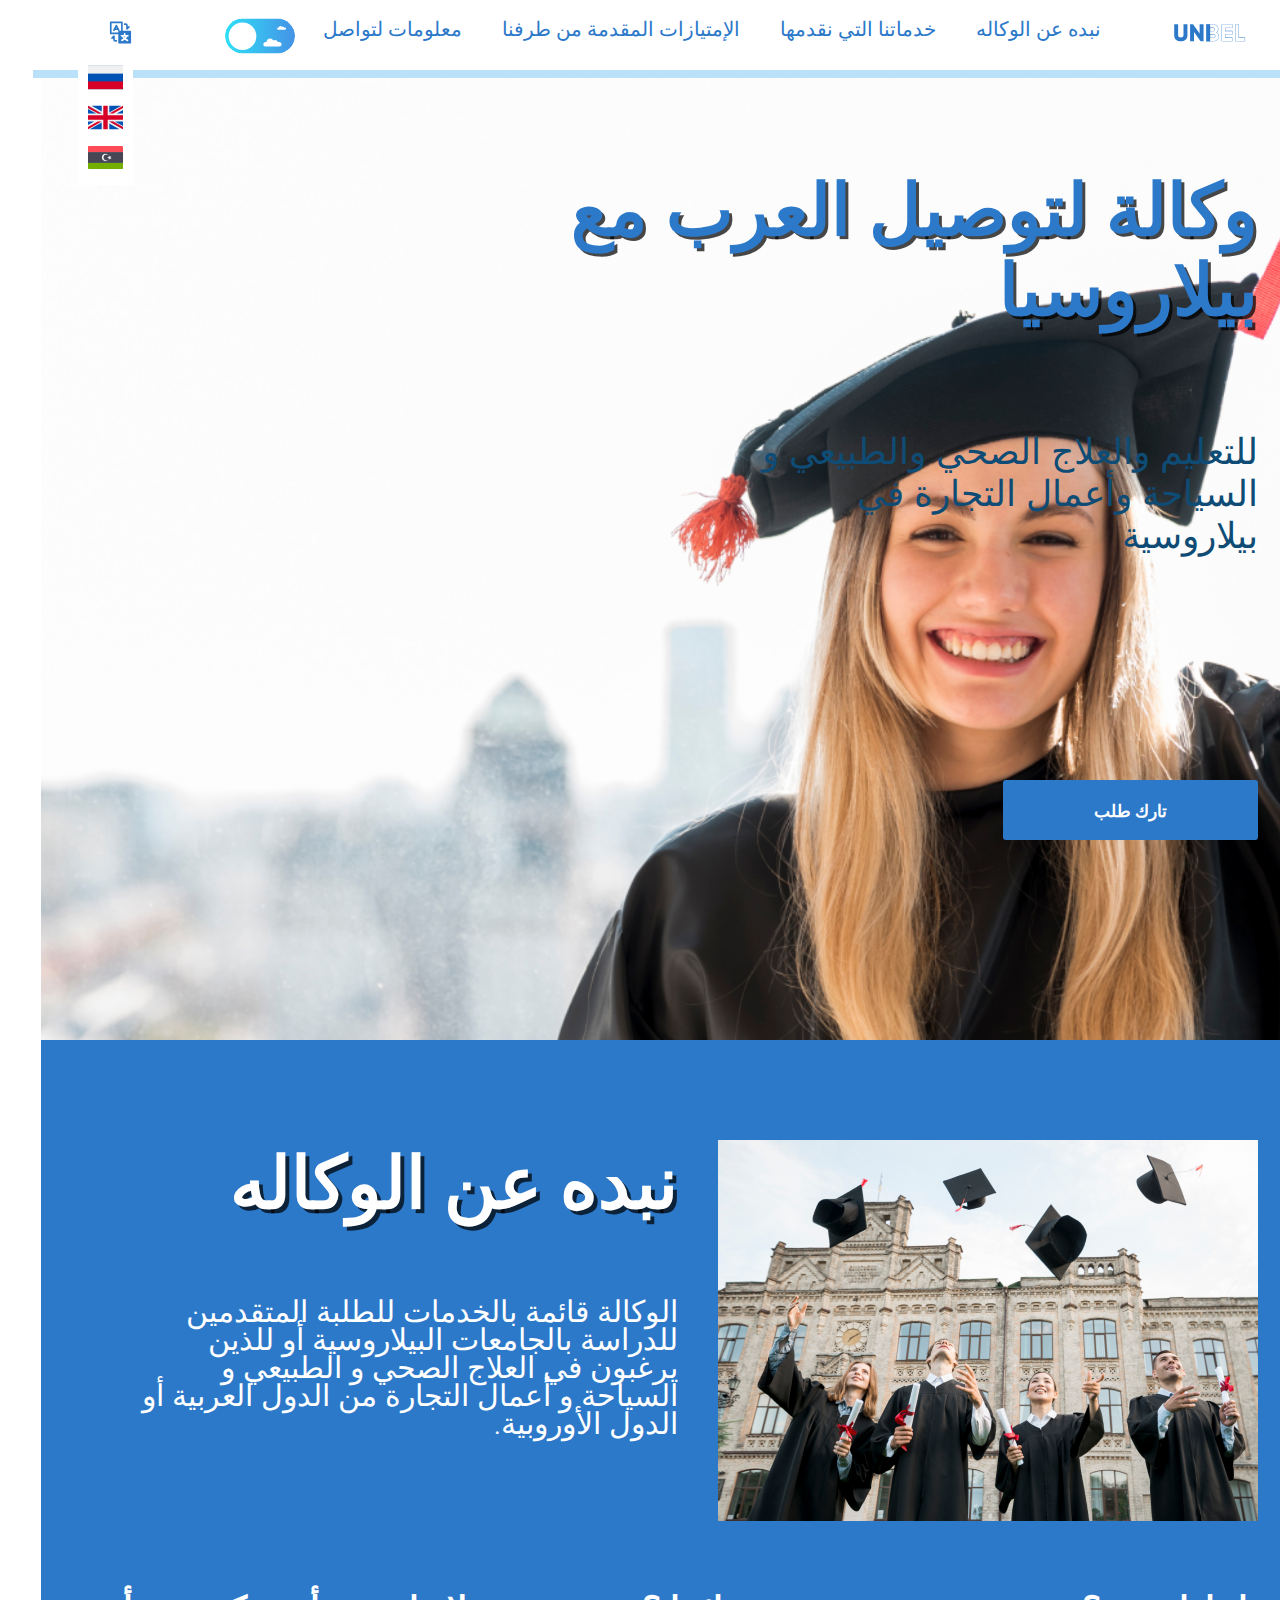
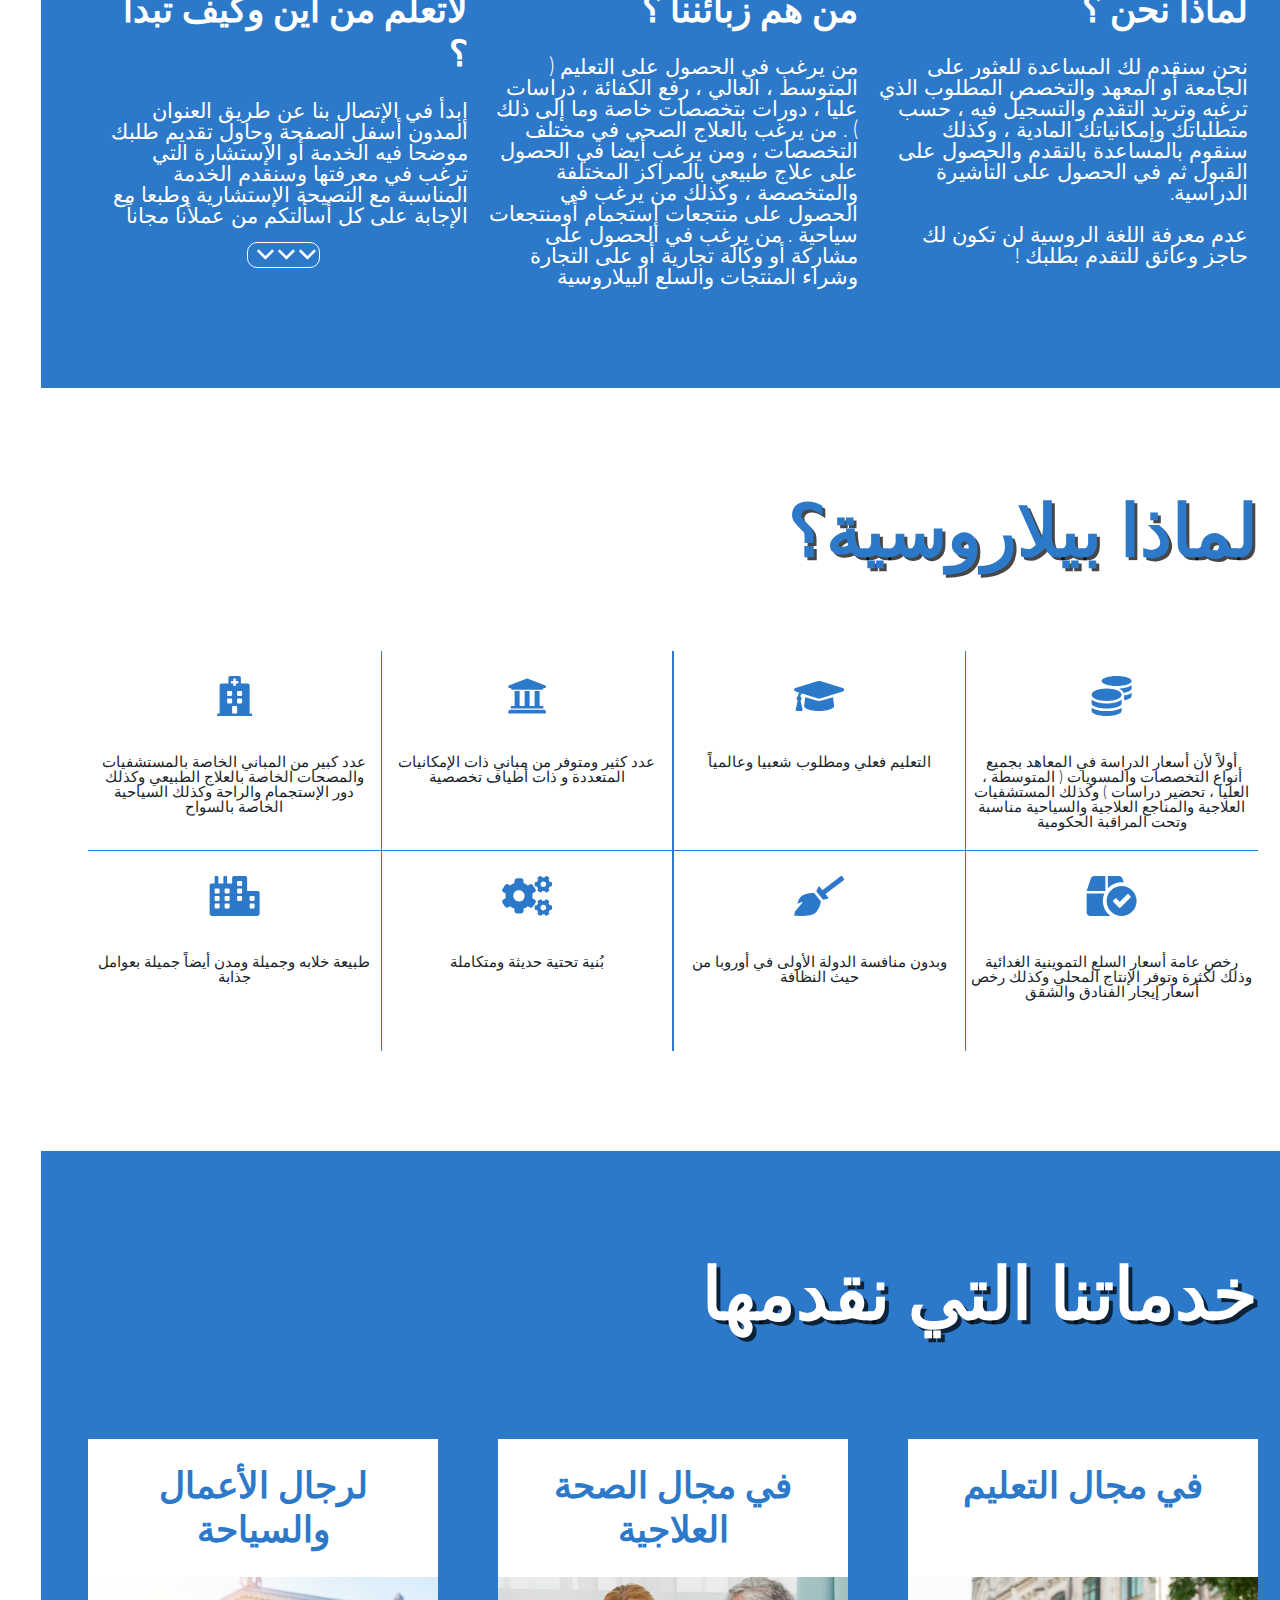
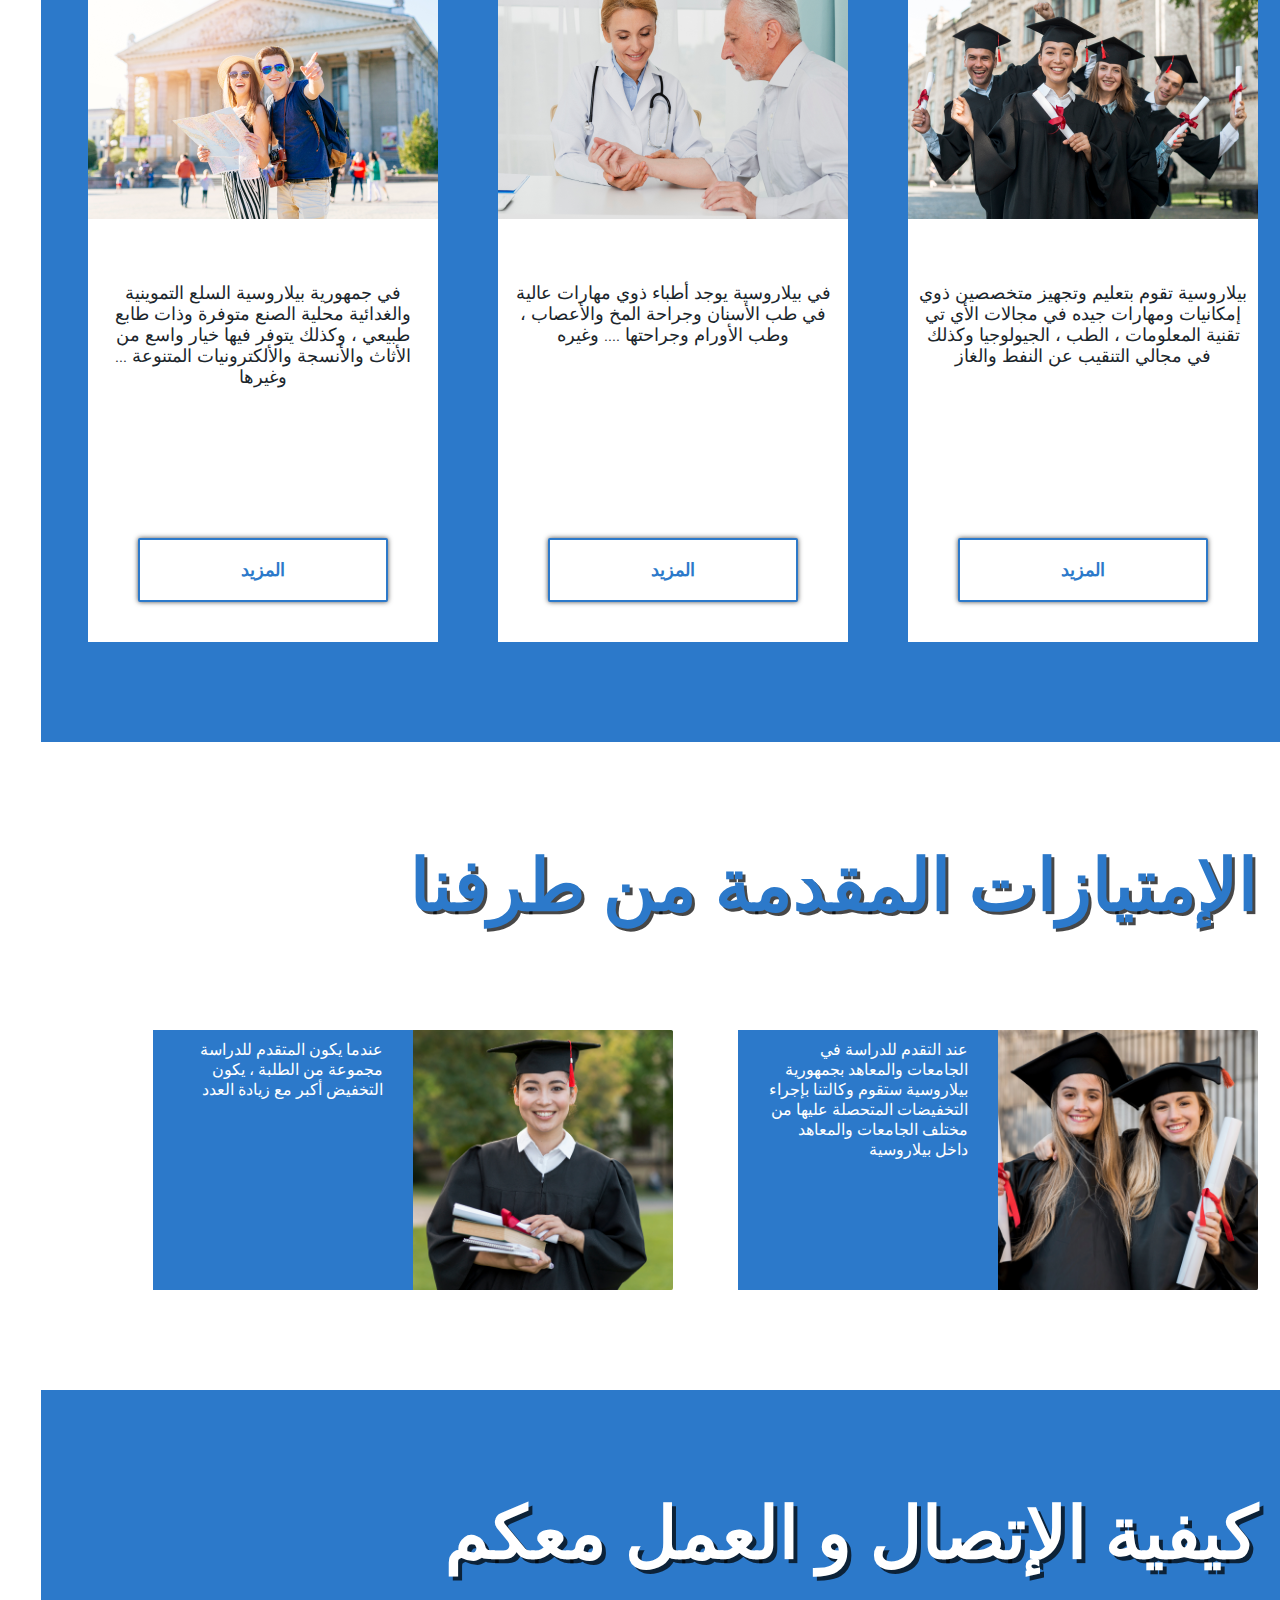
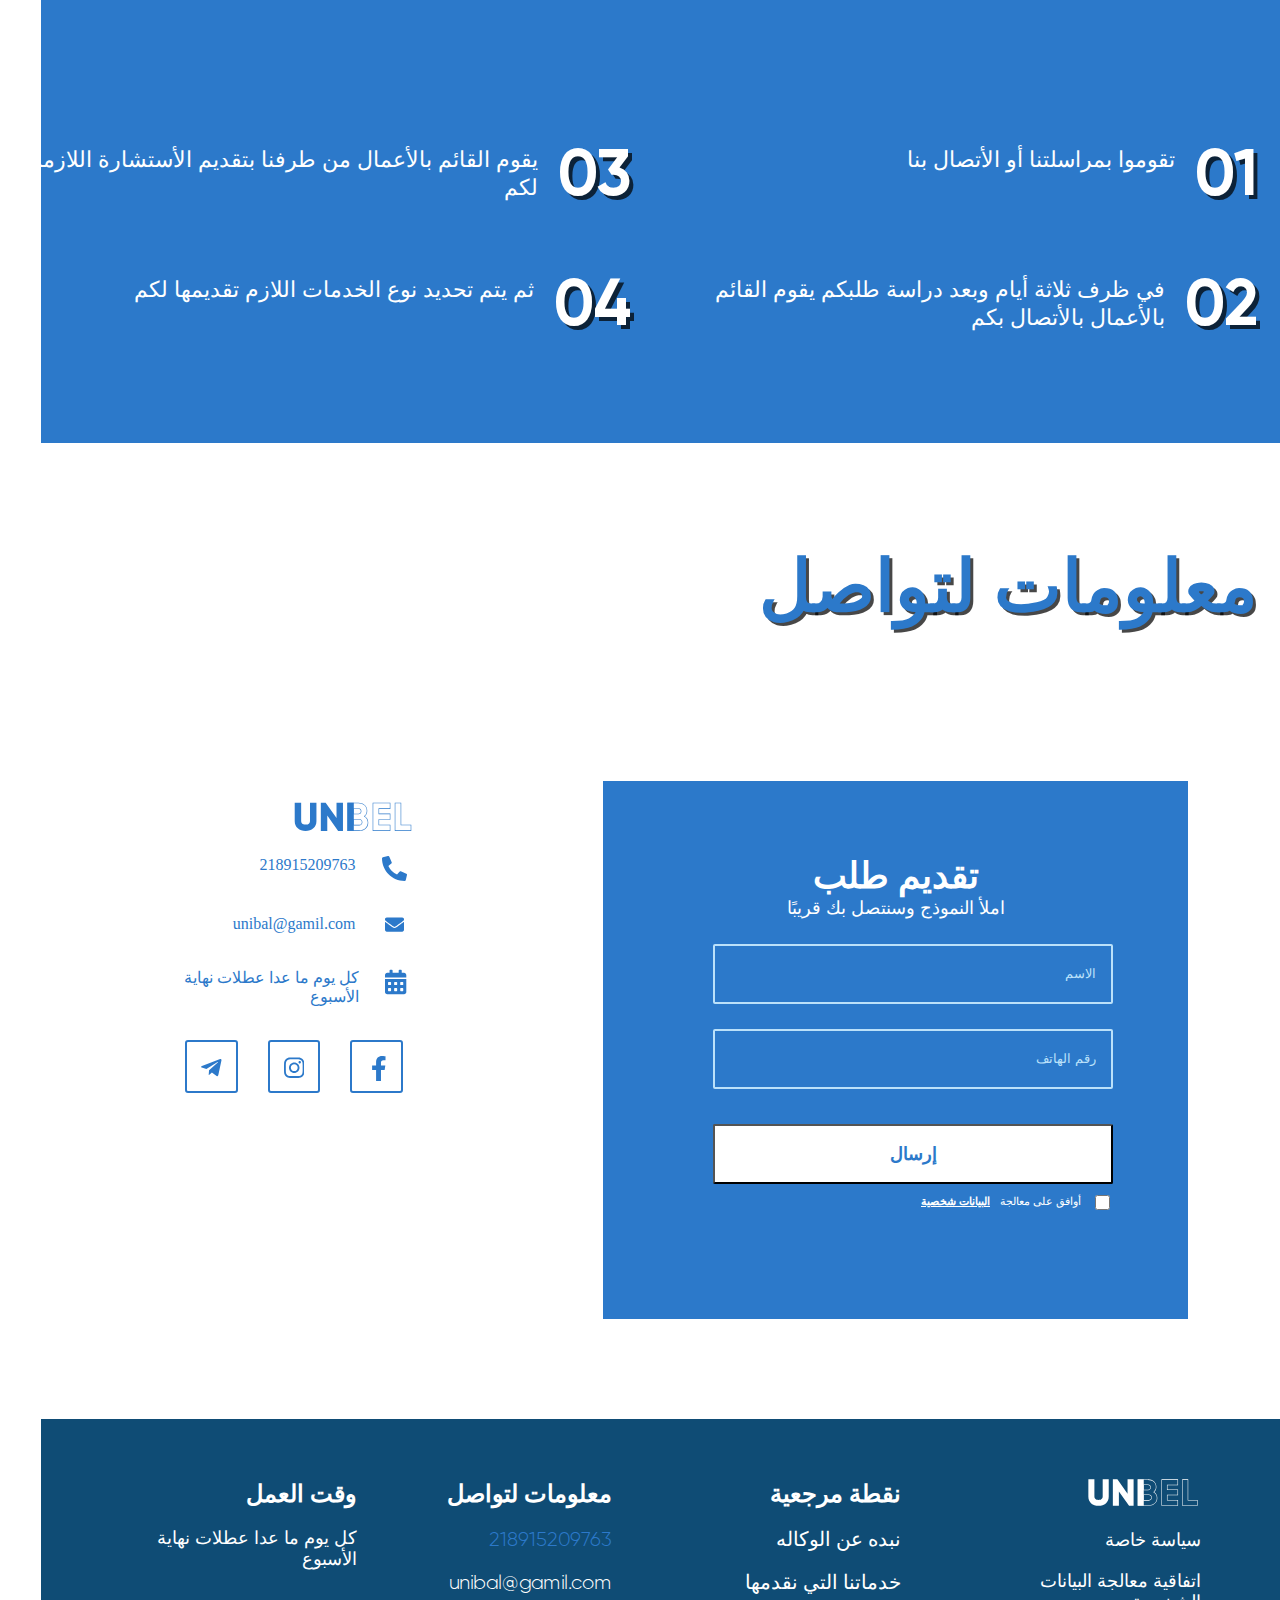
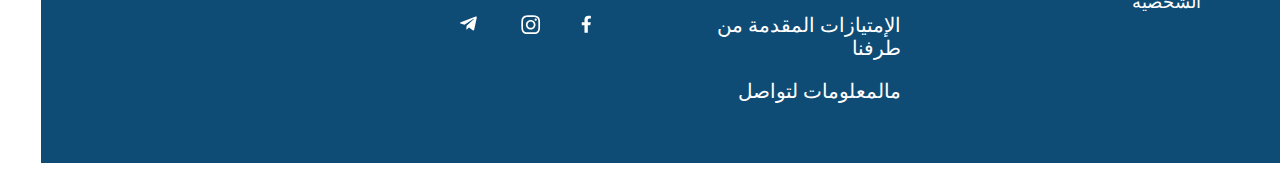
<file: index.html>
<!DOCTYPE html PUBLIC "-//W3C//DTD XHTML 1.0 Strict//EN"
	"http://www.w3.org/TR/xhtml1/DTD/xhtml1-strict.dtd">
<html xmlns="http://www.w3.org/1999/xhtml" xml:lang="en" class="light-theme" dir=rtl>
<head>
	<title>UNIBEL</title>
	<link href="css/style.css" rel="stylesheet">
	<meta http-equiv="content-type" content="text/html;charset=utf-8">
	<meta name="viewport" content="width=device-width, initial-scale=1.0, maximum-scale=1.0, user-scalable=0">
	<script src="https://ajax.googleapis.com/ajax/libs/jquery/3.5.1/jquery.min.js"></script>			

	
</head>
	<body>

		
		<script type="text/javascript">
			alert("If you want translate check menu. Don't use autotranslate");
		</script>
		<header id="header" class="header">
			<div class="container">
				<div class="header__body">
					<div class="header__logo">
					    <a href="#">
						<svg class="l" version="1.1" id="Слой_1" xmlns="http://www.w3.org/2000/svg" xmlns:xlink="http://www.w3.org/1999/xlink" x="0px" y="0px"
								 viewBox="0 0 2000 895" xml:space="preserve">
							<g>
								<g>
									<g>
										<path class="st1" d="M271.5,502.8V271.5H352v224.3c0,26.6,12.6,49.3,55.3,49.3c42.7,0,55.3-22.6,55.3-49.3V271.5H543v231.3
											c0,75.4-58.3,120.7-135.8,120.7S271.5,578.2,271.5,502.8z"/>
										<path class="st1" d="M874.6,271.5v352h-60.3L678.5,432.4v191.1H598v-352h60.3l135.8,191.1V271.5H874.6z"/>
										<path class="st1" d="M1010.1,271.5v352h-80.4v-352H1010.1z"/>
									</g>
									<g>
										<g>
											<path class="st1" d="M1067.4,278.5c28.7,0,54.9,9.1,74,25.7c19.7,17.2,30.2,40.7,30.2,67.8c0,13.2-2.5,25.3-7.5,36.2
												c-4.7,10.3-11.7,19.5-20.7,27.4l-7.1,6.2l7.9,5c12.5,7.9,22.3,18,29.1,30.1c7.2,12.8,10.9,27.4,10.9,43.4
												c0,27.9-10.7,52-30.9,69.6c-19.5,17-46.4,26.4-75.8,26.4H936.6v-338H1067.4 M1003.1,416.3h7h57.3c21.8,0,37.7-16.1,37.7-38.2
												c0-22.5-15.5-38.2-37.7-38.2h-57.3h-7v7v62.3V416.3 M1003.1,555.1h7h67.4c23.7,0,40.2-16.7,40.2-40.7c0-24-16.5-40.7-40.2-40.7
												h-67.4h-7v7v67.4V555.1 M1067.4,271.5H929.6v352h147.8c62.9,0,113.6-40.7,113.6-103.1c0-35.7-17.1-62.9-43.2-79.4
												c19.1-16.6,30.7-39.7,30.7-68.9C1178.5,311.2,1128.7,271.5,1067.4,271.5L1067.4,271.5z M1010.1,409.3v-62.3h57.3
												c18.6,0,30.7,13.1,30.7,31.2c0,18.1-12.6,31.2-30.7,31.2H1010.1L1010.1,409.3z M1010.1,548.1v-67.4h67.4
												c20.1,0,33.2,14.1,33.2,33.7c0,19.6-13.1,33.7-33.2,33.7H1010.1L1010.1,548.1z"/>
										</g>
										<g>
											<path class="st1" d="M1460.3,278.5V342h-133.8h-7v7v58.3v7h7h133.8v62.4h-133.8h-7v7v62.3v7h7h133.8v63.4h-207.2v-338H1460.3
												 M1467.3,271.5h-221.2v352h221.2v-77.4h-140.8v-62.3h140.8v-76.4h-140.8V349h140.8V271.5L1467.3,271.5z"/>
										</g>
										<g>
											<path class="st1" d="M1595.8,278.5v267.5v7h7h118.7v63.4h-192.2v-338H1595.8 M1602.8,271.5h-80.5v352h206.2v-77.4h-125.7V271.5
												L1602.8,271.5z"/>
										</g>
									</g>
								</g>
							</g>
							</svg>
					    </a>
					</div>
					<nav class="header_menu open" id="header_menu">
						<ul class="header__list">
							<li>
								<a href="#about_pole" class="header_link about_menu" id="about">
									نبده عن الوكاله 
								</a>
							</li>
							<li>
								<a href="#services_text" class="header_link services_menu" id="services">
									خدماتنا التي نقدمها  
								</a>
							</li>
							<li>
								<a href="#shares_text" class="header_link shares_menu" id="shares">
									الإمتيازات المقدمة من طرفنا 
								</a>
							</li>
							<li>
								<a href="#contacts_pole" class="header_link contacts_menu" id="contacts">
									معلومات لتواصل  
								</a>
							</li>
							<div class="toggle_lang">
								<div class="toggle_lang_light">
									<svg width="70" height="36" viewBox="0 0 70 36" class="light" xmlns="http://www.w3.org/2000/svg">
										<mask id="mask0" mask-type="alpha" maskUnits="userSpaceOnUse" x="0" y="0" width="70" height="36">
											<rect x="70" y="35.5" width="70" height="35" rx="17.5" transform="rotate(180 70 35.5)" fill="#FF002E"/>
										</mask>
										<g mask="url(#mask0)">
										<rect x="70" y="35.5" width="70" height="35" rx="17.5" transform="rotate(180 70 35.5)" fill="url(#paint0_linear)"/>
										<circle cx="17.5" cy="18.2293" r="13.8158" transform="rotate(180 17.5 18.2293)" fill="white"/>
										<path d="M38.3158 26.224C38.3158 27.4951 39.3474 28.5267 40.6184 28.5267H54.2684C55.5395 28.5267 56.5711 27.4951 56.5711 26.224C56.5711 24.953 55.5395 23.9214 54.2684 23.9214C53.8079 23.9214 53.3842 24.0503 53.0158 24.2898C52.7026 22.9451 51.5053 21.9503 50.0684 21.9503C49.3868 21.9503 48.7605 22.1714 48.2632 22.5582C47.729 21.3056 46.4947 20.4398 45.0395 20.4398C43.1053 20.4398 41.5395 22.0056 41.5395 23.9398C41.5395 24.0135 41.5395 24.0688 41.5395 24.1424C41.2632 24.0135 40.95 23.9398 40.6184 23.9398C39.3474 23.9398 38.3158 24.9714 38.3158 26.224Z" fill="white"/>
										<path d="M52.1869 10.695C52.1869 11.3029 52.6843 11.8003 53.2922 11.8003H59.8685C60.4764 11.8003 60.9737 11.3029 60.9737 10.695C60.9737 10.0871 60.4764 9.58977 59.8685 9.58977C59.6474 9.58977 59.4448 9.66345 59.2606 9.77398C59.1132 9.12924 58.5237 8.65029 57.8422 8.65029C57.5106 8.65029 57.2158 8.76082 56.9764 8.94503C56.7185 8.33714 56.1106 7.91345 55.4106 7.91345C54.4711 7.91345 53.7343 8.66872 53.7343 9.58977C53.7343 9.62661 53.7343 9.64503 53.7343 9.68187C53.6053 9.62661 53.4395 9.58977 53.2922 9.58977C52.6658 9.58977 52.1869 10.0871 52.1869 10.695Z" fill="white"/>
										</g>
										<defs>
										<linearGradient id="paint0_linear" x1="70" y1="53" x2="140" y2="53" gradientUnits="userSpaceOnUse">
										<stop stop-color="#4593E6"/>
										<stop offset="1" stop-color="#2EDFF7"/>
										</linearGradient>
										</defs>
									</svg>

								</div>
								<div class="toggle_lang_dark">
									<svg width="70" height="36" viewBox="0 0 70 36" fill="none" class="dark" xmlns="http://www.w3.org/2000/svg">
										<mask id="mask0" mask-type="alpha" maskUnits="userSpaceOnUse" x="0" y="0" width="70" height="36">
										<rect x="70" y="35.5" width="70" height="35" rx="17.5" transform="rotate(180 70 35.5)" fill="#FF002E"/>
										</mask>
										<g mask="url(#mask0)">
										<rect y="0.5" width="70" height="35" rx="17.5" fill="url(#paint0_linear)"/>
										<g filter="url(#filter0_i)">
										<circle cx="52.5" cy="18.2294" r="13.8158" fill="white"/>
										</g>
										<g filter="url(#filter1_i)">
										<circle cx="47.8948" cy="16.256" r="3.94737" fill="#F2F2F2"/>
										</g>
										<g filter="url(#filter2_i)">
										<circle cx="55.7895" cy="12.3085" r="1.31579" fill="#F2F2F2"/>
										</g>
										<g filter="url(#filter3_i)">
										<circle cx="45.2632" cy="22.8348" r="1.31579" fill="#F2F2F2"/>
										</g>
										<g filter="url(#filter4_i)">
										<circle cx="61.7105" cy="18.2295" r="1.97368" fill="#F2F2F2"/>
										</g>
										<g filter="url(#filter5_i)">
										<circle cx="49.8685" cy="28.7559" r="1.97368" fill="#F2F2F2"/>
										</g>
										<g filter="url(#filter6_i)">
										<circle cx="57.7631" cy="24.8083" r="0.657895" fill="#F2F2F2"/>
										</g>
										<circle cx="7.36843" cy="17.6771" r="0.552632" fill="white"/>
										<circle cx="15.1052" cy="28.7299" r="0.552632" fill="white"/>
										<circle cx="18.2368" cy="14.5453" r="0.552632" fill="white"/>
										<circle cx="28.4605" cy="24.5849" r="0.276316" fill="white"/>
										<circle cx="33.6185" cy="14.0849" r="0.276316" fill="white"/>
										<circle cx="11.3289" cy="5.97993" r="0.276316" fill="white"/>
										<circle cx="25.0526" cy="5.15078" r="0.552632" fill="white"/>
										</g>
										<defs>
										<filter id="filter0_i" x="36.6842" y="2.41357" width="29.6316" height="29.6316" filterUnits="userSpaceOnUse" color-interpolation-filters="sRGB">
										<feFlood flood-opacity="0" result="BackgroundImageFix"/>
										<feBlend mode="normal" in="SourceGraphic" in2="BackgroundImageFix" result="shape"/>
										<feColorMatrix in="SourceAlpha" type="matrix" values="0 0 0 0 0 0 0 0 0 0 0 0 0 0 0 0 0 0 127 0" result="hardAlpha"/>
										<feOffset dx="-2" dy="-2"/>
										<feGaussianBlur stdDeviation="2"/>
										<feComposite in2="hardAlpha" operator="arithmetic" k2="-1" k3="1"/>
										<feColorMatrix type="matrix" values="0 0 0 0 0.5 0 0 0 0 0.5 0 0 0 0 0.5 0 0 0 0.4 0"/>
										<feBlend mode="normal" in2="shape" result="effect1_innerShadow"/>
										</filter>
										<filter id="filter1_i" x="39.9474" y="12.3086" width="11.8947" height="11.8947" filterUnits="userSpaceOnUse" color-interpolation-filters="sRGB">
										<feFlood flood-opacity="0" result="BackgroundImageFix"/>
										<feBlend mode="normal" in="SourceGraphic" in2="BackgroundImageFix" result="shape"/>
										<feColorMatrix in="SourceAlpha" type="matrix" values="0 0 0 0 0 0 0 0 0 0 0 0 0 0 0 0 0 0 127 0" result="hardAlpha"/>
										<feOffset dx="-4" dy="4"/>
										<feGaussianBlur stdDeviation="2.5"/>
										<feComposite in2="hardAlpha" operator="arithmetic" k2="-1" k3="1"/>
										<feColorMatrix type="matrix" values="0 0 0 0 0.3 0 0 0 0 0.29375 0 0 0 0 0.29375 0 0 0 0.05 0"/>
										<feBlend mode="normal" in2="shape" result="effect1_innerShadow"/>
										</filter>
										<filter id="filter2_i" x="50.4738" y="10.9927" width="6.63158" height="6.63158" filterUnits="userSpaceOnUse" color-interpolation-filters="sRGB">
										<feFlood flood-opacity="0" result="BackgroundImageFix"/>
										<feBlend mode="normal" in="SourceGraphic" in2="BackgroundImageFix" result="shape"/>
										<feColorMatrix in="SourceAlpha" type="matrix" values="0 0 0 0 0 0 0 0 0 0 0 0 0 0 0 0 0 0 127 0" result="hardAlpha"/>
										<feOffset dx="-4" dy="4"/>
										<feGaussianBlur stdDeviation="2.5"/>
										<feComposite in2="hardAlpha" operator="arithmetic" k2="-1" k3="1"/>
										<feColorMatrix type="matrix" values="0 0 0 0 0.3 0 0 0 0 0.3 0 0 0 0 0.3 0 0 0 0.05 0"/>
										<feBlend mode="normal" in2="shape" result="effect1_innerShadow"/>
										</filter>
										<filter id="filter3_i" x="39.9474" y="21.519" width="6.63158" height="6.63158" filterUnits="userSpaceOnUse" color-interpolation-filters="sRGB">
										<feFlood flood-opacity="0" result="BackgroundImageFix"/>
										<feBlend mode="normal" in="SourceGraphic" in2="BackgroundImageFix" result="shape"/>
										<feColorMatrix in="SourceAlpha" type="matrix" values="0 0 0 0 0 0 0 0 0 0 0 0 0 0 0 0 0 0 127 0" result="hardAlpha"/>
										<feOffset dx="-4" dy="4"/>
										<feGaussianBlur stdDeviation="2.5"/>
										<feComposite in2="hardAlpha" operator="arithmetic" k2="-1" k3="1"/>
										<feColorMatrix type="matrix" values="0 0 0 0 0.3 0 0 0 0 0.3 0 0 0 0 0.3 0 0 0 0.05 0"/>
										<feBlend mode="normal" in2="shape" result="effect1_innerShadow"/>
										</filter>
										<filter id="filter4_i" x="55.7368" y="16.2559" width="7.94737" height="7.94737" filterUnits="userSpaceOnUse" color-interpolation-filters="sRGB">
										<feFlood flood-opacity="0" result="BackgroundImageFix"/>
										<feBlend mode="normal" in="SourceGraphic" in2="BackgroundImageFix" result="shape"/>
										<feColorMatrix in="SourceAlpha" type="matrix" values="0 0 0 0 0 0 0 0 0 0 0 0 0 0 0 0 0 0 127 0" result="hardAlpha"/>
										<feOffset dx="-4" dy="4"/>
										<feGaussianBlur stdDeviation="2.5"/>
										<feComposite in2="hardAlpha" operator="arithmetic" k2="-1" k3="1"/>
										<feColorMatrix type="matrix" values="0 0 0 0 0.3 0 0 0 0 0.3 0 0 0 0 0.3 0 0 0 0.05 0"/>
										<feBlend mode="normal" in2="shape" result="effect1_innerShadow"/>
										</filter>
										<filter id="filter5_i" x="43.8948" y="26.7822" width="7.94737" height="7.94737" filterUnits="userSpaceOnUse" color-interpolation-filters="sRGB">
										<feFlood flood-opacity="0" result="BackgroundImageFix"/>
										<feBlend mode="normal" in="SourceGraphic" in2="BackgroundImageFix" result="shape"/>
										<feColorMatrix in="SourceAlpha" type="matrix" values="0 0 0 0 0 0 0 0 0 0 0 0 0 0 0 0 0 0 127 0" result="hardAlpha"/>
										<feOffset dx="-4" dy="4"/>
										<feGaussianBlur stdDeviation="2.5"/>
										<feComposite in2="hardAlpha" operator="arithmetic" k2="-1" k3="1"/>
										<feColorMatrix type="matrix" values="0 0 0 0 0.3 0 0 0 0 0.3 0 0 0 0 0.3 0 0 0 0.05 0"/>
										<feBlend mode="normal" in2="shape" result="effect1_innerShadow"/>
										</filter>
										<filter id="filter6_i" x="53.1052" y="24.1504" width="5.31579" height="5.31579" filterUnits="userSpaceOnUse" color-interpolation-filters="sRGB">
										<feFlood flood-opacity="0" result="BackgroundImageFix"/>
										<feBlend mode="normal" in="SourceGraphic" in2="BackgroundImageFix" result="shape"/>
										<feColorMatrix in="SourceAlpha" type="matrix" values="0 0 0 0 0 0 0 0 0 0 0 0 0 0 0 0 0 0 127 0" result="hardAlpha"/>
										<feOffset dx="-4" dy="4"/>
										<feGaussianBlur stdDeviation="2.5"/>
										<feComposite in2="hardAlpha" operator="arithmetic" k2="-1" k3="1"/>
										<feColorMatrix type="matrix" values="0 0 0 0 0 0 0 0 0 0 0 0 0 0 0 0 0 0 0.05 0"/>
										<feBlend mode="normal" in2="shape" result="effect1_innerShadow"/>
										</filter>
										<linearGradient id="paint0_linear" x1="70" y1="18" x2="-3.25963e-07" y2="18" gradientUnits="userSpaceOnUse">
										<stop stop-color="#575759"/>
										<stop offset="1" stop-color="#333336"/>
										</linearGradient>
										</defs>
									</svg>


								</div>
							</div>
						</ul>
					</nav>
					<div class="header_link" id="language">
								<div class="lan">
									<!-- <img src="icons/lan.svg" style="width: 25px; height: 25px;"> -->
									<svg class="all_fill" viewBox="0 0 512 512" xmlns="http://www.w3.org/2000/svg" style="width: 25px; height: 25px;"><title/><g id="Language_translator"><path d="M170.5,409.9019H151.6113a11.53,11.53,0,0,1-11.5132-11.5132V332a17.0951,17.0951,0,0,0-29.1865-12.0884L70.583,360.24A17.0956,17.0956,0,0,0,94.76,384.417l11.1421-11.1328v25.1045a45.7583,45.7583,0,0,0,45.7094,45.7094H170.5a17.0981,17.0981,0,0,0,0-34.1962Z"/><path d="M341.5,102.0981h18.9258a11.49,11.49,0,0,1,11.4761,11.4761V180a17.0956,17.0956,0,0,0,29.1865,12.0884L441.417,151.76A17.0956,17.0956,0,0,0,417.24,127.583l-11.1421,11.1328V113.5742a45.7186,45.7186,0,0,0-45.6723-45.6723H341.5a17.0981,17.0981,0,1,0,0,34.1962Z"/><path d="M341.5568,357.965a219.3123,219.3123,0,0,0,15.8144-18.3669H325.725A223.0726,223.0726,0,0,0,341.5568,357.965Z"/><path d="M455.5,219.9019H301.5981V47A17.0965,17.0965,0,0,0,284.5,29.9019H56.5A17.0965,17.0965,0,0,0,39.4019,47V275A17.0965,17.0965,0,0,0,56.5,292.0981H210.4019V465A17.0965,17.0965,0,0,0,227.5,482.0981h228A17.0965,17.0965,0,0,0,472.5981,465V237A17.0965,17.0965,0,0,0,455.5,219.9019ZM233.2983,200.8555l-47.5-95c-5.8076-11.5967-24.789-11.5967-30.5966,0l-47.5,95a17.1019,17.1019,0,0,0,30.5966,15.289l4.7721-9.5464H197.93l4.7721,9.5464a16.9394,16.9394,0,0,0,12.4977,9.0756A16.986,16.986,0,0,0,210.4019,237v20.9019H73.5981V64.0981H267.4019V219.9019H230.6334A17.0235,17.0235,0,0,0,233.2983,200.8555Zm-52.4645-28.4536H160.1662l10.3338-20.67ZM408,339.5981h-9.0918a249.0189,249.0189,0,0,1-31.5917,40.9711,167.6724,167.6724,0,0,0,37.4828,21.0387,17.0951,17.0951,0,1,1-12.5986,31.7842A205.0476,205.0476,0,0,1,341.5,404.0479a205.0476,205.0476,0,0,1-50.7007,29.3442,16.9144,16.9144,0,0,1-6.29,1.2153,17.103,17.103,0,0,1-6.3086-33,168.5475,168.5475,0,0,0,37.5164-21.0039,249.0876,249.0876,0,0,1-31.6253-41.0059H275a17.0981,17.0981,0,0,1,0-34.1962h49.4019V284.5a17.0981,17.0981,0,0,1,34.1962,0v20.9019H408a17.0981,17.0981,0,0,1,0,34.1962Z"/></g></svg>
							 	</div>
							 	<div class="lanpole active">
							 		<div>
								 		<a href="#" id="rus" language='russian'>
									 		<svg version="1.1" class="Capa_1" xmlns="http://www.w3.org/2000/svg" xmlns:xlink="http://www.w3.org/1999/xlink" x="0px" y="0px"
												viewBox="0 0 512 512" style="enable-background:new 0 0 512 512;" xml:space="preserve">
												<polygon style="fill:#F0F0F0;" points="0,85.33 0,199.107 0,312.885 0,426.662 512,426.662 512,312.885 512,199.107 512,85.33 "/>
												<rect y="85.333" style="fill:#0052B4;" width="512" height="341.337"/>
												<rect y="85.333" style="fill:#F0F0F0;" width="512" height="113.775"/>
												<rect y="312.884" style="fill:#D80027;" width="512" height="113.775"/>
											</svg>
								 		</a>
								 	</div>
								 	<div>	
								 		<a href="#" id="eng" language='english'>
								 			<svg version="1.1" class="Capa_1" xmlns="http://www.w3.org/2000/svg" xmlns:xlink="http://www.w3.org/1999/xlink" x="0px" y="0px" viewBox="0 0 512 512" style="enable-background:new 0 0 512 512;" xml:space="preserve">
											<rect y="85.333" style="fill:#F0F0F0;" width="512" height="341.337"/>
											<polygon style="fill:#D80027;" points="288,85.33 224,85.33 224,223.996 0,223.996 0,287.996 224,287.996 224,426.662 288,426.662 
												288,287.996 512,287.996 512,223.996 288,223.996 "/>
											<g>
												<polygon style="fill:#0052B4;" points="393.785,315.358 512,381.034 512,315.358 	"/>
												<polygon style="fill:#0052B4;" points="311.652,315.358 512,426.662 512,395.188 368.307,315.358 	"/>
												<polygon style="fill:#0052B4;" points="458.634,426.662 311.652,344.998 311.652,426.662 	"/>
											</g>
											<polygon style="fill:#F0F0F0;" points="311.652,315.358 512,426.662 512,395.188 368.307,315.358 "/>
											<polygon style="fill:#D80027;" points="311.652,315.358 512,426.662 512,395.188 368.307,315.358 "/>
											<g>
												<polygon style="fill:#0052B4;" points="90.341,315.356 0,365.546 0,315.356 	"/>
												<polygon style="fill:#0052B4;" points="200.348,329.51 200.348,426.661 25.491,426.661 	"/>
											</g>
											<polygon style="fill:#D80027;" points="143.693,315.358 0,395.188 0,426.662 0,426.662 200.348,315.358 "/>
											<g>
												<polygon style="fill:#0052B4;" points="118.215,196.634 0,130.958 0,196.634 	"/>
												<polygon style="fill:#0052B4;" points="200.348,196.634 0,85.33 0,116.804 143.693,196.634 	"/>
												<polygon style="fill:#0052B4;" points="53.366,85.33 200.348,166.994 200.348,85.33 	"/>
											</g>
											<polygon style="fill:#F0F0F0;" points="200.348,196.634 0,85.33 0,116.804 143.693,196.634 "/>
											<polygon style="fill:#D80027;" points="200.348,196.634 0,85.33 0,116.804 143.693,196.634 "/>
											<g>
												<polygon style="fill:#0052B4;" points="421.659,196.636 512,146.446 512,196.636 	"/>
												<polygon style="fill:#0052B4;" points="311.652,182.482 311.652,85.331 486.509,85.331 	"/>
											</g>
											<polygon style="fill:#D80027;" points="368.307,196.634 512,116.804 512,85.33 512,85.33 311.652,196.634 "/>
											</svg>
								 		</a>
								 	</div>
								 	<div>	
								 		<a href="#" id="ara" language='arabski' class="active">
								 			<svg version="1.1" class="Capa_1" xmlns="http://www.w3.org/2000/svg" xmlns:xlink="http://www.w3.org/1999/xlink" x="0px" y="0px"
												 viewBox="0 0 512.001 512.001" style="enable-background:new 0 0 512.001 512.001;" xml:space="preserve">
											<path style="fill:#73AF00;" d="M0,335.448h512v79.448c0,4.875-3.953,8.828-8.828,8.828H8.828c-4.875,0-8.828-3.953-8.828-8.828
												V335.448z"/>
											<path style="fill:#FF4B55;" d="M8.828,88.276h494.345c4.875,0,8.828,3.953,8.828,8.828v79.448H0V97.103
												C0,92.228,3.953,88.276,8.828,88.276z"/>
											<rect y="176.55" style="fill:#464655;" width="512" height="158.9"/>
											<g>
												<path style="fill:#F5F5F5;" d="M306.058,227.432l13.286,17.379l20.745-6.944c1.16-0.388,2.146,0.924,1.452,1.93l-12.424,18.006
													l13.014,17.583c0.727,0.983-0.215,2.327-1.387,1.977l-20.963-6.251l-12.701,17.811c-0.711,0.996-2.28,0.514-2.31-0.708
													l-0.533-21.869l-20.864-6.575c-1.166-0.367-1.194-2.008-0.04-2.415l20.634-7.264l-0.193-21.875
													C303.763,226.993,305.315,226.46,306.058,227.432z"/>
												<path style="fill:#F5F5F5;" d="M270.001,298.898c-23.672,0-42.876-19.203-42.876-42.898c0-23.65,19.203-42.897,42.876-42.897
													c8.808,0,16.93,2.709,23.699,7.294c1.036,0.702,2.22-0.66,1.352-1.562c-10.116-10.517-24.434-16.934-40.309-16.392
													c-27.274,0.93-49.852,22.797-51.594,50.031c-1.996,31.194,22.703,57.118,53.455,57.118c15.148,0,28.762-6.333,38.485-16.459
													c0.858-0.895-0.327-2.236-1.354-1.54C286.959,296.185,278.824,298.898,270.001,298.898z"/>
											</g>
											</svg>
								 		</a>
								 	</div>	
							 	</div>
							</div>
					<div class="header__burger">
						<svg id="mm1" class="mm" width="17" height="11" viewBox="0 0 17 11" xmlns="http://www.w3.org/2000/svg">
							<path d="M7.96588 10.3032C8.22835 10.5656 8.5958 10.5656 8.85827 10.3032L16.6273 2.58661C16.8898 2.37664 16.8898 1.95669 16.6273 1.69423L15.5774 0.69685C15.3675 0.434383 14.9475 0.434383 14.685 0.69685L8.43832 6.89108L2.13911 0.69685C1.87664 0.434383 1.50919 0.434383 1.24672 0.69685L0.19685 1.69423C-0.0656168 1.95669 -0.0656168 2.37664 0.19685 2.58661L7.96588 10.3032Z"/>
						</svg>
						<svg id="mm1" class="mm" width="17" height="11" viewBox="0 0 17 11" xmlns="http://www.w3.org/2000/svg">
							<path d="M7.96588 10.3032C8.22835 10.5656 8.5958 10.5656 8.85827 10.3032L16.6273 2.58661C16.8898 2.37664 16.8898 1.95669 16.6273 1.69423L15.5774 0.69685C15.3675 0.434383 14.9475 0.434383 14.685 0.69685L8.43832 6.89108L2.13911 0.69685C1.87664 0.434383 1.50919 0.434383 1.24672 0.69685L0.19685 1.69423C-0.0656168 1.95669 -0.0656168 2.37664 0.19685 2.58661L7.96588 10.3032Z"/>
						</svg>
						<svg id="mm1" class="mm" width="17" height="11" viewBox="0 0 17 11" xmlns="http://www.w3.org/2000/svg">
							<path d="M7.96588 10.3032C8.22835 10.5656 8.5958 10.5656 8.85827 10.3032L16.6273 2.58661C16.8898 2.37664 16.8898 1.95669 16.6273 1.69423L15.5774 0.69685C15.3675 0.434383 14.9475 0.434383 14.685 0.69685L8.43832 6.89108L2.13911 0.69685C1.87664 0.434383 1.50919 0.434383 1.24672 0.69685L0.19685 1.69423C-0.0656168 1.95669 -0.0656168 2.37664 0.19685 2.58661L7.96588 10.3032Z"/>
						</svg>
						<svg id="mm1" class="mm" width="17" height="11" viewBox="0 0 17 11" xmlns="http://www.w3.org/2000/svg">
							<path d="M7.96588 10.3032C8.22835 10.5656 8.5958 10.5656 8.85827 10.3032L16.6273 2.58661C16.8898 2.37664 16.8898 1.95669 16.6273 1.69423L15.5774 0.69685C15.3675 0.434383 14.9475 0.434383 14.685 0.69685L8.43832 6.89108L2.13911 0.69685C1.87664 0.434383 1.50919 0.434383 1.24672 0.69685L0.19685 1.69423C-0.0656168 1.95669 -0.0656168 2.37664 0.19685 2.58661L7.96588 10.3032Z"/>
						</svg>
					</div>
				</div>
			</div>
		</header>
		<div class="scroll">
		    <div class="progress-container">
		    	<div class="progress-bar" id="myBar"></div>
		  	</div>  
		</div>
		<script src="js/menu-script.js"></script>
		

		<section id="info" class="info">
			<div class="vstup">
				<div class="container">
					<div class="vstup_main_text">
						<div class="vstup_text vstup_texta back_text">
							وكالة لتوصيل العرب مع بيلاروسيا
						</div>
					</div>
					<div class="vstup_slogan back_text">
						للتعليم والعلاج الصحي والطبيعي و السياحة وأعمال التجارة في بيلاروسية 
					</div>
					<div class="vstup_zayvka">
						<a href="#contacts_pole">
							<div class="zayvka">
								تارك طلب
							</div>	
						</a>
					</div>
				</div>
			</div>
			<script src="js/menu-script.js"></script>
	

			<div class="about" id="about_pole">
				<div class="container">
					<div class="str" id="str1">
						<div class="about_img" id="#about_text">
							<img src="img/about.png" style="width: 540px;">
						</div>
						<div class="about_text">
							<div class="about_text_zag about_text_zaga back_text">
								نبده عن الوكاله
							</div>	
							<div class="about_text_under_zag">
								الوكالة قائمة بالخدمات للطلبة المتقدمين للدراسة بالجامعات البيلاروسية أو للذين يرغبون في العلاج الصحي و الطبيعي و السياحة و أعمال التجارة من الدول العربية أو الدول الأوروبية.
							</div>
						</div>
					</div>
					<div class="str" style="margin-top: 63px;">
						<div class="about_td">
							<div class="about_z about_z1 back_text">
								لماذا نحن ؟
							</div>
							<div class="about_t about_t1">
								نحن سنقدم لك المساعدة للعثور على الجامعة أو المعهد والتخصص المطلوب الذي ترغبه وتريد التقدم والتسجيل فيه ، حسب متطلباتك وإمكانياتك المادية ، وكذلك سنقوم بالمساعدة بالتقدم والحصول على القبول ثم في الحصول على التأشيرة الدراسية.</br></br>عدم معرفة اللغة الروسية لن تكون لك حاجز وعائق للتقدم بطلبك !
							</div>
						</div>	
						<div class="about_td">
							<div class="about_z about_z2 back_text">
								من هم زبائننا ؟
							</div>
							<div class="about_t about_t2">
								من يرغب في الحصول على التعليم ( المتوسط ، العالي ، رفع الكفائة ، دراسات عليا ، دورات بتخصصات خاصة وما إلى ذلك ) .
								من يرغب بالعلاج الصحي في مختلف التخصصات ، ومن يرغب أيضا في الحصول على علاج طبيعي بالمراكز المختلفة والمتخصصة ، وكذلك من يرغب في الحصول على منتجعات إستجمام أومنتجعات سياحية .
								من يرغب في الحصول على مشاركة أو وكالة تجارية أو على التجارة وشراء المنتجات والسلع البيلاروسية 
							</div>
						</div>
						<div class="about_td">
							<div class="about_z about_z3 back_text">
								لاتعلم من أين وكيف تبدأ ؟
							</div>
							<div class="about_t about_t3">
								إبدأ في الإتصال بنا عن طريق العنوان المدون أسفل الصفحة وحاول تقديم طلبك موضحا فيه الخدمة أو الإستشارة التي ترغب في معرفتها وسنقدم الخدمة المناسبة مع النصيحة الإستشارية وطبعا مع الإجابة على كل أسألتكم من عملأنا مجاناً 
							</div>
							<div class="about_kl">
								<a href="#how_work">
									<svg id="mm1" class="mm" width="17" height="11" viewBox="0 0 17 11" xmlns="http://www.w3.org/2000/svg">
										<path class="all_fill_footer" d="M7.96588 10.3032C8.22835 10.5656 8.5958 10.5656 8.85827 10.3032L16.6273 2.58661C16.8898 2.37664 16.8898 1.95669 16.6273 1.69423L15.5774 0.69685C15.3675 0.434383 14.9475 0.434383 14.685 0.69685L8.43832 6.89108L2.13911 0.69685C1.87664 0.434383 1.50919 0.434383 1.24672 0.69685L0.19685 1.69423C-0.0656168 1.95669 -0.0656168 2.37664 0.19685 2.58661L7.96588 10.3032Z"/>
									</svg>
									<svg id="mm1" class="mm" width="17" height="11" viewBox="0 0 17 11" xmlns="http://www.w3.org/2000/svg">
										<path class="all_fill_footer" d="M7.96588 10.3032C8.22835 10.5656 8.5958 10.5656 8.85827 10.3032L16.6273 2.58661C16.8898 2.37664 16.8898 1.95669 16.6273 1.69423L15.5774 0.69685C15.3675 0.434383 14.9475 0.434383 14.685 0.69685L8.43832 6.89108L2.13911 0.69685C1.87664 0.434383 1.50919 0.434383 1.24672 0.69685L0.19685 1.69423C-0.0656168 1.95669 -0.0656168 2.37664 0.19685 2.58661L7.96588 10.3032Z"/>
									</svg>
									<svg id="mm1" class="mm" width="17" height="11" viewBox="0 0 17 11" xmlns="http://www.w3.org/2000/svg">
										<path class="all_fill_footer" d="M7.96588 10.3032C8.22835 10.5656 8.5958 10.5656 8.85827 10.3032L16.6273 2.58661C16.8898 2.37664 16.8898 1.95669 16.6273 1.69423L15.5774 0.69685C15.3675 0.434383 14.9475 0.434383 14.685 0.69685L8.43832 6.89108L2.13911 0.69685C1.87664 0.434383 1.50919 0.434383 1.24672 0.69685L0.19685 1.69423C-0.0656168 1.95669 -0.0656168 2.37664 0.19685 2.58661L7.96588 10.3032Z"/>
									</svg>			
								</a>			
							</div>
						</div>		
					</div>
				</div>
			</div>
			
			<div class="why_text">
			<div class="container">	
				<div class="why_title">
					<div class="why_zag why_zaga back_text">لماذا بيلاروسية؟  </div>
				</div>
				<div class="why_grid">
					<div class="grid_items" id="wg1">
						<div>
							<!-- <img class="grid_items_icon" src="icons/coins-solid.svg"> -->
							<svg aria-hidden="true" focusable="false" data-prefix="fas" data-icon="coins" class="all_fill grid_items_icon svg-inline--fa fa-coins fa-w-16" role="img" xmlns="http://www.w3.org/2000/svg" viewBox="0 0 512 512">
							<path d="M0 405.3V448c0 35.3 86 64 192 64s192-28.7 192-64v-42.7C342.7 434.4 267.2 448 192 448S41.3 434.4 0 405.3zM320 128c106 0 192-28.7 192-64S426 0 320 0 128 28.7 128 64s86 64 192 64zM0 300.4V352c0 35.3 86 64 192 	64s192-28.7 192-64v-51.6c-41.3 34-116.9 51.6-192 51.6S41.3 334.4 0 300.4zm416 11c57.3-11.1 96-31.7 96-55.4v-42.7c-23.2 16.4-57.3 27.6-96 34.5v63.6zM192 160C86 160 0 195.8 0 240s86 80 192 80 192-35.8 192-80-86-80-192-80zm219.3 	56.3c60-10.8 100.7-32 100.7-56.3v-42.7c-35.5 25.1-96.5 38.6-160.7 41.8 29.5 14.3 51.2 33.5 60 57.2z">
							</path>
							</svg>	
						</div>
						<p class="why_point why_point1" >
							أولاً لأن أسعار الدراسة في المعاهد بجميع أنواع التخصصات والمسويات
							( المتوسطة ، العليا ، تحضير دراسات )
							وكذلك المستشفيات العلاجية والمناجع العلاجية والسياحية مناسبة وتحت المراقبة الحكومية 
						</p>
					</div>
					<div class="grid_items" id="wg2">
						<div>
							<!-- <img class="grid_items_icon" src="icons/graduation-cap-solid.svg"> -->
							<svg aria-hidden="true" focusable="false" data-prefix="fas" data-icon="graduation-cap" class="all_fill grid_items_icon svg-inline--fa fa-graduation-cap fa-w-20" role="img" xmlns="http://www.w3.org/2000/svg" viewBox="0 0 640 512"><path d="M622.34 153.2L343.4 67.5c-15.2-4.67-31.6-4.67-46.79 0L17.66 153.2c-23.54 7.23-23.54 38.36 0 45.59l48.63 14.94c-10.67 13.19-17.23 29.28-17.88 46.9C38.78 266.15 32 276.11 32 288c0 10.78 5.68 19.85 13.86 25.65L20.33 428.53C18.11 438.52 25.71 448 35.94 448h56.11c10.24 0 17.84-9.48 15.62-19.47L82.14 313.65C90.32 307.85 96 298.78 96 288c0-11.57-6.47-21.25-15.66-26.87.76-15.02 8.44-28.3 20.69-36.72L296.6 284.5c9.06 2.78 26.44 6.25 46.79 0l278.95-85.7c23.55-7.24 23.55-38.36 0-45.6zM352.79 315.09c-28.53 8.76-52.84 3.92-65.59 0l-145.02-44.55L128 384c0 35.35 85.96 64 192 64s192-28.65 192-64l-14.18-113.47-145.03 44.56z"></path></svg>
						</div>
						<p class="why_point why_point2">
							التعليم فعلي ومطلوب شعبيا وعالمياً 
						</p>
					</div>
					<div class="grid_items" id="wg3">
						<div>
							<!-- <img class="grid_items_icon" src="icons/university-solid.svg"> -->
							<svg aria-hidden="true" focusable="false" data-prefix="fas" data-icon="university" class="all_fill grid_items_icon svg-inline--fa fa-university fa-w-16" role="img" xmlns="http://www.w3.org/2000/svg" viewBox="0 0 512 512"><path d="M496 128v16a8 8 0 0 1-8 8h-24v12c0 6.627-5.373 12-12 12H60c-6.627 0-12-5.373-12-12v-12H24a8 8 0 0 1-8-8v-16a8 8 0 0 1 4.941-7.392l232-88a7.996 7.996 0 0 1 6.118 0l232 88A8 8 0 0 1 496 128zm-24 304H40c-13.255 0-24 10.745-24 24v16a8 8 0 0 0 8 8h464a8 8 0 0 0 8-8v-16c0-13.255-10.745-24-24-24zM96 192v192H60c-6.627 0-12 5.373-12 12v20h416v-20c0-6.627-5.373-12-12-12h-36V192h-64v192h-64V192h-64v192h-64V192H96z"></path></svg>
						</div>
						<p class="why_point why_point3">
							عدد كثير ومتوفر من مباني ذات الإمكانيات المتعددة و ذات أطياف تخصصية
						</p>
					</div>
					<div class="grid_items" id="wg4">
						<div>
							<!-- <img class="grid_items_icon" src="icons/hospital-solid.svg"> -->
							<svg aria-hidden="true" focusable="false" data-prefix="fas" data-icon="hospital" class="all_fill grid_items_icon svg-inline--fa fa-hospital fa-w-14" role="img" xmlns="http://www.w3.org/2000/svg" viewBox="0 0 448 512"><path d="M448 492v20H0v-20c0-6.627 5.373-12 12-12h20V120c0-13.255 10.745-24 24-24h88V24c0-13.255 10.745-24 24-24h112c13.255 0 24 10.745 24 24v72h88c13.255 0 24 10.745 24 24v360h20c6.627 0 12 5.373 12 12zM308 192h-40c-6.627 0-12 5.373-12 12v40c0 6.627 5.373 12 12 12h40c6.627 0 12-5.373 12-12v-40c0-6.627-5.373-12-12-12zm-168 64h40c6.627 0 12-5.373 12-12v-40c0-6.627-5.373-12-12-12h-40c-6.627 0-12 5.373-12 12v40c0 6.627 5.373 12 12 12zm104 128h-40c-6.627 0-12 5.373-12 12v84h64v-84c0-6.627-5.373-12-12-12zm64-96h-40c-6.627 0-12 5.373-12 12v40c0 6.627 5.373 12 12 12h40c6.627 0 12-5.373 12-12v-40c0-6.627-5.373-12-12-12zm-116 12c0-6.627-5.373-12-12-12h-40c-6.627 0-12 5.373-12 12v40c0 6.627 5.373 12 12 12h40c6.627 0 12-5.373 12-12v-40zM182 96h26v26a6 6 0 0 0 6 6h20a6 6 0 0 0 6-6V96h26a6 6 0 0 0 6-6V70a6 6 0 0 0-6-6h-26V38a6 6 0 0 0-6-6h-20a6 6 0 0 0-6 6v26h-26a6 6 0 0 0-6 6v20a6 6 0 0 0 6 6z"></path></svg>
						</div>
						<p class="why_point why_point4">
							عدد كبير من المباني الخاصة بالمستشفيات والمصحات الخاصة بالعلاج الطبيعي وكذلك دور الإستجمام والراحة وكذلك السياحية الخاصة بالسواح 
						</p>
					</div>
					<div class="grid_items" id="wg5">
						<div>
							<!-- <img class="grid_items_icon" src="icons/box-check-solid.svg"> -->
							<svg class="all_fill grid_items_icon" version="1.1" id="Слой_1" focusable="false"
								 xmlns="http://www.w3.org/2000/svg" xmlns:xlink="http://www.w3.org/1999/xlink" x="0px" y="0px" viewBox="0 0 640 512"
								 style="enable-background:new 0 0 640 512;" xml:space="preserve">
							<g>
								<path d="M304.6,512H48c-26.5,0-48-21.5-48-48V224h228.2c-12.9,29.4-20.2,61.9-20.2,96C208,398.6,246.1,468.2,304.6,512z M240,192
									H1.3c0.4-2.5,0.4-5,1.2-7.4L53.1,32.8C59.6,13.2,77.9,0,98.6,0H240V192z M640,320c0,106-86,192-192,192s-192-86-192-192
									s86-192,192-192S640,214,640,320z M448,80c-69.6,0-132.1,29.9-176,77.4V0h141.4c20.7,0,39,13.2,45.5,32.9l16.3,48.8
									C466.3,80.6,457.2,80,448,80z M562.2,260.3l-25.8-26c-4.3-4.3-11.3-4.4-15.6-0.1l-97.2,96.4l-42.1-42.5c-4.3-4.3-11.3-4.4-15.6-0.1
									l-26,25.8c-4.3,4.3-4.4,11.3-0.1,15.6l75.7,76.3c4.3,4.4,11.3,4.4,15.6,0.1l131-130C566.4,271.6,566.4,264.6,562.2,260.3z"/>
							</g>
							</svg>

						</div>
						<p class="why_point why_point5">
							رخص عامة أسعار السلع التموينية الغدائية  وذلك لكثرة وتوفر الإنتاج المحلي وكذلك رخص أسعار إيجار الفنادق والشقق  
						</p>
					</div>
					<div class="grid_items" id="wg6">
						<div>
							<!-- <img class="grid_items_icon" src="icons/broom-solid.svg"> -->
							<svg aria-hidden="true" focusable="false" data-prefix="fas" data-icon="broom" class="all_fill grid_items_icon svg-inline--fa fa-broom fa-w-20" role="img" xmlns="http://www.w3.org/2000/svg" viewBox="0 0 640 512"><path d="M256.47 216.77l86.73 109.18s-16.6 102.36-76.57 150.12C206.66 523.85 0 510.19 0 510.19s3.8-23.14 11-55.43l94.62-112.17c3.97-4.7-.87-11.62-6.65-9.5l-60.4 22.09c14.44-41.66 32.72-80.04 54.6-97.47 59.97-47.76 163.3-40.94 163.3-40.94zM636.53 31.03l-19.86-25c-5.49-6.9-15.52-8.05-22.41-2.56l-232.48 177.8-34.14-42.97c-5.09-6.41-15.14-5.21-18.59 2.21l-25.33 54.55 86.73 109.18 58.8-12.45c8-1.69 11.42-11.2 6.34-17.6l-34.09-42.92 232.48-177.8c6.89-5.48 8.04-15.53 2.55-22.44z"></path></svg>
						</div>
						<p class="why_point why_point6">
							وبدون منافسة الدولة الأولى في أوروبا من حيث النظافة  
						</p>
					</div>
					<div class="grid_items" id="wg7">
						<div>
							<!-- <img class="grid_items_icon" src="icons/cogs-solid.svg"> -->
							<svg aria-hidden="true" focusable="false" data-prefix="fas" data-icon="cogs" class="all_fill grid_items_icon svg-inline--fa fa-cogs fa-w-20" role="img" xmlns="http://www.w3.org/2000/svg" viewBox="0 0 640 512"><path d="M512.1 191l-8.2 14.3c-3 5.3-9.4 7.5-15.1 5.4-11.8-4.4-22.6-10.7-32.1-18.6-4.6-3.8-5.8-10.5-2.8-15.7l8.2-14.3c-6.9-8-12.3-17.3-15.9-27.4h-16.5c-6 0-11.2-4.3-12.2-10.3-2-12-2.1-24.6 0-37.1 1-6 6.2-10.4 12.2-10.4h16.5c3.6-10.1 9-19.4 15.9-27.4l-8.2-14.3c-3-5.2-1.9-11.9 2.8-15.7 9.5-7.9 20.4-14.2 32.1-18.6 5.7-2.1 12.1.1 15.1 5.4l8.2 14.3c10.5-1.9 21.2-1.9 31.7 0L552 6.3c3-5.3 9.4-7.5 15.1-5.4 11.8 4.4 22.6 10.7 32.1 18.6 4.6 3.8 5.8 10.5 2.8 15.7l-8.2 14.3c6.9 8 12.3 17.3 15.9 27.4h16.5c6 0 11.2 4.3 12.2 10.3 2 12 2.1 24.6 0 37.1-1 6-6.2 10.4-12.2 10.4h-16.5c-3.6 10.1-9 19.4-15.9 27.4l8.2 14.3c3 5.2 1.9 11.9-2.8 15.7-9.5 7.9-20.4 14.2-32.1 18.6-5.7 2.1-12.1-.1-15.1-5.4l-8.2-14.3c-10.4 1.9-21.2 1.9-31.7 0zm-10.5-58.8c38.5 29.6 82.4-14.3 52.8-52.8-38.5-29.7-82.4 14.3-52.8 52.8zM386.3 286.1l33.7 16.8c10.1 5.8 14.5 18.1 10.5 29.1-8.9 24.2-26.4 46.4-42.6 65.8-7.4 8.9-20.2 11.1-30.3 5.3l-29.1-16.8c-16 13.7-34.6 24.6-54.9 31.7v33.6c0 11.6-8.3 21.6-19.7 23.6-24.6 4.2-50.4 4.4-75.9 0-11.5-2-20-11.9-20-23.6V418c-20.3-7.2-38.9-18-54.9-31.7L74 403c-10 5.8-22.9 3.6-30.3-5.3-16.2-19.4-33.3-41.6-42.2-65.7-4-10.9.4-23.2 10.5-29.1l33.3-16.8c-3.9-20.9-3.9-42.4 0-63.4L12 205.8c-10.1-5.8-14.6-18.1-10.5-29 8.9-24.2 26-46.4 42.2-65.8 7.4-8.9 20.2-11.1 30.3-5.3l29.1 16.8c16-13.7 34.6-24.6 54.9-31.7V57.1c0-11.5 8.2-21.5 19.6-23.5 24.6-4.2 50.5-4.4 76-.1 11.5 2 20 11.9 20 23.6v33.6c20.3 7.2 38.9 18 54.9 31.7l29.1-16.8c10-5.8 22.9-3.6 30.3 5.3 16.2 19.4 33.2 41.6 42.1 65.8 4 10.9.1 23.2-10 29.1l-33.7 16.8c3.9 21 3.9 42.5 0 63.5zm-117.6 21.1c59.2-77-28.7-164.9-105.7-105.7-59.2 77 28.7 164.9 105.7 105.7zm243.4 182.7l-8.2 14.3c-3 5.3-9.4 7.5-15.1 5.4-11.8-4.4-22.6-10.7-32.1-18.6-4.6-3.8-5.8-10.5-2.8-15.7l8.2-14.3c-6.9-8-12.3-17.3-15.9-27.4h-16.5c-6 0-11.2-4.3-12.2-10.3-2-12-2.1-24.6 0-37.1 1-6 6.2-10.4 12.2-10.4h16.5c3.6-10.1 9-19.4 15.9-27.4l-8.2-14.3c-3-5.2-1.9-11.9 2.8-15.7 9.5-7.9 20.4-14.2 32.1-18.6 5.7-2.1 12.1.1 15.1 5.4l8.2 14.3c10.5-1.9 21.2-1.9 31.7 0l8.2-14.3c3-5.3 9.4-7.5 15.1-5.4 11.8 4.4 22.6 10.7 32.1 18.6 4.6 3.8 5.8 10.5 2.8 15.7l-8.2 14.3c6.9 8 12.3 17.3 15.9 27.4h16.5c6 0 11.2 4.3 12.2 10.3 2 12 2.1 24.6 0 37.1-1 6-6.2 10.4-12.2 10.4h-16.5c-3.6 10.1-9 19.4-15.9 27.4l8.2 14.3c3 5.2 1.9 11.9-2.8 15.7-9.5 7.9-20.4 14.2-32.1 18.6-5.7 2.1-12.1-.1-15.1-5.4l-8.2-14.3c-10.4 1.9-21.2 1.9-31.7 0zM501.6 431c38.5 29.6 82.4-14.3 52.8-52.8-38.5-29.6-82.4 14.3-52.8 52.8z"></path></svg>
						</div>
						<p class="why_point why_point7">
							 بُنية تحتية حديثة ومتكاملة 
						</p>
					</div>
					<div class="grid_items" id="wg8">
						<div>
							<!-- <img class="grid_items_icon" src="icons/city-solid.svg"> -->
							<svg aria-hidden="true" focusable="false" data-prefix="fas" data-icon="city" class="all_fill grid_items_icon svg-inline--fa fa-city fa-w-20" role="img" xmlns="http://www.w3.org/2000/svg" viewBox="0 0 640 512"><path d="M616 192H480V24c0-13.26-10.74-24-24-24H312c-13.26 0-24 10.74-24 24v72h-64V16c0-8.84-7.16-16-16-16h-16c-8.84 0-16 7.16-16 16v80h-64V16c0-8.84-7.16-16-16-16H80c-8.84 0-16 7.16-16 16v80H24c-13.26 0-24 10.74-24 24v360c0 17.67 14.33 32 32 32h576c17.67 0 32-14.33 32-32V216c0-13.26-10.75-24-24-24zM128 404c0 6.63-5.37 12-12 12H76c-6.63 0-12-5.37-12-12v-40c0-6.63 5.37-12 12-12h40c6.63 0 12 5.37 12 12v40zm0-96c0 6.63-5.37 12-12 12H76c-6.63 0-12-5.37-12-12v-40c0-6.63 5.37-12 12-12h40c6.63 0 12 5.37 12 12v40zm0-96c0 6.63-5.37 12-12 12H76c-6.63 0-12-5.37-12-12v-40c0-6.63 5.37-12 12-12h40c6.63 0 12 5.37 12 12v40zm128 192c0 6.63-5.37 12-12 12h-40c-6.63 0-12-5.37-12-12v-40c0-6.63 5.37-12 12-12h40c6.63 0 12 5.37 12 12v40zm0-96c0 6.63-5.37 12-12 12h-40c-6.63 0-12-5.37-12-12v-40c0-6.63 5.37-12 12-12h40c6.63 0 12 5.37 12 12v40zm0-96c0 6.63-5.37 12-12 12h-40c-6.63 0-12-5.37-12-12v-40c0-6.63 5.37-12 12-12h40c6.63 0 12 5.37 12 12v40zm160 96c0 6.63-5.37 12-12 12h-40c-6.63 0-12-5.37-12-12v-40c0-6.63 5.37-12 12-12h40c6.63 0 12 5.37 12 12v40zm0-96c0 6.63-5.37 12-12 12h-40c-6.63 0-12-5.37-12-12v-40c0-6.63 5.37-12 12-12h40c6.63 0 12 5.37 12 12v40zm0-96c0 6.63-5.37 12-12 12h-40c-6.63 0-12-5.37-12-12V76c0-6.63 5.37-12 12-12h40c6.63 0 12 5.37 12 12v40zm160 288c0 6.63-5.37 12-12 12h-40c-6.63 0-12-5.37-12-12v-40c0-6.63 5.37-12 12-12h40c6.63 0 12 5.37 12 12v40zm0-96c0 6.63-5.37 12-12 12h-40c-6.63 0-12-5.37-12-12v-40c0-6.63 5.37-12 12-12h40c6.63 0 12 5.37 12 12v40z"></path></svg>
						</div>
						<p class="why_point why_point8">
							طبيعة خلابه وجميلة ومدن أيضاً جميلة بعوامل جذابة 
						</p>
					</div>
				</div>
			</div>	
		</div>	

		<div class="services_pole" id="services_text">
 			<div class="container">
	 			<div class="services_zag services_zaga back_text">
	 				خدماتنا التي نقدمها   
	 			</div>
			 	<div class="services_content">	
			 				<div  id="pole1" class="active">
			 					<div class="services_z services_z1 back_text">
			 						 في مجال التعليم 	
			 					</div>
			 					<div class="services_ph">
			 						<img src="img/bakalavr1.png" class="services_photo">
			 						<div class="help_text" id="help_text1">click on the photo</div>
			 					</div>
			 					<div class="services_vod services_vod1" id="services_vod1">
									بيلاروسية تقوم بتعليم وتجهيز  متخصصين ذوي إمكانيات ومهارات جيده في مجالات الأي تي تقنية المعلومات ، الطب ، الجيولوجيا وكذلك في مجالي التنقيب عن النفط والغاز    	
			 					</div>
			 					<div class="services_t1" id="services_t1">
			 						<div class="blocks_in">
			 							<p class="t1">نحن نوفر وننظم مايخصك لكل المراحل الإدارية والتنظيمية  </p>
									</div>
									<div class="blocks_in">
										<p class="t2">نقدم كل الأستشارات التى تخص سفرك ودخولك وإقامتك في دولة بيلاروسية. </p> 
									</div>
									<div class="blocks_in">
										<p class="t3">سنقوم  بالإشراف على دراستك وإقامتك طيلة مدة الدراسة  </p>
	 								</div>
	 								<div class="blocks_in">
	 									<p class="t4">سنقوم بإجراء المراسلات للتأكيد على حجز المباني الدراسية المختارة  لدراستك   </p>
									</div>
									<div class="blocks_in">
										<p class="t5">سنعلمك بأماكن المباني الخاصة بالدراسة التخصصية المختارة  من طرفكم  </p>   
									</div>
									<div class="blocks_in">
										<p class="t6">سنساعدك على إيجاد الدورة الدراسية التى ترغبها ومكانها  </p>
									</div>
									<div class="blocks_in">
										<p class="t7">سنساعدك على العثور على المبنى الخاص بإقامتك طيلة فترة الدراسة  </p>
			 						</div>
			 						<div class="blocks_in">
			 							<p class="t8">سنساعدك على العثور على المبنى الخاص بإقامتك طيلة فترة الدراسة  </p>
			 						</div>
			 					</div>



				 				<div class="services_b services_b1" id="services_b1">
									<div class="tb tb1">
										المزيد
									</div>
								</div>	
			 				</div>
			 				<div  id="pole2">
			 					<div class="services_z services_z2 back_text">
			 						في مجال الصحة العلاجية
			 					</div>
			 					<div class="services_ph">
			 						<img src="img/docter1.png" class="services_photo">
			 						<div class="help_text" id="help_text2">click on the photo</div>
			 					</div>
			 					<div class="services_vod services_vod2" id="services_vod2">
			 						 في بيلاروسية يوجد أطباء ذوي مهارات عالية في طب الأسنان وجراحة المخ والأعصاب ،  وطب الأورام وجراحتها .... وغيره 
			 					</div>
			 					<div class="services_t2" id="services_t2">
			 						<div class="blocks_in">
			 							<p class="t21">نحن نوفر وننظم مايخصك لكل المراحل الإدارية والتنظيمية  </p>
									</div>
									<div class="blocks_in">
										<p class="t22">نقدم كل الأستشارات التى تخص سفرك ودخولك وإقامتك في دولة بيلاروسية  </p>
									</div>
									<div class="blocks_in">
										<p class="t23">سنقوم  بالإشراف على دراستك وإقامتك طيلة مدة الدراسة  </p>
									</div>
									<div class="blocks_in">	
										<p class="t24">سنقوم بإجراء المراسلات للتأكيد على حجز المباني الدراسية المختارة  لدراستك  </p>
									</div>
									<div class="blocks_in">	
										<p class="t25">سنعلمك بأماكن المباني الخاصة بالدراسة التخصصية المختارة  من طرفكم  </p>
									</div>
									<div class="blocks_in">	
										<p class="t26">سنساعدك على إيجاد الدورة الدراسية المنتقى ومكانها  </p>
									</div>
									<div class="blocks_in">	
										<p class="t27">سنساعدك على العثور على المبنى الخاص بإقامتك طيلة فترة الدراسة و نساعدك في الحصول على العلاج الأفضل والمناسب لحالتك   </p>
			 						</div>
			 					</div>
			 					<div class="services_b services_b2" id="services_b2">
									<div class="tb tb2">
										المزيد
									</div>
								</div>
			 				</div>
			 				<div  id="pole3">
			 					<div class="services_z services_z3 back_text">
			 						لرجال الأعمال والسياحة
			 					</div>
			 					<div class="services_ph">
			 						<img src="img/man in black1.png" class="services_photo">
			 						<div class="help_text" id="help_text3">click on the photo</div>
			 					</div>
			 					<div class="services_vod services_vod3" id="services_vod3">
			 						في جمهورية بيلاروسية السلع التموينية والغدائية محلية الصنع متوفرة وذات طابع طبيعي ، وكذلك يتوفر فيها خيار واسع من الأثاث والأنسجة والألكترونيات المتنوعة ... وغيرها
			 					</div>
			 					<div class="services_t3" id="services_t3">
				 					<div class="blocks_in">	
				 						<p class="t31">نقدم لك الإستشارات في كل مواضيع الأعمال التي تختارونها في المجالات التجارية المختلفة داخل بيلاروسية. </p>
				 					</div>
				 					<div class="blocks_in">	
										<p class="t32">نساعدك في إختيار الهيئات والشركات لإجراء التعاقدات وتبادل المصالح والتعاون  </p>
									</div>
									<div class="blocks_in">	
										<p class="t33">نوفر لك إستشاريين وخبراء عرب يتقنون اللغة المحلية لمساعدتكم لإجراء الإتفاقيات المطلوبة  </p>
				 					</div>
				 					<div class="blocks_in">	
										<p class="t34">سنقوم بإجراء جولات سياحية للأماكن الجميلة والجذابة وسنعرض عليكم جولات مختلفة للصيد البري والبحري و و و وغيرها من عروض سياحية ممتعة  </p>
			 						</div>
			 					</div>
								<div class="services_b services_b3" id="services_b3">
									<div class="tb tb3">
										المزيد
									</div>
								</div>
			 				</div>
	 					</div>			
					</div>			 				
	 			</div>	
 			</div>
 		</div>



		<div class="shares_pole" id="shares_text">
			<div class="container">
				<div class="shares_title">	
					<div class="shares_zag shares_zaga back_text">
						الإمتيازات المقدمة من طرفنا 
					</div>
				</div>
				<div class="shares_str2">
					<div class="shares_column">
						<div class="shares">
							<div class="shares_img" style="background-image: url(img/shares1.png);"></div>
							<div class="shares_inf">
								<div class="shares_text shares_t1">
									عند التقدم للدراسة في الجامعات والمعاهد بجمهورية  بيلاروسية ستقوم وكالتنا بإجراء التخفيضات المتحصلة عليها من مختلف الجامعات والمعاهد داخل  بيلاروسية 
								</div>
							</div>
						</div>	
					</div>
					<div class="shares_column">
						<div class="shares">
							<div class="shares_img" style="background-image: url(img/shares2.png);"></div>
							<div class="shares_inf">
								<div class="shares_text shares_t2">
									عندما يكون المتقدم للدراسة مجموعة من الطلبة ، يكون التخفيض أكبر مع زيادة العدد
								</div>
							</div>
						</div>	
					</div>
				</div>
			</div>		
		</div>	




		<div class="how_work" id="how_work">
			<div class="container">
				<div class="how_work_zag how_work_zaga back_text">
					كيفية الإتصال و العمل معكم
				</div>
				<div class="how_work_str2">
					<div class="how_work_str2_td1">
						<div class="how_content">
							<div class="how_work_str2_td1_str1_chisla">
								<div class="chisla chisla_back back_text">01</div>
							</div>
							<div class="how_work_str2_td1_str1_text">
								<div class="how_work_text how_text1" id="how_text1">	
									تقوموا بمراسلتنا أو الأتصال بنا
								</div>	
							</div>
							
								
						</div>
						<div class="how_content">
							<div class="how_work_str2_td1_str1_chisla">
								<div class="chisla chisla_back back_text">02</div>
							</div>
							<div class="how_work_str2_td1_str1_text">
								<div class="how_work_text how_text2" id="how_text2">	
									في ظرف ثلاثة أيام وبعد دراسة طلبكم يقوم القائم بالأعمال بالأتصال بكم
								</div>	
							</div>
							
							
						</div>
					</div>
					<div class="how_work_str2_td2">
						<div class="how_content">
							<div class="how_work_str2_td1_str1_chisla">
								<div class="chisla chisla_back back_text chdob_back">03</div>
							</div>
							<div class="how_work_str2_td1_str1_text">
								<div class="how_work_text how_text3" id="how_text3"> 	
									يقوم القائم بالأعمال من طرفنا بتقديم الأستشارة اللازمة لكم
								</div>	
							</div>
							
						</div>
						<div class="how_content">
							<div class="how_work_str2_td1_str1_chisla">
								<div class="chisla chisla_back back_text chdob_back">04</div>
							</div>
							<div class="how_work_str2_td1_str1_text">
								<div class="how_work_text how_text4" id="how_text4">	
									ثم يتم تحديد نوع الخدمات اللازم تقديمها لكم
								</div>	
							</div>
							
						</div>
					</div>
				</div>
			</div>	
		</div>



		<div class="contacts_pole" id="contacts_pole">
			<div class="container">
				<div class="contacts_pole_str1">	
					<div class="contact_zag contact_zaga back_text">
						معلومات لتواصل
					</div>
				</div>	
				<div class="contact_str2">
					<div class="column" id="column1">
					    <div class="contact_p contact_p1">
					    	<div class="zayvka1 back_text">
					    		تقديم طلب
					    	</div>
						    <div class="under_zayvka">
						    	املأ النموذج وسنتصل بك قريبًا
						    </div>
							<form action="" method="post">
							    <input type="text" placeholder="الاسم" name="name" class="pole111 pole_place1" id="namevvod" required>
							    <input type="text" placeholder="رقم الهاتف" name="phone" class="pole111 pole_place1" id="phonevvod" required>
							    <a href="window.html">
							    	<button type="submit" class="registerbtn">إرسال</button>
								</a>
								<div class="sogla">
							    	<div class="hu">	
							    		<input type="checkbox" class="squrt" required>
							    		<p class="con">أوافق على معالجة </p>
						    		</div>
							    		<a href="politika.html">
							    			<p class="conf">
							    				البيانات شخصية  
							    			</p>
							    		</a>
						    	</div>
							</form>		
					    </div>
					</div>
					<div class="column" id="column2">
						<div class="contact_p" id="contact_p2">
							<div id="contact-logo">	
								<!-- <img src="icons/logo_UNIBEL_без_охраного_поляюзать_на_белом_фоне.svg" id="contact-logo"> -->
							<svg class="l" version="1.1" id="Слой_1" xmlns="http://www.w3.org/2000/svg" xmlns:xlink="http://www.w3.org/1999/xlink" x="0px" y="0px"
	 viewBox="0 0 2000 895" xml:space="preserve">
<g>
	<g>
		<g>
			<path class="st1" d="M271.5,502.8V271.5H352v224.3c0,26.6,12.6,49.3,55.3,49.3c42.7,0,55.3-22.6,55.3-49.3V271.5H543v231.3
				c0,75.4-58.3,120.7-135.8,120.7S271.5,578.2,271.5,502.8z"/>
			<path class="st1" d="M874.6,271.5v352h-60.3L678.5,432.4v191.1H598v-352h60.3l135.8,191.1V271.5H874.6z"/>
			<path class="st1" d="M1010.1,271.5v352h-80.4v-352H1010.1z"/>
		</g>
		<g>
			<g>
				<path class="st1" d="M1067.4,278.5c28.7,0,54.9,9.1,74,25.7c19.7,17.2,30.2,40.7,30.2,67.8c0,13.2-2.5,25.3-7.5,36.2
					c-4.7,10.3-11.7,19.5-20.7,27.4l-7.1,6.2l7.9,5c12.5,7.9,22.3,18,29.1,30.1c7.2,12.8,10.9,27.4,10.9,43.4
					c0,27.9-10.7,52-30.9,69.6c-19.5,17-46.4,26.4-75.8,26.4H936.6v-338H1067.4 M1003.1,416.3h7h57.3c21.8,0,37.7-16.1,37.7-38.2
					c0-22.5-15.5-38.2-37.7-38.2h-57.3h-7v7v62.3V416.3 M1003.1,555.1h7h67.4c23.7,0,40.2-16.7,40.2-40.7c0-24-16.5-40.7-40.2-40.7
					h-67.4h-7v7v67.4V555.1 M1067.4,271.5H929.6v352h147.8c62.9,0,113.6-40.7,113.6-103.1c0-35.7-17.1-62.9-43.2-79.4
					c19.1-16.6,30.7-39.7,30.7-68.9C1178.5,311.2,1128.7,271.5,1067.4,271.5L1067.4,271.5z M1010.1,409.3v-62.3h57.3
					c18.6,0,30.7,13.1,30.7,31.2c0,18.1-12.6,31.2-30.7,31.2H1010.1L1010.1,409.3z M1010.1,548.1v-67.4h67.4
					c20.1,0,33.2,14.1,33.2,33.7c0,19.6-13.1,33.7-33.2,33.7H1010.1L1010.1,548.1z"/>
			</g>
			<g>
				<path class="st1" d="M1460.3,278.5V342h-133.8h-7v7v58.3v7h7h133.8v62.4h-133.8h-7v7v62.3v7h7h133.8v63.4h-207.2v-338H1460.3
					 M1467.3,271.5h-221.2v352h221.2v-77.4h-140.8v-62.3h140.8v-76.4h-140.8V349h140.8V271.5L1467.3,271.5z"/>
			</g>
			<g>
				<path class="st1" d="M1595.8,278.5v267.5v7h7h118.7v63.4h-192.2v-338H1595.8 M1602.8,271.5h-80.5v352h206.2v-77.4h-125.7V271.5
					L1602.8,271.5z"/>
			</g>
		</g>
	</g>
</g>
</svg>
							</div>
							<div class="strochki">
								<!-- <img src="icons/phone-alt-solid.svg" class="info_ph" style="width: 25px;"> -->
								<svg aria-hidden="true" focusable="false" data-prefix="fas" data-icon="phone-alt" width="25" class="all_fill info_ph svg-inline--fa fa-phone-alt fa-w-16" role="img" xmlns="http://www.w3.org/2000/svg" viewBox="0 0 512 512"><path d="M497.39 361.8l-112-48a24 24 0 0 0-28 6.9l-49.6 60.6A370.66 370.66 0 0 1 130.6 204.11l60.6-49.6a23.94 23.94 0 0 0 6.9-28l-48-112A24.16 24.16 0 0 0 122.6.61l-104 24A24 24 0 0 0 0 48c0 256.5 207.9 464 464 464a24 24 0 0 0 23.4-18.6l24-104a24.29 24.29 0 0 0-14.01-27.6z"></path></svg>
								<div id="phone">
									<a href="tel:+218915209763">218915209763</a>
								</div>
							</div>
							<div class="strochki">
								<!-- <img src="icons/envelope-solid.svg" class="info_ph" style="width: 25px; height: 19px;"> -->
								<svg aria-hidden="true" focusable="false" data-prefix="fas" data-icon="envelope" width="25" height="19" class="all_fill info_ph svg-inline--fa fa-envelope fa-w-16" role="img" xmlns="http://www.w3.org/2000/svg" viewBox="0 0 512 512"><path d="M502.3 190.8c3.9-3.1 9.7-.2 9.7 4.7V400c0 26.5-21.5 48-48 48H48c-26.5 0-48-21.5-48-48V195.6c0-5 5.7-7.8 9.7-4.7 22.4 17.4 52.1 39.5 154.1 113.6 21.1 15.4 56.7 47.8 92.2 47.6 35.7.3 72-32.8 92.3-47.6 102-74.1 131.6-96.3 154-113.7zM256 320c23.2.4 56.6-29.2 73.4-41.4 132.7-96.3 142.8-104.7 173.4-128.7 5.8-4.5 9.2-11.5 9.2-18.9v-19c0-26.5-21.5-48-48-48H48C21.5 64 0 85.5 0 112v19c0 7.4 3.4 14.3 9.2 18.9 30.6 23.9 40.7 32.4 173.4 128.7 16.8 12.2 50.2 41.8 73.4 41.4z"></path></svg>
								<div class="eamil"><a href="https://www.google.com">unibal@gamil.com</a></div>
							</div>
							<div class="strochki">
								<!-- <img src="icons/calendar-alt-solid.svg" class="info_ph" style="width: 25px; height: 28px;"> -->
								<svg aria-hidden="true" focusable="false" data-prefix="fas" data-icon="calendar-alt" width="25" height="28" class="all_fill info_ph svg-inline--fa fa-calendar-alt fa-w-14" role="img" xmlns="http://www.w3.org/2000/svg" viewBox="0 0 448 512"><path d="M0 464c0 26.5 21.5 48 48 48h352c26.5 0 48-21.5 48-48V192H0v272zm320-196c0-6.6 5.4-12 12-12h40c6.6 0 12 5.4 12 12v40c0 6.6-5.4 12-12 12h-40c-6.6 0-12-5.4-12-12v-40zm0 128c0-6.6 5.4-12 12-12h40c6.6 0 12 5.4 12 12v40c0 6.6-5.4 12-12 12h-40c-6.6 0-12-5.4-12-12v-40zM192 268c0-6.6 5.4-12 12-12h40c6.6 0 12 5.4 12 12v40c0 6.6-5.4 12-12 12h-40c-6.6 0-12-5.4-12-12v-40zm0 128c0-6.6 5.4-12 12-12h40c6.6 0 12 5.4 12 12v40c0 6.6-5.4 12-12 12h-40c-6.6 0-12-5.4-12-12v-40zM64 268c0-6.6 5.4-12 12-12h40c6.6 0 12 5.4 12 12v40c0 6.6-5.4 12-12 12H76c-6.6 0-12-5.4-12-12v-40zm0 128c0-6.6 5.4-12 12-12h40c6.6 0 12 5.4 12 12v40c0 6.6-5.4 12-12 12H76c-6.6 0-12-5.4-12-12v-40zM400 64h-48V16c0-8.8-7.2-16-16-16h-32c-8.8 0-16 7.2-16 16v48H160V16c0-8.8-7.2-16-16-16h-32c-8.8 0-16 7.2-16 16v48H48C21.5 64 0 85.5 0 112v48h448v-48c0-26.5-21.5-48-48-48z"></path></svg>
								<div class="time" id="time">كل يوم ما عدا عطلات نهاية الأسبوع</div>
							</div>
							<div class="social">
								<a href="https://www.facebook.com/UniBel-105974921235395/">	
									<div class="bord">
										<!-- <img src="icons/facebook-f-brands.svg" class="bord_ph" margin="auto"> -->
										<svg aria-hidden="true" focusable="false" data-prefix="fab" data-icon="facebook-f" margin="auto" id="bord_face" class="all_fill bord_ph svg-inline--fa fa-facebook-f fa-w-10" role="img" xmlns="http://www.w3.org/2000/svg" viewBox="0 0 320 512"><path d="M279.14 288l14.22-92.66h-88.91v-60.13c0-25.35 12.42-50.06 52.24-50.06h40.42V6.26S260.43 0 225.36 0c-73.22 0-121.08 44.38-121.08 124.72v70.62H22.89V288h81.39v224h100.17V288z"></path></svg>
									</div>
								</a>
								<a href="" >	
									<div class="bord">
										<!-- <img src="icons/instagram-brands.svg" class="bord_ph" margin="auto"> -->
										<svg aria-hidden="true" focusable="false" data-prefix="fab" data-icon="instagram" margin="auto" class="all_fill bord_ph svg-inline--fa fa-instagram fa-w-14" role="img" xmlns="http://www.w3.org/2000/svg" viewBox="0 0 448 512"><path d="M224.1 141c-63.6 0-114.9 51.3-114.9 114.9s51.3 114.9 114.9 114.9S339 319.5 339 255.9 287.7 141 224.1 141zm0 189.6c-41.1 0-74.7-33.5-74.7-74.7s33.5-74.7 74.7-74.7 74.7 33.5 74.7 74.7-33.6 74.7-74.7 74.7zm146.4-194.3c0 14.9-12 26.8-26.8 26.8-14.9 0-26.8-12-26.8-26.8s12-26.8 26.8-26.8 26.8 12 26.8 26.8zm76.1 27.2c-1.7-35.9-9.9-67.7-36.2-93.9-26.2-26.2-58-34.4-93.9-36.2-37-2.1-147.9-2.1-184.9 0-35.8 1.7-67.6 9.9-93.9 36.1s-34.4 58-36.2 93.9c-2.1 37-2.1 147.9 0 184.9 1.7 35.9 9.9 67.7 36.2 93.9s58 34.4 93.9 36.2c37 2.1 147.9 2.1 184.9 0 35.9-1.7 67.7-9.9 93.9-36.2 26.2-26.2 34.4-58 36.2-93.9 2.1-37 2.1-147.8 0-184.8zM398.8 388c-7.8 19.6-22.9 34.7-42.6 42.6-29.5 11.7-99.5 9-132.1 9s-102.7 2.6-132.1-9c-19.6-7.8-34.7-22.9-42.6-42.6-11.7-29.5-9-99.5-9-132.1s-2.6-102.7 9-132.1c7.8-19.6 22.9-34.7 42.6-42.6 29.5-11.7 99.5-9 132.1-9s102.7-2.6 132.1 9c19.6 7.8 34.7 22.9 42.6 42.6 11.7 29.5 9 99.5 9 132.1s2.7 102.7-9 132.1z"></path></svg>
									</div>
								</a>
								<a href="" >
									<div class="bord">
										<!-- <img src="icons/telegram-plane-brands.svg" class="bord_ph" margin="auto"> -->
										<svg aria-hidden="true" focusable="false" data-prefix="fab" data-icon="telegram-plane" margin="auto" class="all_fill bord_ph svg-inline--fa fa-telegram-plane fa-w-14" role="img" xmlns="http://www.w3.org/2000/svg" viewBox="0 0 448 512"><path d="M446.7 98.6l-67.6 318.8c-5.1 22.5-18.4 28.1-37.3 17.5l-103-75.9-49.7 47.8c-5.5 5.5-10.1 10.1-20.7 10.1l7.4-104.9 190.9-172.5c8.3-7.4-1.8-11.5-12.9-4.1L117.8 284 16.2 252.2c-22.1-6.9-22.5-22.1 4.6-32.7L418.2 66.4c18.4-6.9 34.5 4.1 28.5 32.2z"></path></svg>	
									</div>
								</a>
							</div>
						</div>
					</div>	
				</div>		
			</div>
		</div>
		<script src="js/script.js"></script>
		



		</section>
		<footer id="footer" class="footer">
			<div class="container">
				<div class="infa">
					<div class="men" id="first_column">
						<!-- <img src="icons/logo_UNIBEL_без_охраного_поляюзать_на_синем_фоне.svg" style="width: 150px;"> -->
						<svg version="1.1" id="Слой_1" calss="footer_logo" xmlns="http://www.w3.org/2000/svg" width="150" xmlns:xlink="http://www.w3.org/1999/xlink" x="0px" y="0px"
	 viewBox="0 0 2000 895" style="enable-background:new 0 0 2000 895;" xml:space="preserve">
<style type="text/css">
	.st00{display:none;fill:#FFFFFF;}
	.st11{fill:#2C79CA;}
	.st22{display:none;fill:#2C79CA;}
	.st33{fill:#FFFFFF;}
</style>
<g>
	<rect x="-2081.6" y="0" class="st00" width="2000" height="895"/>
	<g>
		<g>
			<path class="st11" d="M-1810.1,502.8V271.5h80.4v224.3c0,26.6,12.6,49.3,55.3,49.3c42.7,0,55.3-22.6,55.3-49.3V271.5h80.4v231.3
				c0,75.4-58.3,120.7-135.8,120.7C-1751.7,623.5-1810.1,578.2-1810.1,502.8z"/>
			<path class="st11" d="M-1207,271.5v352h-60.3l-135.8-191.1v191.1h-80.4v-352h60.3l135.8,191.1V271.5H-1207z"/>
			<path class="st11" d="M-1071.5,271.5v352h-80.4v-352H-1071.5z"/>
		</g>
		<g>
			<g>
				<path class="st11" d="M-1014.2,278.5c28.7,0,54.9,9.1,74,25.7c19.7,17.2,30.2,40.7,30.2,67.8c0,13.2-2.5,25.3-7.5,36.2
					c-4.7,10.3-11.7,19.5-20.7,27.4l-7.1,6.2l7.9,5c12.5,7.9,22.3,18,29.1,30.1c7.2,12.8,10.9,27.4,10.9,43.4
					c0,27.9-10.7,52-30.9,69.6c-19.5,17-46.4,26.4-75.8,26.4H-1145v-338H-1014.2 M-1078.5,416.3h7h57.3c21.8,0,37.7-16.1,37.7-38.2
					c0-22.5-15.5-38.2-37.7-38.2h-57.3h-7v7v62.3V416.3 M-1078.5,555.1h7h67.4c23.7,0,40.2-16.7,40.2-40.7c0-24-16.5-40.7-40.2-40.7
					h-67.4h-7v7v67.4V555.1 M-1014.2,271.5H-1152v352h147.8c62.9,0,113.6-40.7,113.6-103.1c0-35.7-17.1-62.9-43.2-79.4
					c19.1-16.6,30.7-39.7,30.7-68.9C-903.1,311.2-952.9,271.5-1014.2,271.5L-1014.2,271.5z M-1071.5,409.3v-62.3h57.3
					c18.6,0,30.7,13.1,30.7,31.2c0,18.1-12.6,31.2-30.7,31.2H-1071.5L-1071.5,409.3z M-1071.5,548.1v-67.4h67.4
					c20.1,0,33.2,14.1,33.2,33.7c0,19.6-13.1,33.7-33.2,33.7H-1071.5L-1071.5,548.1z"/>
			</g>
			<g>
				<path class="st11" d="M-621.3,278.5V342h-133.8h-7v7v58.3v7h7h133.8v62.4h-133.8h-7v7v62.3v7h7h133.8v63.4h-207.2v-338H-621.3
					 M-614.3,271.5h-221.2v352h221.2v-77.4h-140.8v-62.3h140.8v-76.4h-140.8V349h140.8V271.5L-614.3,271.5z"/>
			</g>
			<g>
				<path class="st11" d="M-485.8,278.5v267.5v7h7h118.7v63.4h-192.2v-338H-485.8 M-478.8,271.5h-80.5v352h206.2v-77.4h-125.7V271.5
					L-478.8,271.5z"/>
			</g>
		</g>
	</g>
</g>
<g>
	<rect y="0" class="st22" width="2000" height="895"/>
	<g>
		<g>
			<path class="st33" d="M271.5,502.8V271.5H352v224.3c0,26.6,12.6,49.3,55.3,49.3c42.7,0,55.3-22.6,55.3-49.3V271.5H543v231.3
				c0,75.4-58.3,120.7-135.8,120.7S271.5,578.2,271.5,502.8z"/>
			<path class="st33" d="M874.6,271.5v352h-60.3L678.5,432.4v191.1H598v-352h60.3l135.8,191.1V271.5H874.6z"/>
			<path class="st33" d="M1010.1,271.5v352h-80.4v-352H1010.1z"/>
		</g>
		<g>
			<g>
				<path class="st33" d="M1067.4,278.5c28.7,0,54.9,9.1,74,25.7c19.7,17.2,30.2,40.7,30.2,67.8c0,13.2-2.5,25.3-7.5,36.2
					c-4.7,10.3-11.7,19.5-20.7,27.4l-7.1,6.2l7.9,5c12.5,7.9,22.3,18,29.1,30.1c7.2,12.8,10.9,27.4,10.9,43.4
					c0,27.9-10.7,52-30.9,69.6c-19.5,17-46.4,26.4-75.8,26.4H936.6v-338H1067.4 M1003.1,416.3h7h57.3c21.8,0,37.7-16.1,37.7-38.2
					c0-22.5-15.5-38.2-37.7-38.2h-57.3h-7v7v62.3V416.3 M1003.1,555.1h7h67.4c23.7,0,40.2-16.7,40.2-40.7c0-24-16.5-40.7-40.2-40.7
					h-67.4h-7v7v67.4V555.1 M1067.4,271.5H929.6v352h147.8c62.9,0,113.6-40.7,113.6-103.1c0-35.7-17.1-62.9-43.2-79.4
					c19.1-16.6,30.7-39.7,30.7-68.9C1178.5,311.2,1128.7,271.5,1067.4,271.5L1067.4,271.5z M1010.1,409.3v-62.3h57.3
					c18.6,0,30.7,13.1,30.7,31.2c0,18.1-12.6,31.2-30.7,31.2H1010.1L1010.1,409.3z M1010.1,548.1v-67.4h67.4
					c20.1,0,33.2,14.1,33.2,33.7c0,19.6-13.1,33.7-33.2,33.7H1010.1L1010.1,548.1z"/>
			</g>
			<g>
				<path class="st33" d="M1460.3,278.5V342h-133.8h-7v7v58.3v7h7h133.8v62.4h-133.8h-7v7v62.3v7h7h133.8v63.4h-207.2v-338H1460.3
					 M1467.3,271.5h-221.2v352h221.2v-77.4h-140.8v-62.3h140.8v-76.4h-140.8V349h140.8V271.5L1467.3,271.5z"/>
			</g>
			<g>
				<path class="st33" d="M1595.8,278.5v267.5v7h7h118.7v63.4h-192.2v-338H1595.8 M1602.8,271.5h-80.5v352h206.2v-77.4h-125.7V271.5
					L1602.8,271.5z"/>
			</g>
		</g>
	</g>
</g>
<circle class="st11" cx="-456.2" cy="-757.5" r="316.9"/>
</svg>	
						<div class="polit">
							سياسة خاصة
						</div>
						<div class="polit polita">
							اتفاقية معالجة البيانات الشخصية
						</div>
					</div>
					<div class="men" id="naviga">	
						<div class="f_zag navigacia back_text" id="navigacia">نقطة مرجعية</div>
							<a href="#about_pole"><div class="nav nav_about nav1">نبده عن الوكاله</div></a>
							<a href="#services_text"><div class="nav nav_services nav1">خدماتنا التي نقدمها</div></a>
							<a href="#shares_text"><div class="nav nav_shares nav1">الإمتيازات المقدمة من طرفنا </div></a>
							<a href="#contacts_pole"><div class="nav nav_contacts nav1">مالمعلومات لتواصل</div></a>
					</div>
					<div class="men" id="conts">
						<div class="f_zag f_zag_conts back_text">معلومات لتواصل</div>
						<div class="nav"><a href="tel:+218915209763">218915209763</a></div>
						<div class="nav"><a href="" id="ef">unibal@gamil.com</a></div>
						<div class="ic">	
							<a href="">
								<!-- <img src="icons/facebook-f-brands.svg" class="bord_ph foot" style="width: 10.66px; height: 20.54px;"> -->
								<svg aria-hidden="true" focusable="false" data-prefix="fab" data-icon="facebook-f" margin="auto" width="10.66" height="20.54" class="all_fill_footer foot bord_ph svg-inline--fa fa-facebook-f fa-w-10" role="img" xmlns="http://www.w3.org/2000/svg" viewBox="0 0 320 512"><path d="M279.14 288l14.22-92.66h-88.91v-60.13c0-25.35 12.42-50.06 52.24-50.06h40.42V6.26S260.43 0 225.36 0c-73.22 0-121.08 44.38-121.08 124.72v70.62H22.89V288h81.39v224h100.17V288z"></path></svg>
							</a>
							<a href="">
								<!-- <img src="icons/instagram-brands.svg" class="bord_ph foot" style="width: 21.39px; height: 21.38px;"> -->
								<svg aria-hidden="true" focusable="false" data-prefix="fab" data-icon="instagram" margin="auto" width="21.39" height="21.38" class="all_fill_footer foot bord_ph svg-inline--fa fa-instagram fa-w-14" role="img" xmlns="http://www.w3.org/2000/svg" viewBox="0 0 448 512"><path d="M224.1 141c-63.6 0-114.9 51.3-114.9 114.9s51.3 114.9 114.9 114.9S339 319.5 339 255.9 287.7 141 224.1 141zm0 189.6c-41.1 0-74.7-33.5-74.7-74.7s33.5-74.7 74.7-74.7 74.7 33.5 74.7 74.7-33.6 74.7-74.7 74.7zm146.4-194.3c0 14.9-12 26.8-26.8 26.8-14.9 0-26.8-12-26.8-26.8s12-26.8 26.8-26.8 26.8 12 26.8 26.8zm76.1 27.2c-1.7-35.9-9.9-67.7-36.2-93.9-26.2-26.2-58-34.4-93.9-36.2-37-2.1-147.9-2.1-184.9 0-35.8 1.7-67.6 9.9-93.9 36.1s-34.4 58-36.2 93.9c-2.1 37-2.1 147.9 0 184.9 1.7 35.9 9.9 67.7 36.2 93.9s58 34.4 93.9 36.2c37 2.1 147.9 2.1 184.9 0 35.9-1.7 67.7-9.9 93.9-36.2 26.2-26.2 34.4-58 36.2-93.9 2.1-37 2.1-147.8 0-184.8zM398.8 388c-7.8 19.6-22.9 34.7-42.6 42.6-29.5 11.7-99.5 9-132.1 9s-102.7 2.6-132.1-9c-19.6-7.8-34.7-22.9-42.6-42.6-11.7-29.5-9-99.5-9-132.1s-2.6-102.7 9-132.1c7.8-19.6 22.9-34.7 42.6-42.6 29.5-11.7 99.5-9 132.1-9s102.7-2.6 132.1 9c19.6 7.8 34.7 22.9 42.6 42.6 11.7 29.5 9 99.5 9 132.1s2.7 102.7-9 132.1z"></path></svg>
							</a>
							<a href="">
								<!-- <img src="icons/telegram-plane-brands.svg" class="bord_ph foot" style="width: 22.84px; height: 19.16px;"> -->
								<svg aria-hidden="true" focusable="false" data-prefix="fab" data-icon="telegram-plane" margin="auto" width="22.84" height="19.16" class="all_fill_footer foot bord_ph svg-inline--fa fa-telegram-plane fa-w-14" role="img" xmlns="http://www.w3.org/2000/svg" viewBox="0 0 448 512"><path d="M446.7 98.6l-67.6 318.8c-5.1 22.5-18.4 28.1-37.3 17.5l-103-75.9-49.7 47.8c-5.5 5.5-10.1 10.1-20.7 10.1l7.4-104.9 190.9-172.5c8.3-7.4-1.8-11.5-12.9-4.1L117.8 284 16.2 252.2c-22.1-6.9-22.5-22.1 4.6-32.7L418.2 66.4c18.4-6.9 34.5 4.1 28.5 32.2z"></path></svg>	
							</a>										
						</div>
					</div>
					<div class="men">
						<div class="f_zag f_zag_men back_text">وقت العمل</div>
						<div class="nav_end">كل يوم ما عدا عطلات نهاية الأسبوع</div>
					</div>
				</div>
			</div>
		</footer>
		<script src="js/language.js"></script>
		

	</body>
</html>
</file>
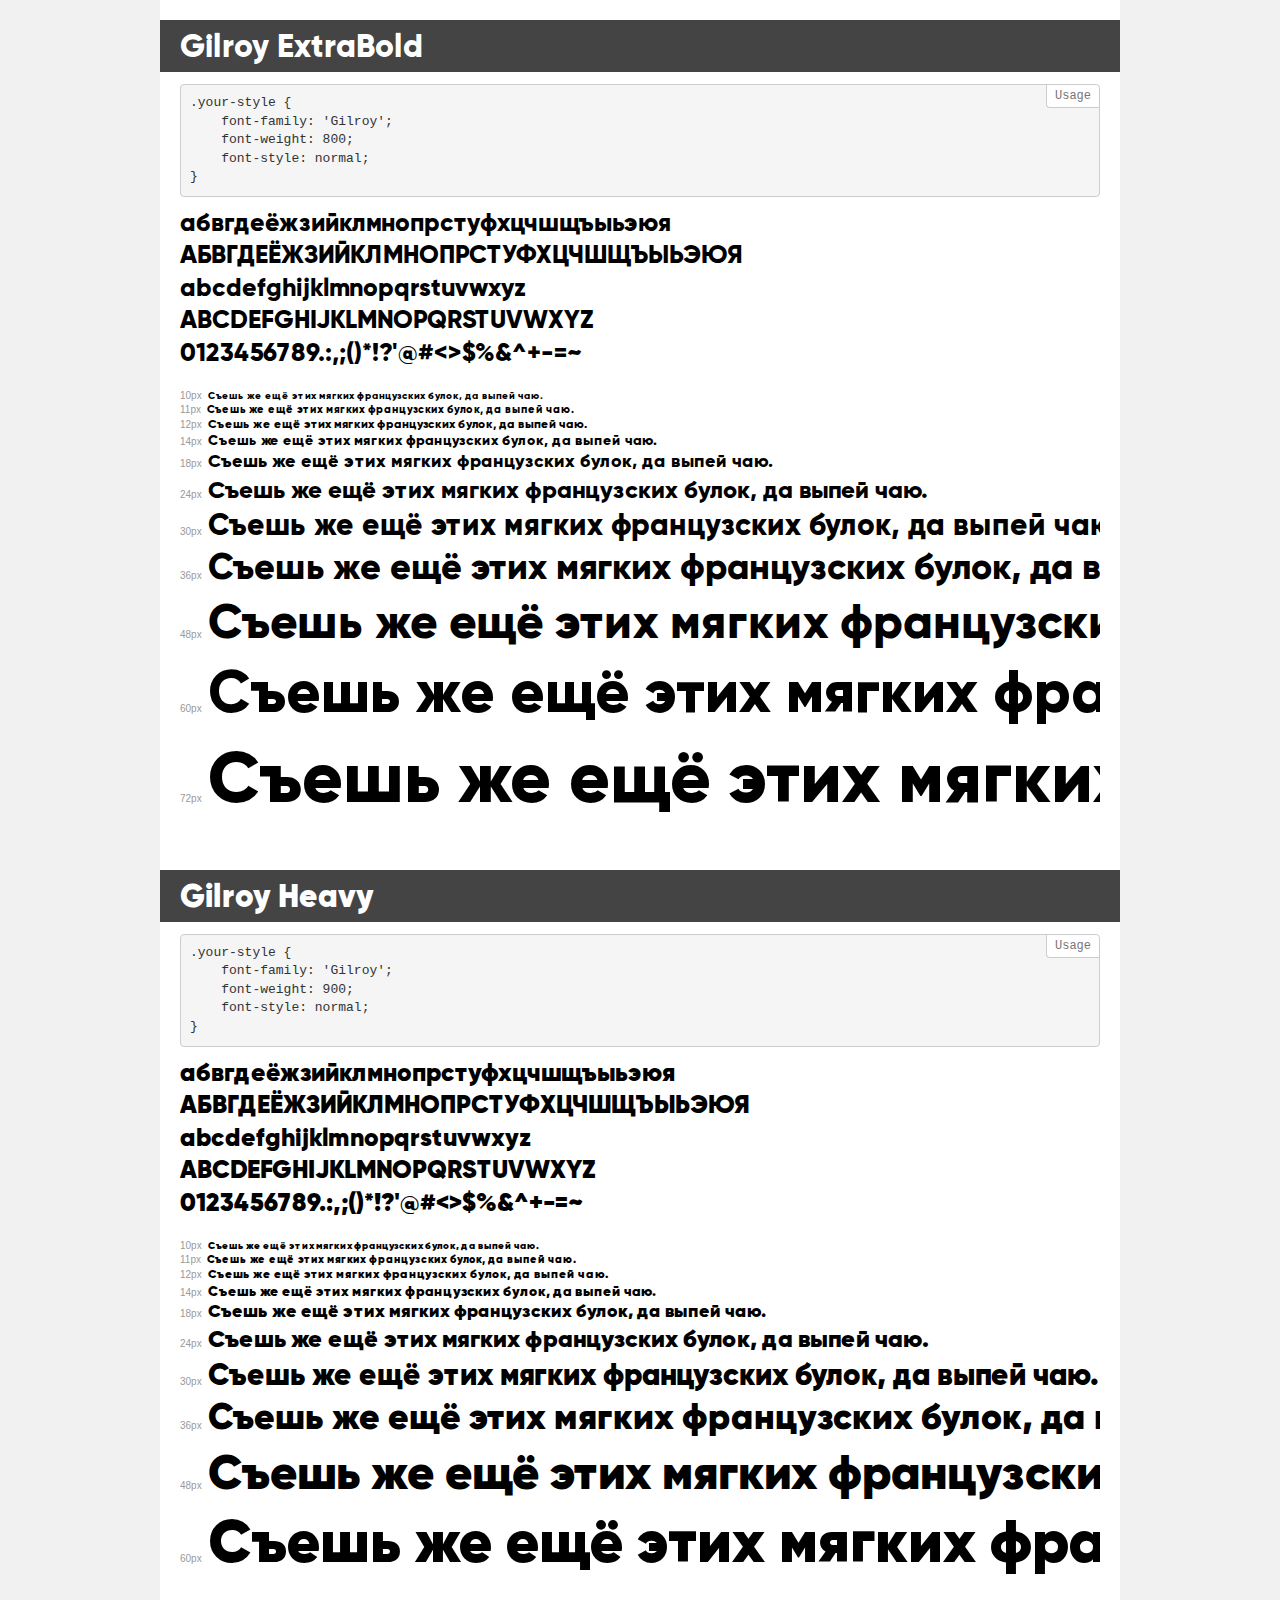
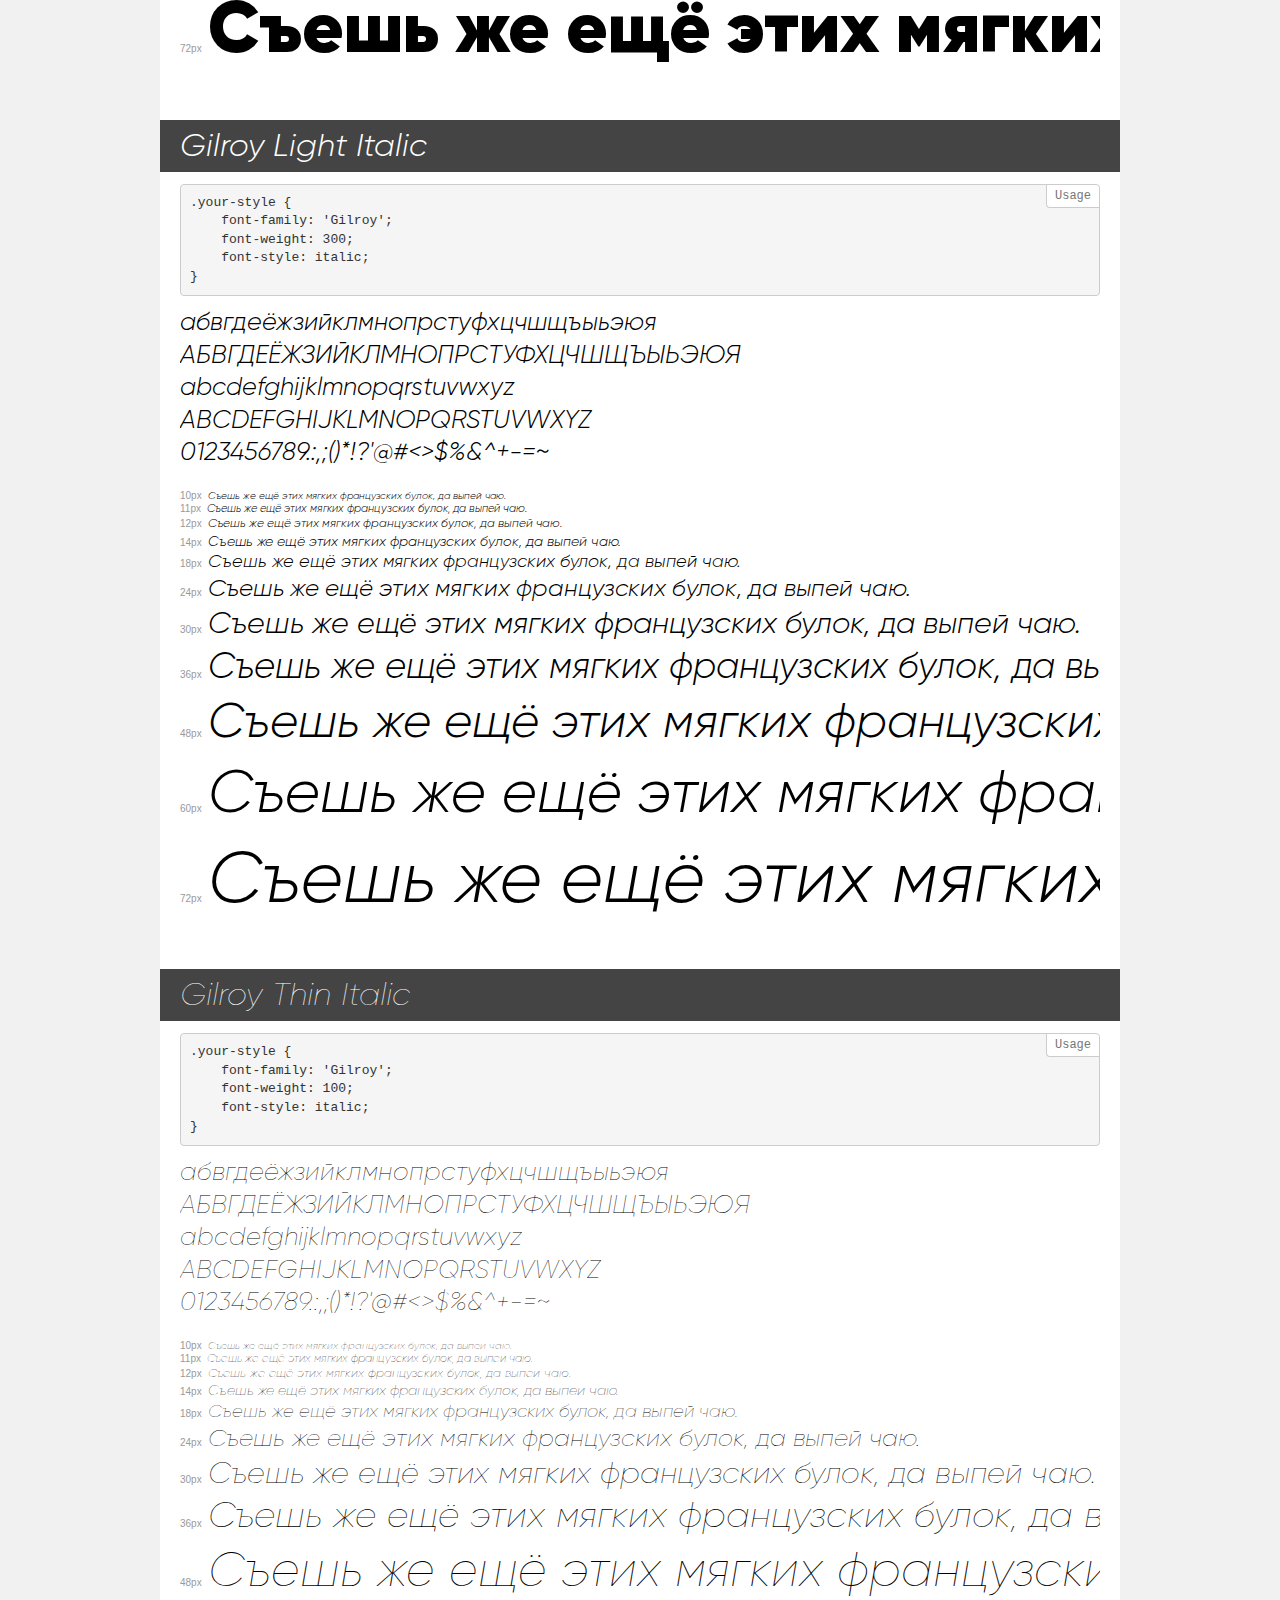
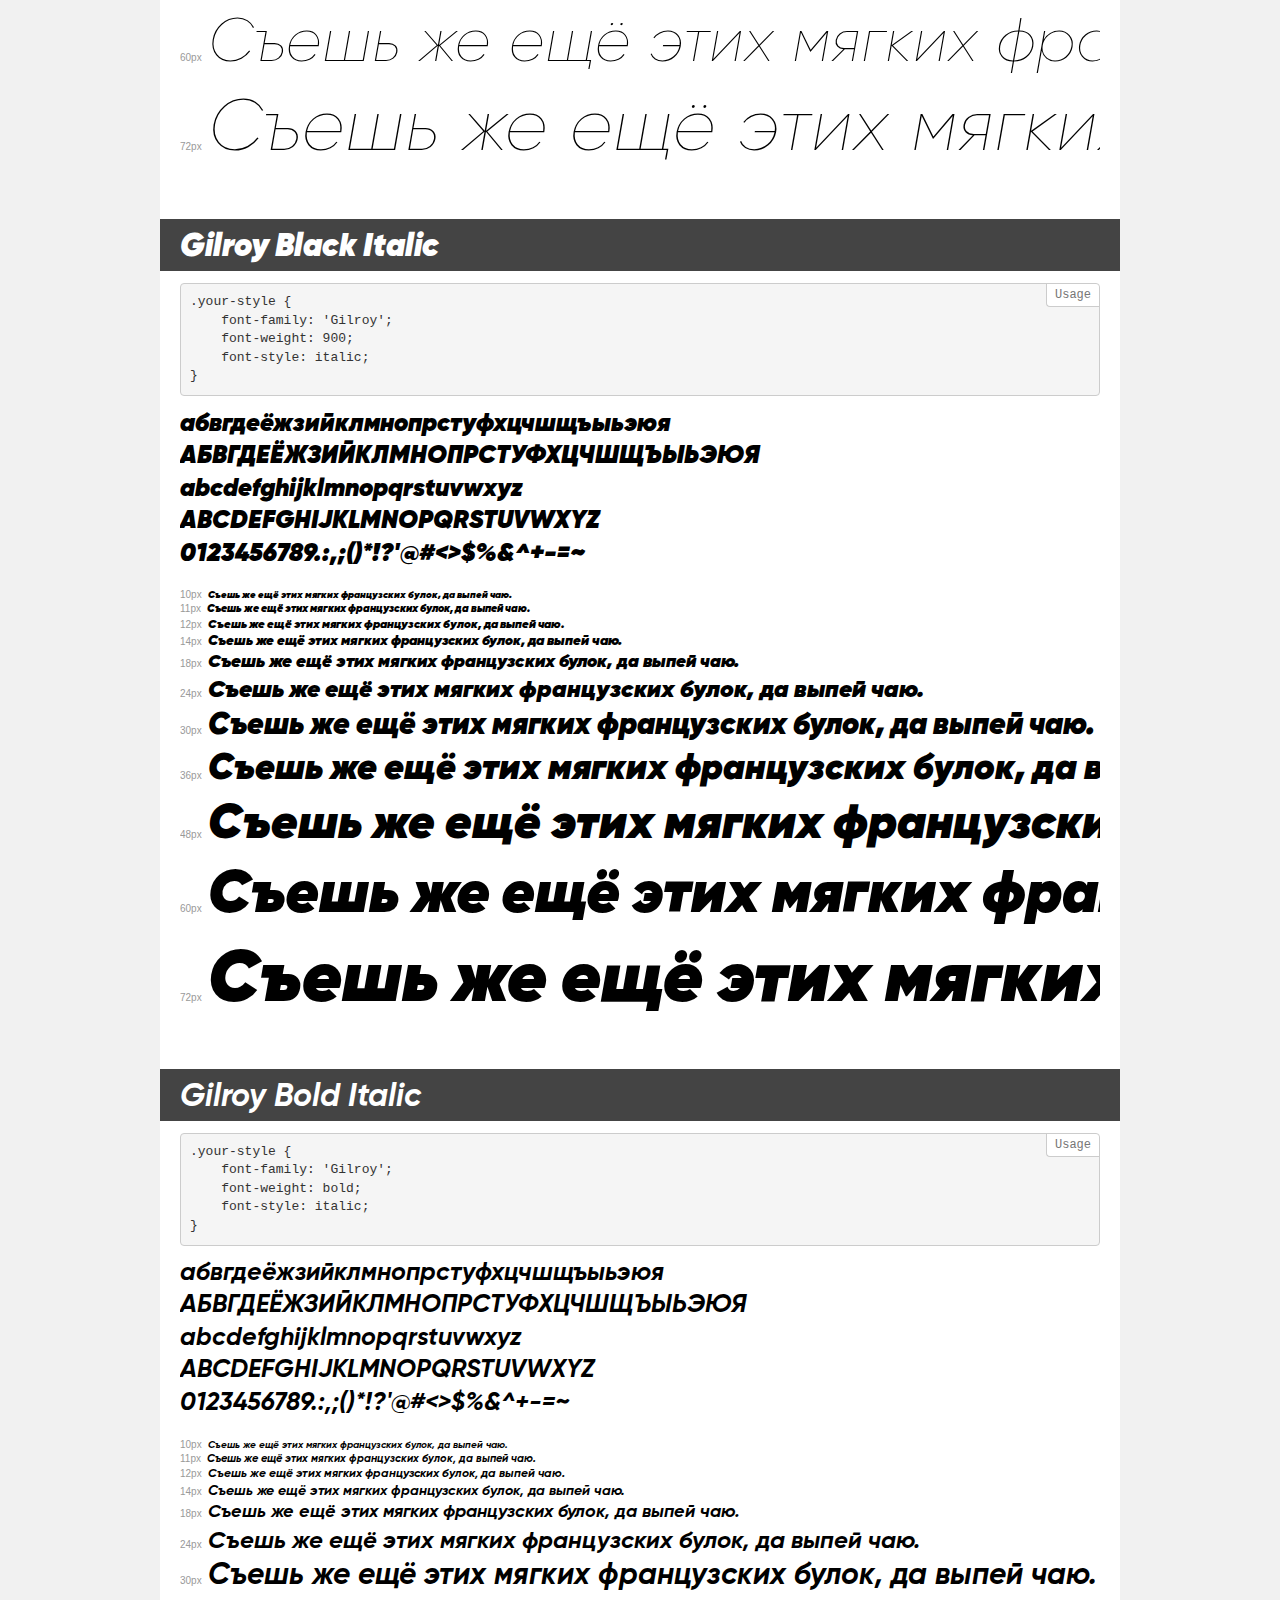
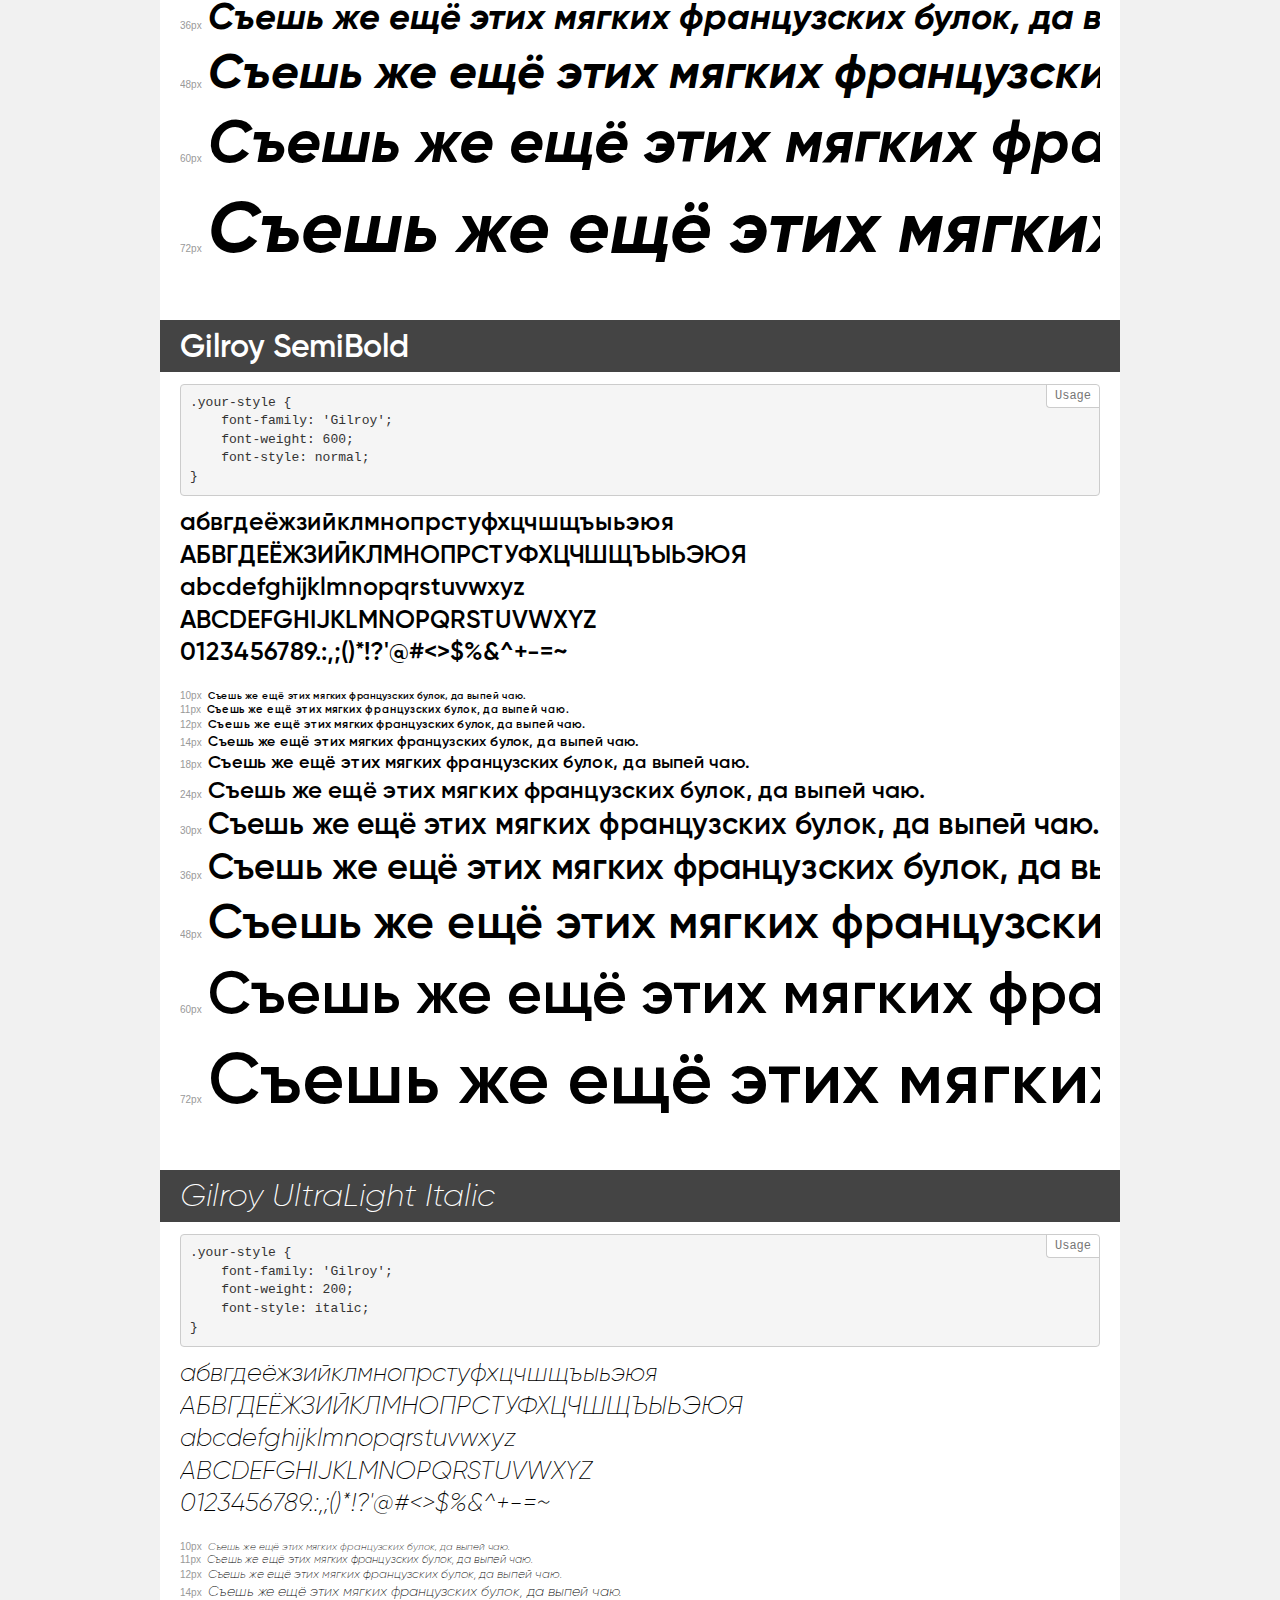
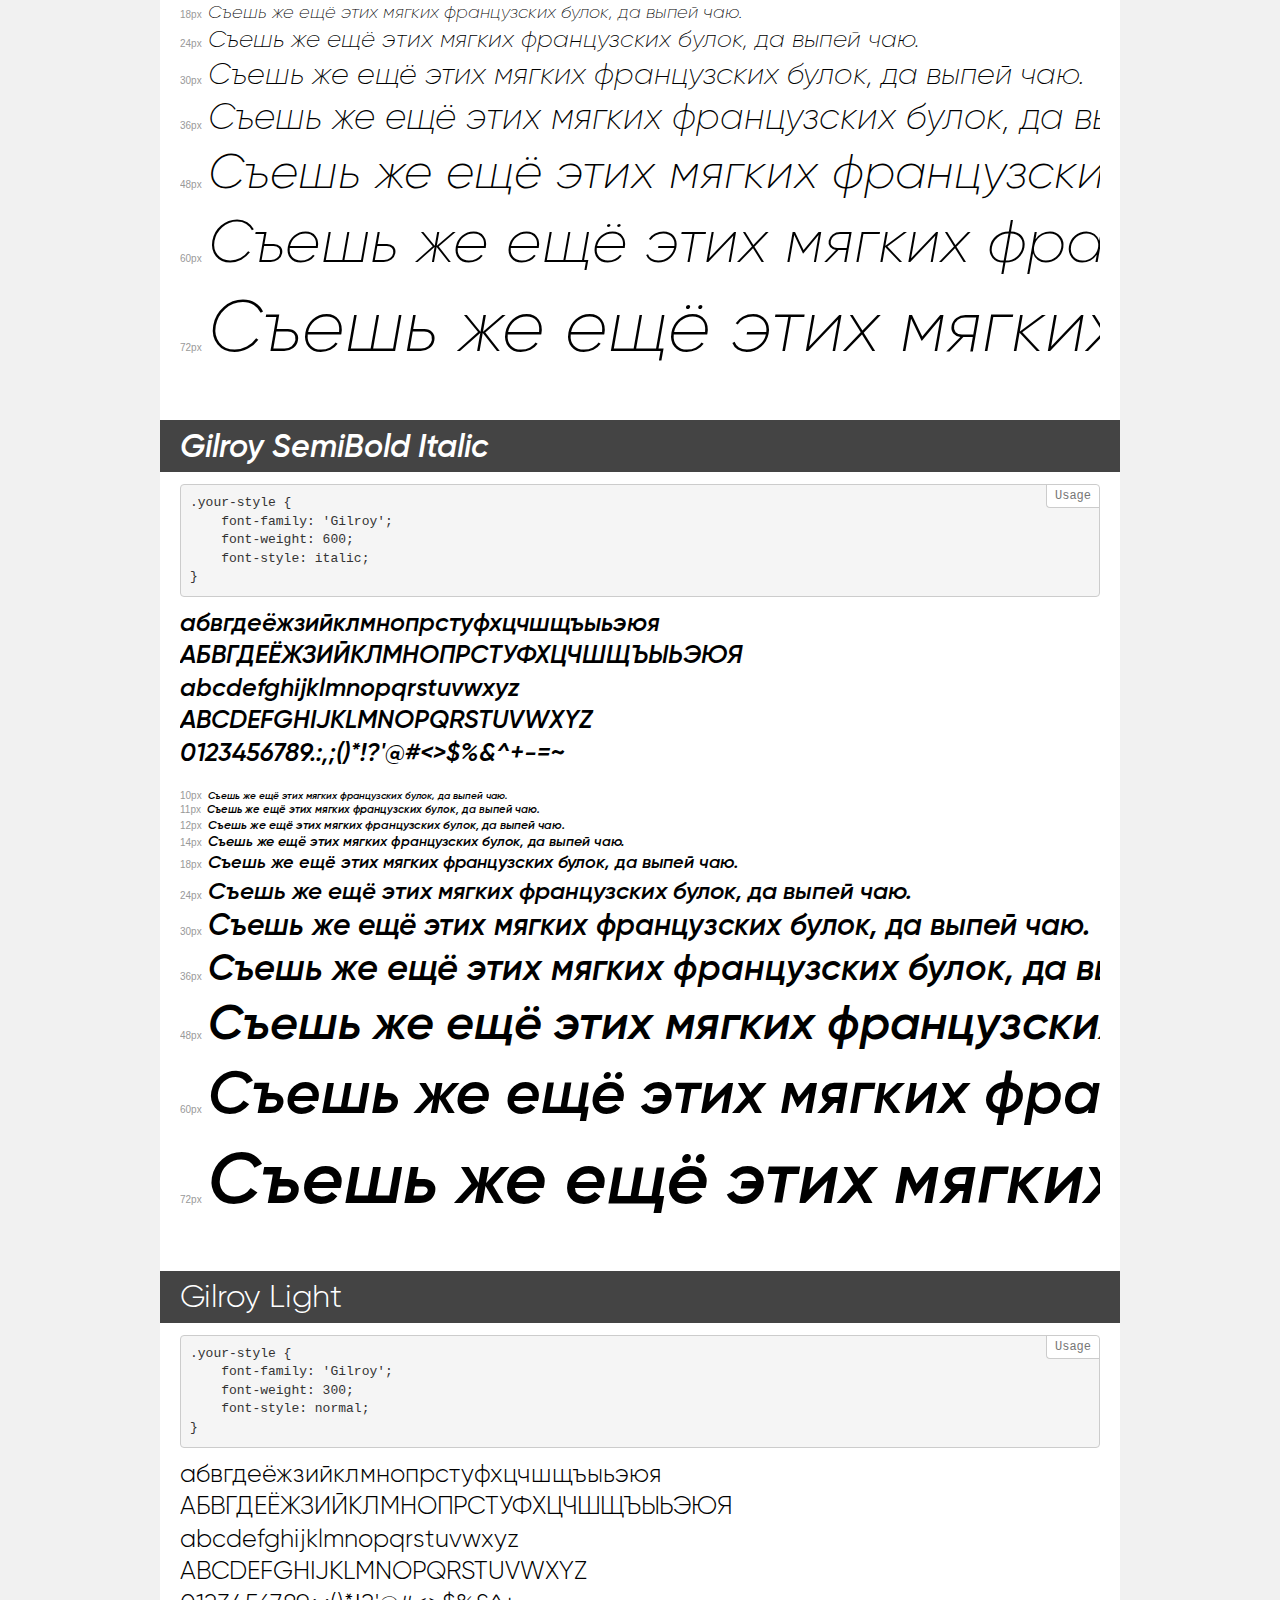
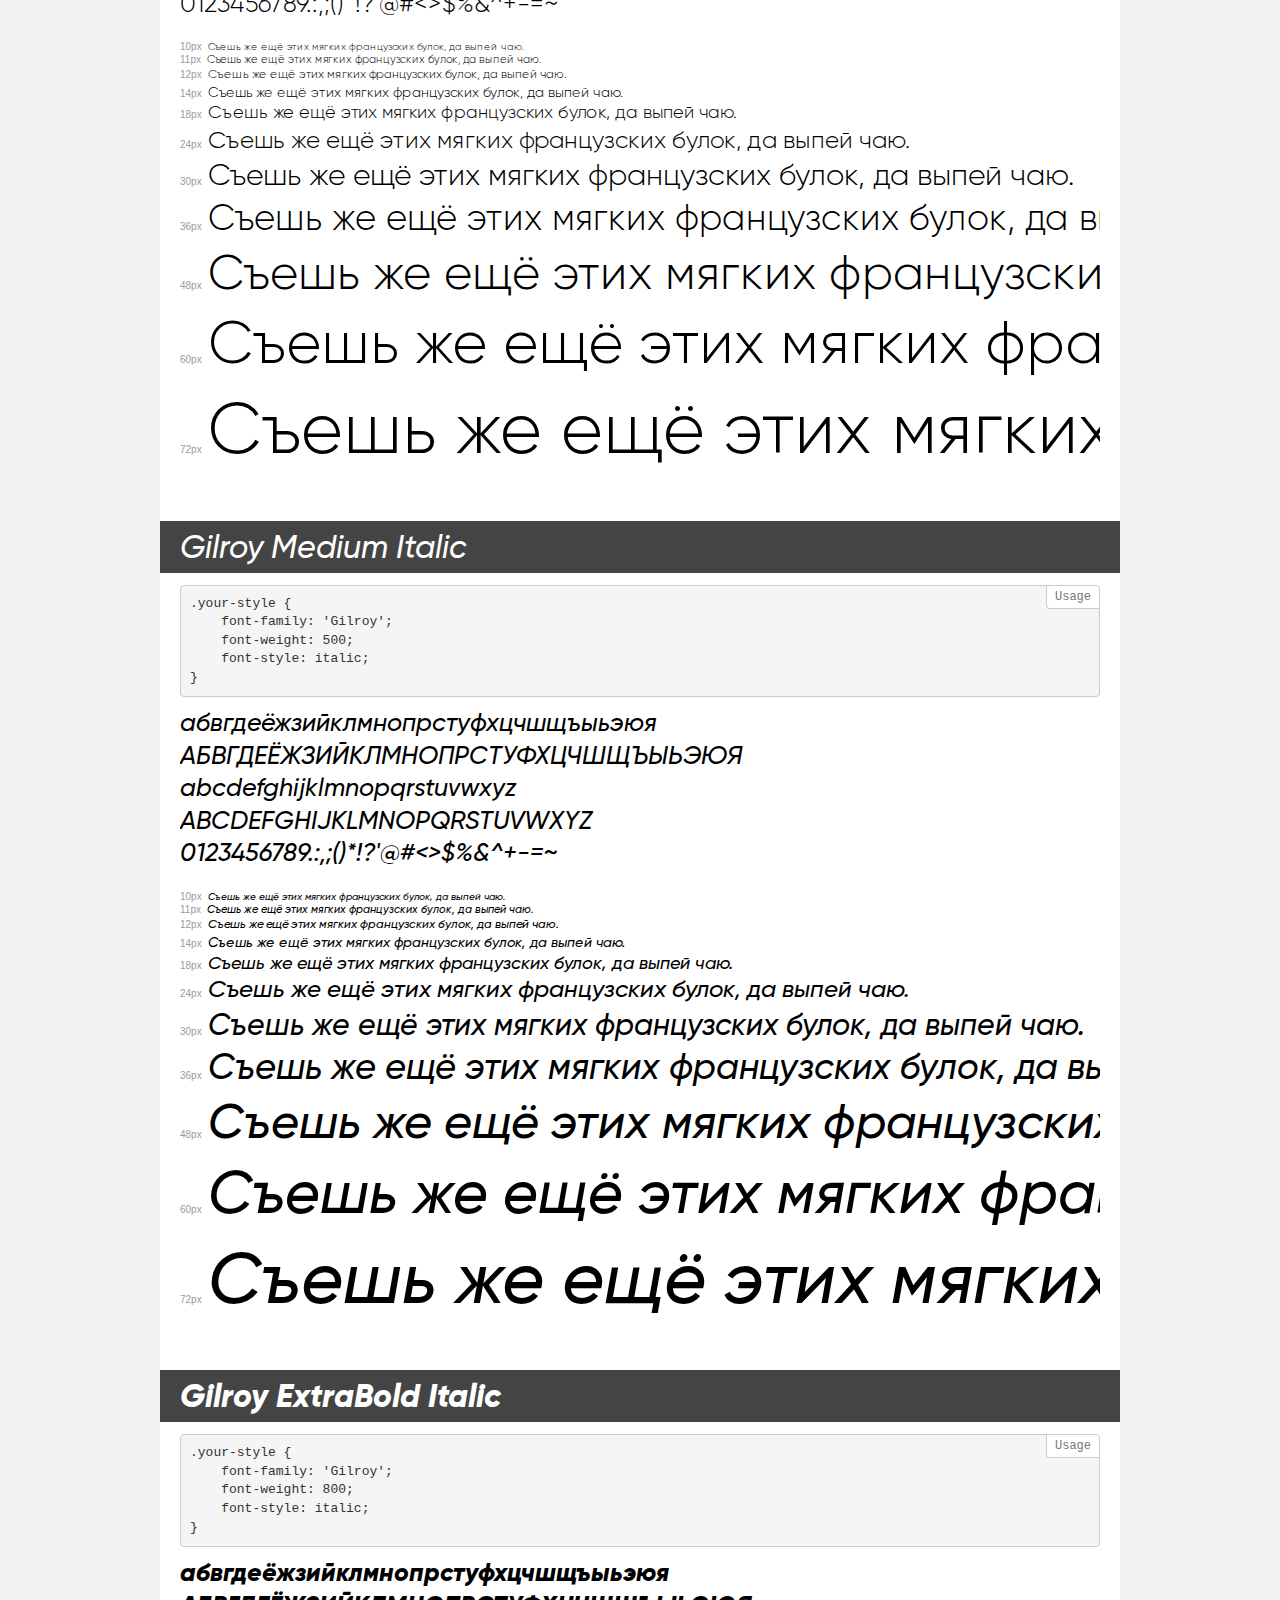
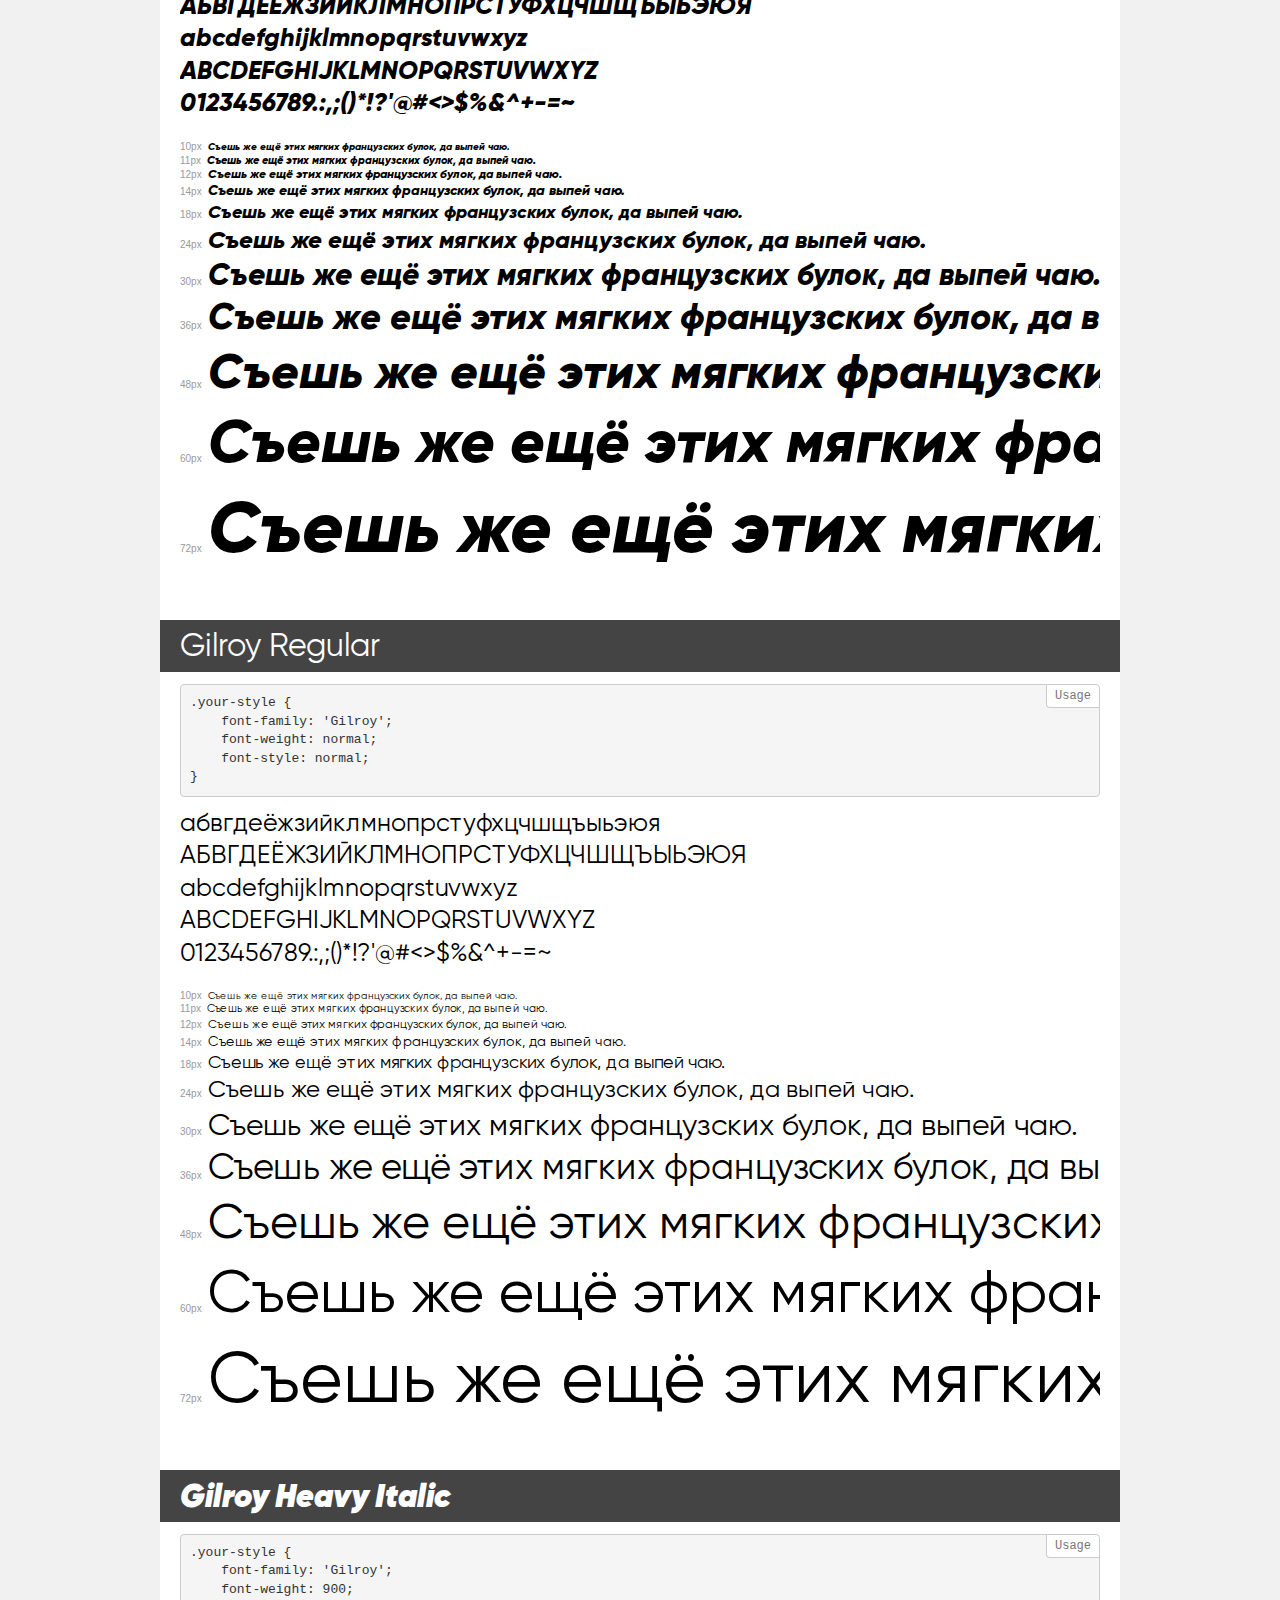
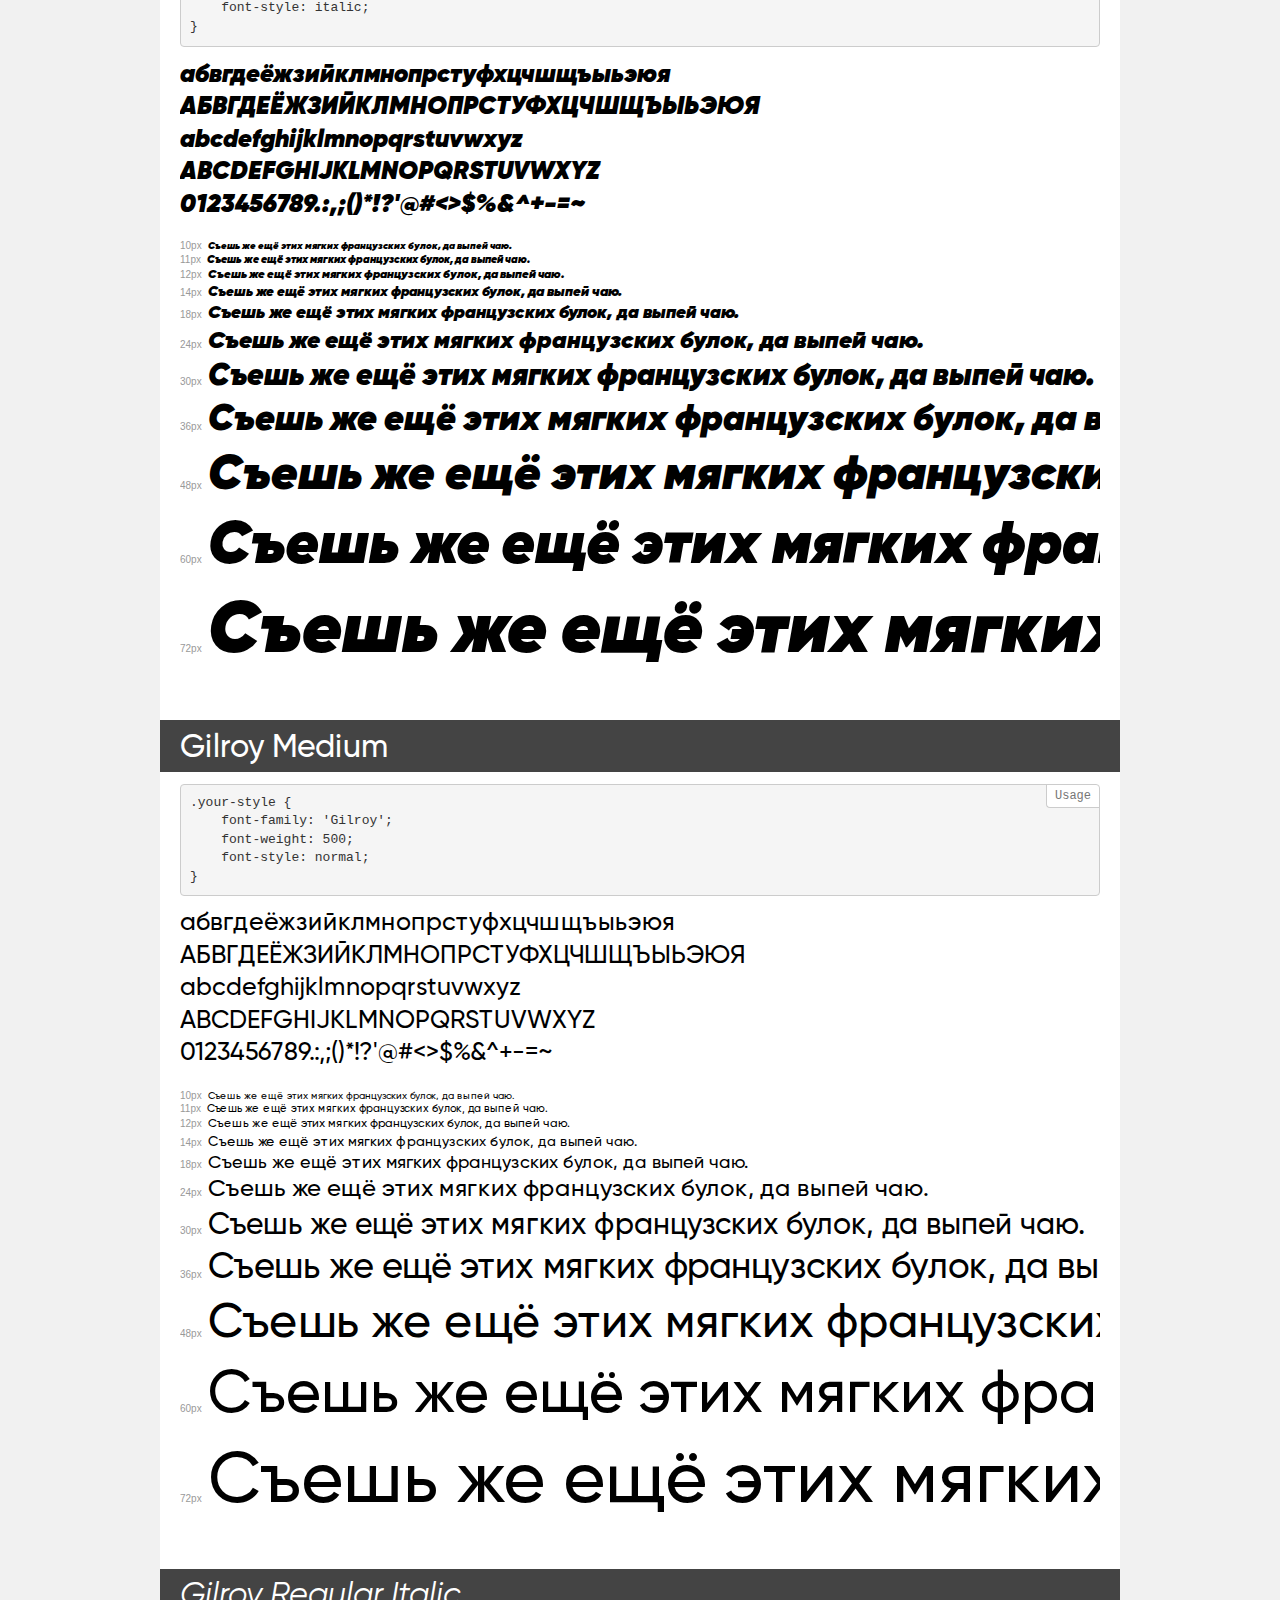
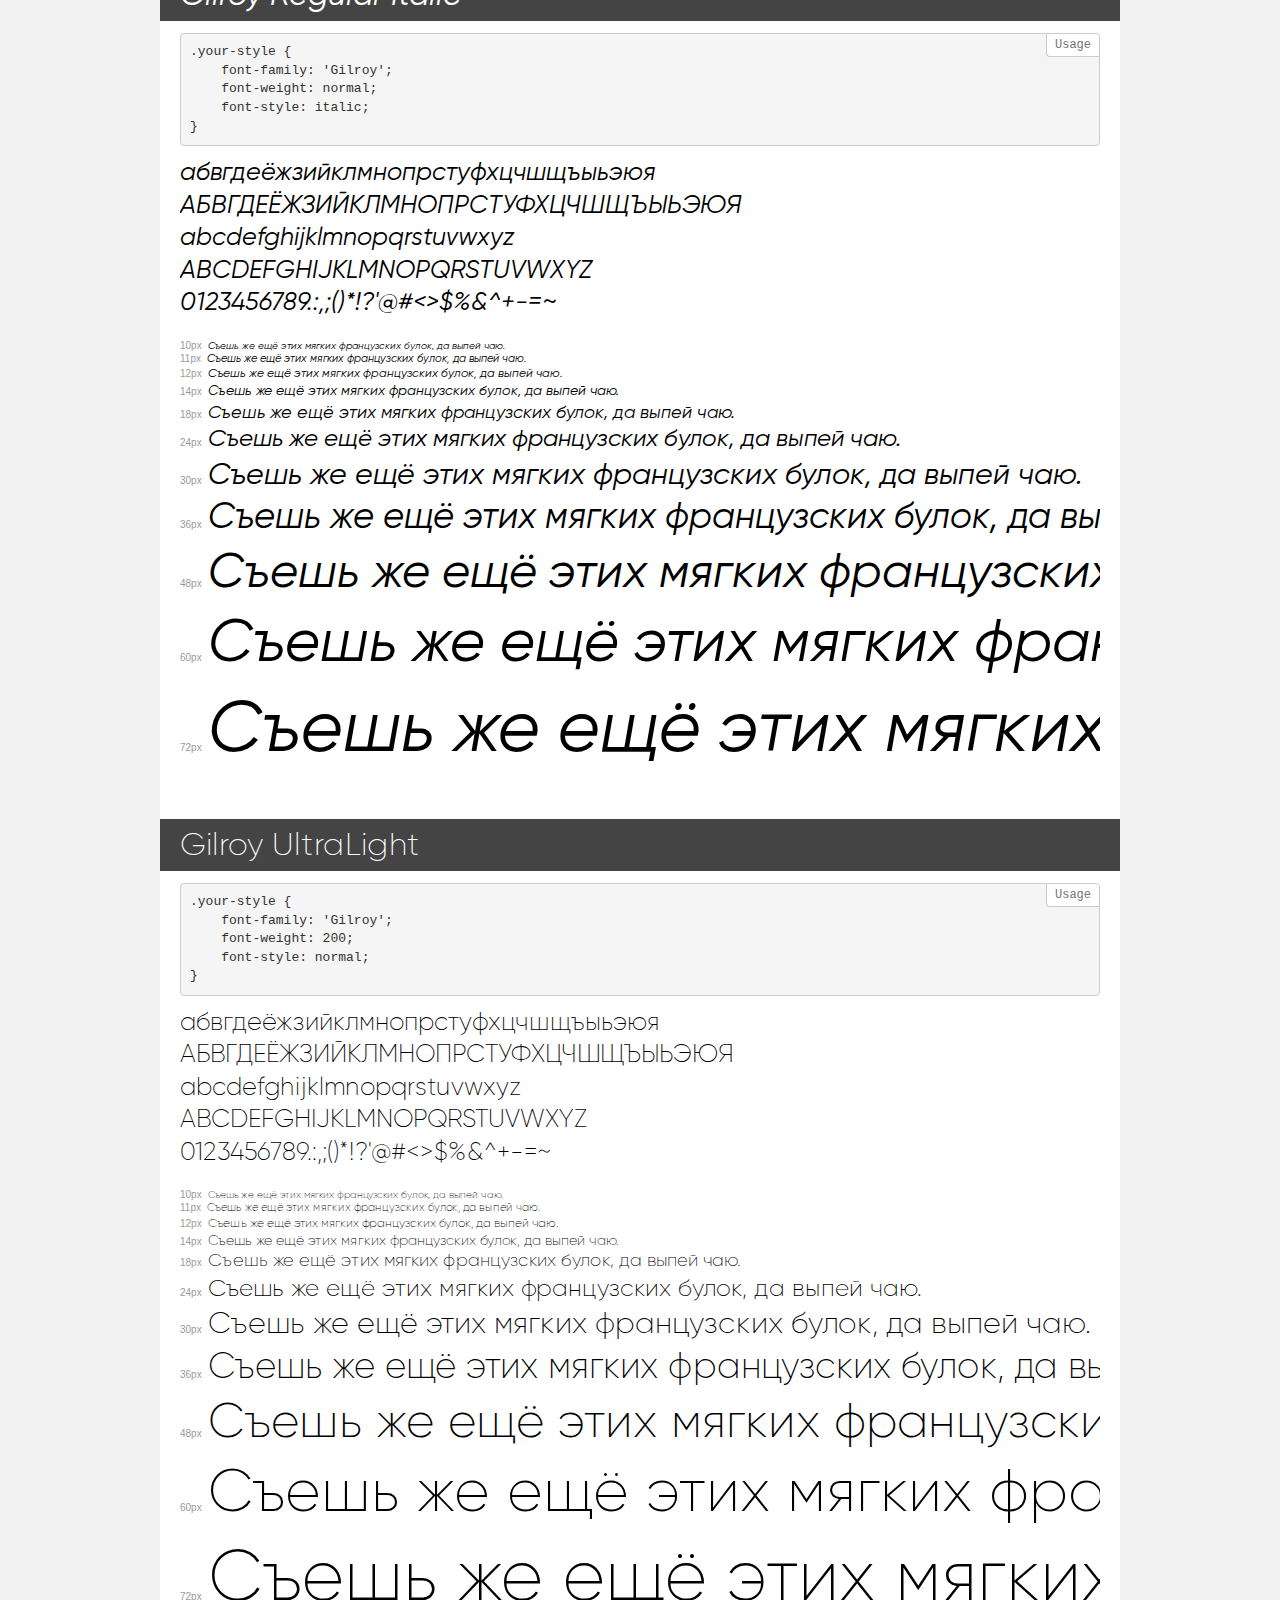
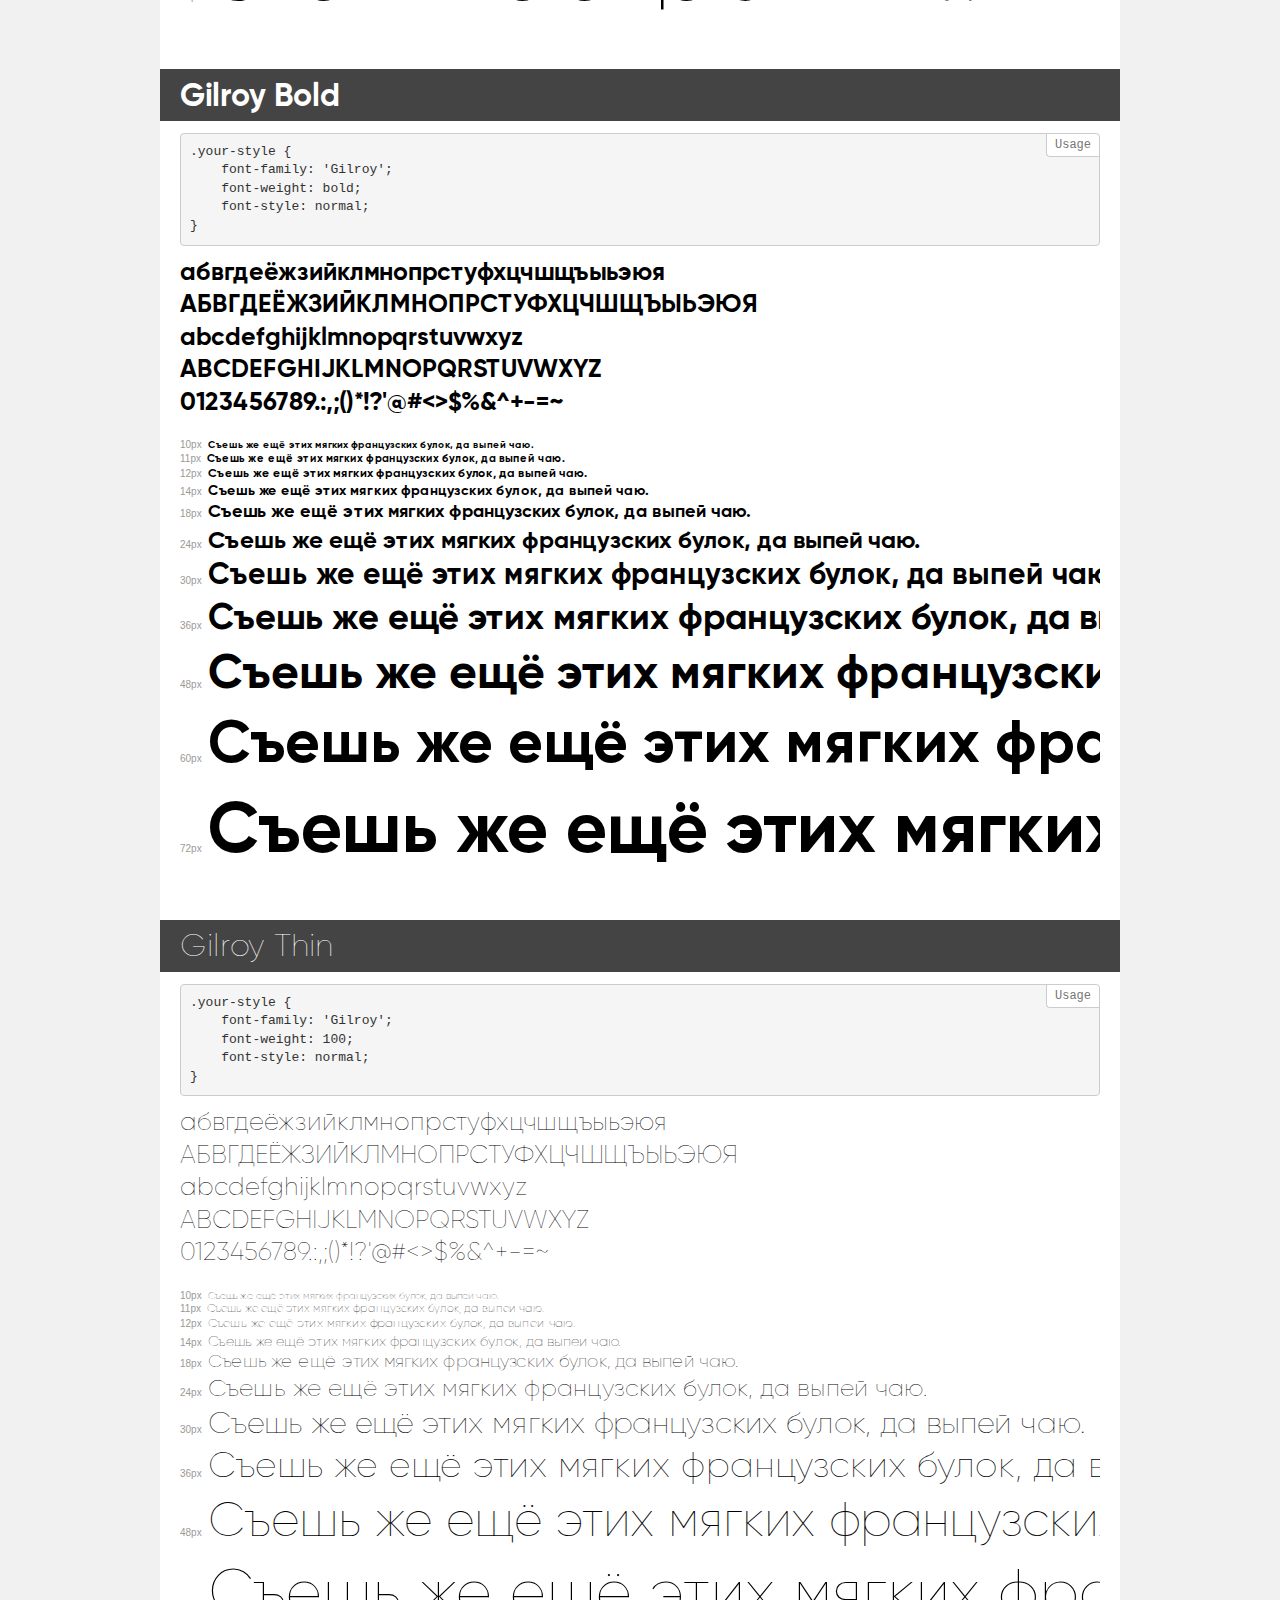
<file: css/font/demo.html>
<!DOCTYPE html>
<html>
<head>
    <meta charset="utf-8">
    <meta http-equiv="X-UA-Compatible" content="IE=edge">
    <meta name="viewport" content="width=device-width, initial-scale=1">
    <meta name="robots" content="noindex, noarchive">
    <meta name="format-detection" content="telephone=no">
    <title>Transfonter demo</title>
    <link href="stylesheet.css" rel="stylesheet">
    <style>
        /*
        http://meyerweb.com/eric/tools/css/reset/
        v2.0 | 20110126
        License: none (public domain)
        */
        html, body, div, span, applet, object, iframe,
        h1, h2, h3, h4, h5, h6, p, blockquote, pre,
        a, abbr, acronym, address, big, cite, code,
        del, dfn, em, img, ins, kbd, q, s, samp,
        small, strike, strong, sub, sup, tt, var,
        b, u, i, center,
        dl, dt, dd, ol, ul, li,
        fieldset, form, label, legend,
        table, caption, tbody, tfoot, thead, tr, th, td,
        article, aside, canvas, details, embed,
        figure, figcaption, footer, header, hgroup,
        menu, nav, output, ruby, section, summary,
        time, mark, audio, video {
            margin: 0;
            padding: 0;
            border: 0;
            font-size: 100%;
            font: inherit;
            vertical-align: baseline;
        }
        /* HTML5 display-role reset for older browsers */
        article, aside, details, figcaption, figure,
        footer, header, hgroup, menu, nav, section {
            display: block;
        }
        body {
            line-height: 1;
        }
        ol, ul {
            list-style: none;
        }
        blockquote, q {
            quotes: none;
        }
        blockquote:before, blockquote:after,
        q:before, q:after {
            content: '';
            content: none;
        }
        table {
            border-collapse: collapse;
            border-spacing: 0;
        }
        /* common styles */
        body {
            background: #f1f1f1;
            color: #000;
        }
        .page {
            background: #fff;
            width: 920px;
            margin: 0 auto;
            padding: 20px 20px 0 20px;
            overflow: hidden;
        }
        .font-container {
            overflow-x: auto;
            overflow-y: hidden;
            margin-bottom: 40px;
            line-height: 1.3;
            white-space: nowrap;
            padding-bottom: 5px;
        }
        h1 {
            position: relative;
            background: #444;
            font-size: 32px;
            color: #fff;
            padding: 10px 20px;
            margin: 0 -20px 12px -20px;
        }
        .letters {
            font-size: 25px;
            margin-bottom: 20px;
        }
        .s10:before {
            content: '10px';
        }
        .s11:before {
            content: '11px';
        }
        .s12:before {
            content: '12px';
        }
        .s14:before {
            content: '14px';
        }
        .s18:before {
            content: '18px';
        }
        .s24:before {
            content: '24px';
        }
        .s30:before {
            content: '30px';
        }
        .s36:before {
            content: '36px';
        }
        .s48:before {
            content: '48px';
        }
        .s60:before {
            content: '60px';
        }
        .s72:before {
            content: '72px';
        }
        .s10:before, .s11:before, .s12:before, .s14:before,
        .s18:before, .s24:before, .s30:before, .s36:before,
        .s48:before, .s60:before, .s72:before {
            font-family: Arial, sans-serif;
            font-size: 10px;
            font-weight: normal;
            font-style: normal;
            color: #999;
            padding-right: 6px;
        }
        pre {
            display: block;
            position: relative;
            padding: 9px;
            margin: 0 0 10px;
            font-family: Monaco, Menlo, Consolas, "Courier New", monospace !important;
            font-size: 13px;
            line-height: 1.428571429;
            color: #333;
            font-weight: normal !important;
            font-style: normal !important;
            background-color: #f5f5f5;
            border: 1px solid #ccc;
            overflow-x: auto;
            border-radius: 4px;
        }
        pre:after {
            display: block;
            position: absolute;
            right: 0;
            top: 0;
            content: 'Usage';
            line-height: 1;
            padding: 5px 8px;
            font-size: 12px;
            color: #767676;
            background-color: #fff;
            border: 1px solid #ccc;
            border-right: none;
            border-top: none;
            border-radius: 0 4px 0 4px;
            z-index: 10;
        }
        /* responsive */
        @media (max-width: 959px) {
            .page {
                width: auto;
                margin: 0;
            }
        }
    </style>
</head>
<body>
<div class="page">
    <div class="demo" style="font-family: 'Gilroy'; font-weight: 800; font-style: normal;">
        <h1>Gilroy ExtraBold</h1>
        <pre>.your-style {
    font-family: 'Gilroy';
    font-weight: 800;
    font-style: normal;
}</pre>
        <div class="font-container">
            <p class="letters">
                абвгдеёжзийклмнопрстуфхцчшщъыьэюя<br>
АБВГДЕЁЖЗИЙКЛМНОПРСТУФХЦЧШЩЪЫЬЭЮЯ<br>
abcdefghijklmnopqrstuvwxyz<br>
ABCDEFGHIJKLMNOPQRSTUVWXYZ<br>
                0123456789.:,;()*!?'@#<>$%&^+-=~
            </p>
            <p class="s10" style="font-size: 10px;">Съешь же ещё этих мягких французских булок, да выпей чаю.</p>
            <p class="s11" style="font-size: 11px;">Съешь же ещё этих мягких французских булок, да выпей чаю.</p>
            <p class="s12" style="font-size: 12px;">Съешь же ещё этих мягких французских булок, да выпей чаю.</p>
            <p class="s14" style="font-size: 14px;">Съешь же ещё этих мягких французских булок, да выпей чаю.</p>
            <p class="s18" style="font-size: 18px;">Съешь же ещё этих мягких французских булок, да выпей чаю.</p>
            <p class="s24" style="font-size: 24px;">Съешь же ещё этих мягких французских булок, да выпей чаю.</p>
            <p class="s30" style="font-size: 30px;">Съешь же ещё этих мягких французских булок, да выпей чаю.</p>
            <p class="s36" style="font-size: 36px;">Съешь же ещё этих мягких французских булок, да выпей чаю.</p>
            <p class="s48" style="font-size: 48px;">Съешь же ещё этих мягких французских булок, да выпей чаю.</p>
            <p class="s60" style="font-size: 60px;">Съешь же ещё этих мягких французских булок, да выпей чаю.</p>
            <p class="s72" style="font-size: 72px;">Съешь же ещё этих мягких французских булок, да выпей чаю.</p>
        </div>
    </div>
    <div class="demo" style="font-family: 'Gilroy'; font-weight: 900; font-style: normal;">
        <h1>Gilroy Heavy</h1>
        <pre>.your-style {
    font-family: 'Gilroy';
    font-weight: 900;
    font-style: normal;
}</pre>
        <div class="font-container">
            <p class="letters">
                абвгдеёжзийклмнопрстуфхцчшщъыьэюя<br>
АБВГДЕЁЖЗИЙКЛМНОПРСТУФХЦЧШЩЪЫЬЭЮЯ<br>
abcdefghijklmnopqrstuvwxyz<br>
ABCDEFGHIJKLMNOPQRSTUVWXYZ<br>
                0123456789.:,;()*!?'@#<>$%&^+-=~
            </p>
            <p class="s10" style="font-size: 10px;">Съешь же ещё этих мягких французских булок, да выпей чаю.</p>
            <p class="s11" style="font-size: 11px;">Съешь же ещё этих мягких французских булок, да выпей чаю.</p>
            <p class="s12" style="font-size: 12px;">Съешь же ещё этих мягких французских булок, да выпей чаю.</p>
            <p class="s14" style="font-size: 14px;">Съешь же ещё этих мягких французских булок, да выпей чаю.</p>
            <p class="s18" style="font-size: 18px;">Съешь же ещё этих мягких французских булок, да выпей чаю.</p>
            <p class="s24" style="font-size: 24px;">Съешь же ещё этих мягких французских булок, да выпей чаю.</p>
            <p class="s30" style="font-size: 30px;">Съешь же ещё этих мягких французских булок, да выпей чаю.</p>
            <p class="s36" style="font-size: 36px;">Съешь же ещё этих мягких французских булок, да выпей чаю.</p>
            <p class="s48" style="font-size: 48px;">Съешь же ещё этих мягких французских булок, да выпей чаю.</p>
            <p class="s60" style="font-size: 60px;">Съешь же ещё этих мягких французских булок, да выпей чаю.</p>
            <p class="s72" style="font-size: 72px;">Съешь же ещё этих мягких французских булок, да выпей чаю.</p>
        </div>
    </div>
    <div class="demo" style="font-family: 'Gilroy'; font-weight: 300; font-style: italic;">
        <h1>Gilroy Light Italic</h1>
        <pre>.your-style {
    font-family: 'Gilroy';
    font-weight: 300;
    font-style: italic;
}</pre>
        <div class="font-container">
            <p class="letters">
                абвгдеёжзийклмнопрстуфхцчшщъыьэюя<br>
АБВГДЕЁЖЗИЙКЛМНОПРСТУФХЦЧШЩЪЫЬЭЮЯ<br>
abcdefghijklmnopqrstuvwxyz<br>
ABCDEFGHIJKLMNOPQRSTUVWXYZ<br>
                0123456789.:,;()*!?'@#<>$%&^+-=~
            </p>
            <p class="s10" style="font-size: 10px;">Съешь же ещё этих мягких французских булок, да выпей чаю.</p>
            <p class="s11" style="font-size: 11px;">Съешь же ещё этих мягких французских булок, да выпей чаю.</p>
            <p class="s12" style="font-size: 12px;">Съешь же ещё этих мягких французских булок, да выпей чаю.</p>
            <p class="s14" style="font-size: 14px;">Съешь же ещё этих мягких французских булок, да выпей чаю.</p>
            <p class="s18" style="font-size: 18px;">Съешь же ещё этих мягких французских булок, да выпей чаю.</p>
            <p class="s24" style="font-size: 24px;">Съешь же ещё этих мягких французских булок, да выпей чаю.</p>
            <p class="s30" style="font-size: 30px;">Съешь же ещё этих мягких французских булок, да выпей чаю.</p>
            <p class="s36" style="font-size: 36px;">Съешь же ещё этих мягких французских булок, да выпей чаю.</p>
            <p class="s48" style="font-size: 48px;">Съешь же ещё этих мягких французских булок, да выпей чаю.</p>
            <p class="s60" style="font-size: 60px;">Съешь же ещё этих мягких французских булок, да выпей чаю.</p>
            <p class="s72" style="font-size: 72px;">Съешь же ещё этих мягких французских булок, да выпей чаю.</p>
        </div>
    </div>
    <div class="demo" style="font-family: 'Gilroy'; font-weight: 100; font-style: italic;">
        <h1>Gilroy Thin Italic</h1>
        <pre>.your-style {
    font-family: 'Gilroy';
    font-weight: 100;
    font-style: italic;
}</pre>
        <div class="font-container">
            <p class="letters">
                абвгдеёжзийклмнопрстуфхцчшщъыьэюя<br>
АБВГДЕЁЖЗИЙКЛМНОПРСТУФХЦЧШЩЪЫЬЭЮЯ<br>
abcdefghijklmnopqrstuvwxyz<br>
ABCDEFGHIJKLMNOPQRSTUVWXYZ<br>
                0123456789.:,;()*!?'@#<>$%&^+-=~
            </p>
            <p class="s10" style="font-size: 10px;">Съешь же ещё этих мягких французских булок, да выпей чаю.</p>
            <p class="s11" style="font-size: 11px;">Съешь же ещё этих мягких французских булок, да выпей чаю.</p>
            <p class="s12" style="font-size: 12px;">Съешь же ещё этих мягких французских булок, да выпей чаю.</p>
            <p class="s14" style="font-size: 14px;">Съешь же ещё этих мягких французских булок, да выпей чаю.</p>
            <p class="s18" style="font-size: 18px;">Съешь же ещё этих мягких французских булок, да выпей чаю.</p>
            <p class="s24" style="font-size: 24px;">Съешь же ещё этих мягких французских булок, да выпей чаю.</p>
            <p class="s30" style="font-size: 30px;">Съешь же ещё этих мягких французских булок, да выпей чаю.</p>
            <p class="s36" style="font-size: 36px;">Съешь же ещё этих мягких французских булок, да выпей чаю.</p>
            <p class="s48" style="font-size: 48px;">Съешь же ещё этих мягких французских булок, да выпей чаю.</p>
            <p class="s60" style="font-size: 60px;">Съешь же ещё этих мягких французских булок, да выпей чаю.</p>
            <p class="s72" style="font-size: 72px;">Съешь же ещё этих мягких французских булок, да выпей чаю.</p>
        </div>
    </div>
    <div class="demo" style="font-family: 'Gilroy'; font-weight: 900; font-style: italic;">
        <h1>Gilroy Black Italic</h1>
        <pre>.your-style {
    font-family: 'Gilroy';
    font-weight: 900;
    font-style: italic;
}</pre>
        <div class="font-container">
            <p class="letters">
                абвгдеёжзийклмнопрстуфхцчшщъыьэюя<br>
АБВГДЕЁЖЗИЙКЛМНОПРСТУФХЦЧШЩЪЫЬЭЮЯ<br>
abcdefghijklmnopqrstuvwxyz<br>
ABCDEFGHIJKLMNOPQRSTUVWXYZ<br>
                0123456789.:,;()*!?'@#<>$%&^+-=~
            </p>
            <p class="s10" style="font-size: 10px;">Съешь же ещё этих мягких французских булок, да выпей чаю.</p>
            <p class="s11" style="font-size: 11px;">Съешь же ещё этих мягких французских булок, да выпей чаю.</p>
            <p class="s12" style="font-size: 12px;">Съешь же ещё этих мягких французских булок, да выпей чаю.</p>
            <p class="s14" style="font-size: 14px;">Съешь же ещё этих мягких французских булок, да выпей чаю.</p>
            <p class="s18" style="font-size: 18px;">Съешь же ещё этих мягких французских булок, да выпей чаю.</p>
            <p class="s24" style="font-size: 24px;">Съешь же ещё этих мягких французских булок, да выпей чаю.</p>
            <p class="s30" style="font-size: 30px;">Съешь же ещё этих мягких французских булок, да выпей чаю.</p>
            <p class="s36" style="font-size: 36px;">Съешь же ещё этих мягких французских булок, да выпей чаю.</p>
            <p class="s48" style="font-size: 48px;">Съешь же ещё этих мягких французских булок, да выпей чаю.</p>
            <p class="s60" style="font-size: 60px;">Съешь же ещё этих мягких французских булок, да выпей чаю.</p>
            <p class="s72" style="font-size: 72px;">Съешь же ещё этих мягких французских булок, да выпей чаю.</p>
        </div>
    </div>
    <div class="demo" style="font-family: 'Gilroy'; font-weight: bold; font-style: italic;">
        <h1>Gilroy Bold Italic</h1>
        <pre>.your-style {
    font-family: 'Gilroy';
    font-weight: bold;
    font-style: italic;
}</pre>
        <div class="font-container">
            <p class="letters">
                абвгдеёжзийклмнопрстуфхцчшщъыьэюя<br>
АБВГДЕЁЖЗИЙКЛМНОПРСТУФХЦЧШЩЪЫЬЭЮЯ<br>
abcdefghijklmnopqrstuvwxyz<br>
ABCDEFGHIJKLMNOPQRSTUVWXYZ<br>
                0123456789.:,;()*!?'@#<>$%&^+-=~
            </p>
            <p class="s10" style="font-size: 10px;">Съешь же ещё этих мягких французских булок, да выпей чаю.</p>
            <p class="s11" style="font-size: 11px;">Съешь же ещё этих мягких французских булок, да выпей чаю.</p>
            <p class="s12" style="font-size: 12px;">Съешь же ещё этих мягких французских булок, да выпей чаю.</p>
            <p class="s14" style="font-size: 14px;">Съешь же ещё этих мягких французских булок, да выпей чаю.</p>
            <p class="s18" style="font-size: 18px;">Съешь же ещё этих мягких французских булок, да выпей чаю.</p>
            <p class="s24" style="font-size: 24px;">Съешь же ещё этих мягких французских булок, да выпей чаю.</p>
            <p class="s30" style="font-size: 30px;">Съешь же ещё этих мягких французских булок, да выпей чаю.</p>
            <p class="s36" style="font-size: 36px;">Съешь же ещё этих мягких французских булок, да выпей чаю.</p>
            <p class="s48" style="font-size: 48px;">Съешь же ещё этих мягких французских булок, да выпей чаю.</p>
            <p class="s60" style="font-size: 60px;">Съешь же ещё этих мягких французских булок, да выпей чаю.</p>
            <p class="s72" style="font-size: 72px;">Съешь же ещё этих мягких французских булок, да выпей чаю.</p>
        </div>
    </div>
    <div class="demo" style="font-family: 'Gilroy'; font-weight: 600; font-style: normal;">
        <h1>Gilroy SemiBold</h1>
        <pre>.your-style {
    font-family: 'Gilroy';
    font-weight: 600;
    font-style: normal;
}</pre>
        <div class="font-container">
            <p class="letters">
                абвгдеёжзийклмнопрстуфхцчшщъыьэюя<br>
АБВГДЕЁЖЗИЙКЛМНОПРСТУФХЦЧШЩЪЫЬЭЮЯ<br>
abcdefghijklmnopqrstuvwxyz<br>
ABCDEFGHIJKLMNOPQRSTUVWXYZ<br>
                0123456789.:,;()*!?'@#<>$%&^+-=~
            </p>
            <p class="s10" style="font-size: 10px;">Съешь же ещё этих мягких французских булок, да выпей чаю.</p>
            <p class="s11" style="font-size: 11px;">Съешь же ещё этих мягких французских булок, да выпей чаю.</p>
            <p class="s12" style="font-size: 12px;">Съешь же ещё этих мягких французских булок, да выпей чаю.</p>
            <p class="s14" style="font-size: 14px;">Съешь же ещё этих мягких французских булок, да выпей чаю.</p>
            <p class="s18" style="font-size: 18px;">Съешь же ещё этих мягких французских булок, да выпей чаю.</p>
            <p class="s24" style="font-size: 24px;">Съешь же ещё этих мягких французских булок, да выпей чаю.</p>
            <p class="s30" style="font-size: 30px;">Съешь же ещё этих мягких французских булок, да выпей чаю.</p>
            <p class="s36" style="font-size: 36px;">Съешь же ещё этих мягких французских булок, да выпей чаю.</p>
            <p class="s48" style="font-size: 48px;">Съешь же ещё этих мягких французских булок, да выпей чаю.</p>
            <p class="s60" style="font-size: 60px;">Съешь же ещё этих мягких французских булок, да выпей чаю.</p>
            <p class="s72" style="font-size: 72px;">Съешь же ещё этих мягких французских булок, да выпей чаю.</p>
        </div>
    </div>
    <div class="demo" style="font-family: 'Gilroy'; font-weight: 200; font-style: italic;">
        <h1>Gilroy UltraLight Italic</h1>
        <pre>.your-style {
    font-family: 'Gilroy';
    font-weight: 200;
    font-style: italic;
}</pre>
        <div class="font-container">
            <p class="letters">
                абвгдеёжзийклмнопрстуфхцчшщъыьэюя<br>
АБВГДЕЁЖЗИЙКЛМНОПРСТУФХЦЧШЩЪЫЬЭЮЯ<br>
abcdefghijklmnopqrstuvwxyz<br>
ABCDEFGHIJKLMNOPQRSTUVWXYZ<br>
                0123456789.:,;()*!?'@#<>$%&^+-=~
            </p>
            <p class="s10" style="font-size: 10px;">Съешь же ещё этих мягких французских булок, да выпей чаю.</p>
            <p class="s11" style="font-size: 11px;">Съешь же ещё этих мягких французских булок, да выпей чаю.</p>
            <p class="s12" style="font-size: 12px;">Съешь же ещё этих мягких французских булок, да выпей чаю.</p>
            <p class="s14" style="font-size: 14px;">Съешь же ещё этих мягких французских булок, да выпей чаю.</p>
            <p class="s18" style="font-size: 18px;">Съешь же ещё этих мягких французских булок, да выпей чаю.</p>
            <p class="s24" style="font-size: 24px;">Съешь же ещё этих мягких французских булок, да выпей чаю.</p>
            <p class="s30" style="font-size: 30px;">Съешь же ещё этих мягких французских булок, да выпей чаю.</p>
            <p class="s36" style="font-size: 36px;">Съешь же ещё этих мягких французских булок, да выпей чаю.</p>
            <p class="s48" style="font-size: 48px;">Съешь же ещё этих мягких французских булок, да выпей чаю.</p>
            <p class="s60" style="font-size: 60px;">Съешь же ещё этих мягких французских булок, да выпей чаю.</p>
            <p class="s72" style="font-size: 72px;">Съешь же ещё этих мягких французских булок, да выпей чаю.</p>
        </div>
    </div>
    <div class="demo" style="font-family: 'Gilroy'; font-weight: 600; font-style: italic;">
        <h1>Gilroy SemiBold Italic</h1>
        <pre>.your-style {
    font-family: 'Gilroy';
    font-weight: 600;
    font-style: italic;
}</pre>
        <div class="font-container">
            <p class="letters">
                абвгдеёжзийклмнопрстуфхцчшщъыьэюя<br>
АБВГДЕЁЖЗИЙКЛМНОПРСТУФХЦЧШЩЪЫЬЭЮЯ<br>
abcdefghijklmnopqrstuvwxyz<br>
ABCDEFGHIJKLMNOPQRSTUVWXYZ<br>
                0123456789.:,;()*!?'@#<>$%&^+-=~
            </p>
            <p class="s10" style="font-size: 10px;">Съешь же ещё этих мягких французских булок, да выпей чаю.</p>
            <p class="s11" style="font-size: 11px;">Съешь же ещё этих мягких французских булок, да выпей чаю.</p>
            <p class="s12" style="font-size: 12px;">Съешь же ещё этих мягких французских булок, да выпей чаю.</p>
            <p class="s14" style="font-size: 14px;">Съешь же ещё этих мягких французских булок, да выпей чаю.</p>
            <p class="s18" style="font-size: 18px;">Съешь же ещё этих мягких французских булок, да выпей чаю.</p>
            <p class="s24" style="font-size: 24px;">Съешь же ещё этих мягких французских булок, да выпей чаю.</p>
            <p class="s30" style="font-size: 30px;">Съешь же ещё этих мягких французских булок, да выпей чаю.</p>
            <p class="s36" style="font-size: 36px;">Съешь же ещё этих мягких французских булок, да выпей чаю.</p>
            <p class="s48" style="font-size: 48px;">Съешь же ещё этих мягких французских булок, да выпей чаю.</p>
            <p class="s60" style="font-size: 60px;">Съешь же ещё этих мягких французских булок, да выпей чаю.</p>
            <p class="s72" style="font-size: 72px;">Съешь же ещё этих мягких французских булок, да выпей чаю.</p>
        </div>
    </div>
    <div class="demo" style="font-family: 'Gilroy'; font-weight: 300; font-style: normal;">
        <h1>Gilroy Light</h1>
        <pre>.your-style {
    font-family: 'Gilroy';
    font-weight: 300;
    font-style: normal;
}</pre>
        <div class="font-container">
            <p class="letters">
                абвгдеёжзийклмнопрстуфхцчшщъыьэюя<br>
АБВГДЕЁЖЗИЙКЛМНОПРСТУФХЦЧШЩЪЫЬЭЮЯ<br>
abcdefghijklmnopqrstuvwxyz<br>
ABCDEFGHIJKLMNOPQRSTUVWXYZ<br>
                0123456789.:,;()*!?'@#<>$%&^+-=~
            </p>
            <p class="s10" style="font-size: 10px;">Съешь же ещё этих мягких французских булок, да выпей чаю.</p>
            <p class="s11" style="font-size: 11px;">Съешь же ещё этих мягких французских булок, да выпей чаю.</p>
            <p class="s12" style="font-size: 12px;">Съешь же ещё этих мягких французских булок, да выпей чаю.</p>
            <p class="s14" style="font-size: 14px;">Съешь же ещё этих мягких французских булок, да выпей чаю.</p>
            <p class="s18" style="font-size: 18px;">Съешь же ещё этих мягких французских булок, да выпей чаю.</p>
            <p class="s24" style="font-size: 24px;">Съешь же ещё этих мягких французских булок, да выпей чаю.</p>
            <p class="s30" style="font-size: 30px;">Съешь же ещё этих мягких французских булок, да выпей чаю.</p>
            <p class="s36" style="font-size: 36px;">Съешь же ещё этих мягких французских булок, да выпей чаю.</p>
            <p class="s48" style="font-size: 48px;">Съешь же ещё этих мягких французских булок, да выпей чаю.</p>
            <p class="s60" style="font-size: 60px;">Съешь же ещё этих мягких французских булок, да выпей чаю.</p>
            <p class="s72" style="font-size: 72px;">Съешь же ещё этих мягких французских булок, да выпей чаю.</p>
        </div>
    </div>
    <div class="demo" style="font-family: 'Gilroy'; font-weight: 500; font-style: italic;">
        <h1>Gilroy Medium Italic</h1>
        <pre>.your-style {
    font-family: 'Gilroy';
    font-weight: 500;
    font-style: italic;
}</pre>
        <div class="font-container">
            <p class="letters">
                абвгдеёжзийклмнопрстуфхцчшщъыьэюя<br>
АБВГДЕЁЖЗИЙКЛМНОПРСТУФХЦЧШЩЪЫЬЭЮЯ<br>
abcdefghijklmnopqrstuvwxyz<br>
ABCDEFGHIJKLMNOPQRSTUVWXYZ<br>
                0123456789.:,;()*!?'@#<>$%&^+-=~
            </p>
            <p class="s10" style="font-size: 10px;">Съешь же ещё этих мягких французских булок, да выпей чаю.</p>
            <p class="s11" style="font-size: 11px;">Съешь же ещё этих мягких французских булок, да выпей чаю.</p>
            <p class="s12" style="font-size: 12px;">Съешь же ещё этих мягких французских булок, да выпей чаю.</p>
            <p class="s14" style="font-size: 14px;">Съешь же ещё этих мягких французских булок, да выпей чаю.</p>
            <p class="s18" style="font-size: 18px;">Съешь же ещё этих мягких французских булок, да выпей чаю.</p>
            <p class="s24" style="font-size: 24px;">Съешь же ещё этих мягких французских булок, да выпей чаю.</p>
            <p class="s30" style="font-size: 30px;">Съешь же ещё этих мягких французских булок, да выпей чаю.</p>
            <p class="s36" style="font-size: 36px;">Съешь же ещё этих мягких французских булок, да выпей чаю.</p>
            <p class="s48" style="font-size: 48px;">Съешь же ещё этих мягких французских булок, да выпей чаю.</p>
            <p class="s60" style="font-size: 60px;">Съешь же ещё этих мягких французских булок, да выпей чаю.</p>
            <p class="s72" style="font-size: 72px;">Съешь же ещё этих мягких французских булок, да выпей чаю.</p>
        </div>
    </div>
    <div class="demo" style="font-family: 'Gilroy'; font-weight: 800; font-style: italic;">
        <h1>Gilroy ExtraBold Italic</h1>
        <pre>.your-style {
    font-family: 'Gilroy';
    font-weight: 800;
    font-style: italic;
}</pre>
        <div class="font-container">
            <p class="letters">
                абвгдеёжзийклмнопрстуфхцчшщъыьэюя<br>
АБВГДЕЁЖЗИЙКЛМНОПРСТУФХЦЧШЩЪЫЬЭЮЯ<br>
abcdefghijklmnopqrstuvwxyz<br>
ABCDEFGHIJKLMNOPQRSTUVWXYZ<br>
                0123456789.:,;()*!?'@#<>$%&^+-=~
            </p>
            <p class="s10" style="font-size: 10px;">Съешь же ещё этих мягких французских булок, да выпей чаю.</p>
            <p class="s11" style="font-size: 11px;">Съешь же ещё этих мягких французских булок, да выпей чаю.</p>
            <p class="s12" style="font-size: 12px;">Съешь же ещё этих мягких французских булок, да выпей чаю.</p>
            <p class="s14" style="font-size: 14px;">Съешь же ещё этих мягких французских булок, да выпей чаю.</p>
            <p class="s18" style="font-size: 18px;">Съешь же ещё этих мягких французских булок, да выпей чаю.</p>
            <p class="s24" style="font-size: 24px;">Съешь же ещё этих мягких французских булок, да выпей чаю.</p>
            <p class="s30" style="font-size: 30px;">Съешь же ещё этих мягких французских булок, да выпей чаю.</p>
            <p class="s36" style="font-size: 36px;">Съешь же ещё этих мягких французских булок, да выпей чаю.</p>
            <p class="s48" style="font-size: 48px;">Съешь же ещё этих мягких французских булок, да выпей чаю.</p>
            <p class="s60" style="font-size: 60px;">Съешь же ещё этих мягких французских булок, да выпей чаю.</p>
            <p class="s72" style="font-size: 72px;">Съешь же ещё этих мягких французских булок, да выпей чаю.</p>
        </div>
    </div>
    <div class="demo" style="font-family: 'Gilroy'; font-weight: normal; font-style: normal;">
        <h1>Gilroy Regular</h1>
        <pre>.your-style {
    font-family: 'Gilroy';
    font-weight: normal;
    font-style: normal;
}</pre>
        <div class="font-container">
            <p class="letters">
                абвгдеёжзийклмнопрстуфхцчшщъыьэюя<br>
АБВГДЕЁЖЗИЙКЛМНОПРСТУФХЦЧШЩЪЫЬЭЮЯ<br>
abcdefghijklmnopqrstuvwxyz<br>
ABCDEFGHIJKLMNOPQRSTUVWXYZ<br>
                0123456789.:,;()*!?'@#<>$%&^+-=~
            </p>
            <p class="s10" style="font-size: 10px;">Съешь же ещё этих мягких французских булок, да выпей чаю.</p>
            <p class="s11" style="font-size: 11px;">Съешь же ещё этих мягких французских булок, да выпей чаю.</p>
            <p class="s12" style="font-size: 12px;">Съешь же ещё этих мягких французских булок, да выпей чаю.</p>
            <p class="s14" style="font-size: 14px;">Съешь же ещё этих мягких французских булок, да выпей чаю.</p>
            <p class="s18" style="font-size: 18px;">Съешь же ещё этих мягких французских булок, да выпей чаю.</p>
            <p class="s24" style="font-size: 24px;">Съешь же ещё этих мягких французских булок, да выпей чаю.</p>
            <p class="s30" style="font-size: 30px;">Съешь же ещё этих мягких французских булок, да выпей чаю.</p>
            <p class="s36" style="font-size: 36px;">Съешь же ещё этих мягких французских булок, да выпей чаю.</p>
            <p class="s48" style="font-size: 48px;">Съешь же ещё этих мягких французских булок, да выпей чаю.</p>
            <p class="s60" style="font-size: 60px;">Съешь же ещё этих мягких французских булок, да выпей чаю.</p>
            <p class="s72" style="font-size: 72px;">Съешь же ещё этих мягких французских булок, да выпей чаю.</p>
        </div>
    </div>
    <div class="demo" style="font-family: 'Gilroy'; font-weight: 900; font-style: italic;">
        <h1>Gilroy Heavy Italic</h1>
        <pre>.your-style {
    font-family: 'Gilroy';
    font-weight: 900;
    font-style: italic;
}</pre>
        <div class="font-container">
            <p class="letters">
                абвгдеёжзийклмнопрстуфхцчшщъыьэюя<br>
АБВГДЕЁЖЗИЙКЛМНОПРСТУФХЦЧШЩЪЫЬЭЮЯ<br>
abcdefghijklmnopqrstuvwxyz<br>
ABCDEFGHIJKLMNOPQRSTUVWXYZ<br>
                0123456789.:,;()*!?'@#<>$%&^+-=~
            </p>
            <p class="s10" style="font-size: 10px;">Съешь же ещё этих мягких французских булок, да выпей чаю.</p>
            <p class="s11" style="font-size: 11px;">Съешь же ещё этих мягких французских булок, да выпей чаю.</p>
            <p class="s12" style="font-size: 12px;">Съешь же ещё этих мягких французских булок, да выпей чаю.</p>
            <p class="s14" style="font-size: 14px;">Съешь же ещё этих мягких французских булок, да выпей чаю.</p>
            <p class="s18" style="font-size: 18px;">Съешь же ещё этих мягких французских булок, да выпей чаю.</p>
            <p class="s24" style="font-size: 24px;">Съешь же ещё этих мягких французских булок, да выпей чаю.</p>
            <p class="s30" style="font-size: 30px;">Съешь же ещё этих мягких французских булок, да выпей чаю.</p>
            <p class="s36" style="font-size: 36px;">Съешь же ещё этих мягких французских булок, да выпей чаю.</p>
            <p class="s48" style="font-size: 48px;">Съешь же ещё этих мягких французских булок, да выпей чаю.</p>
            <p class="s60" style="font-size: 60px;">Съешь же ещё этих мягких французских булок, да выпей чаю.</p>
            <p class="s72" style="font-size: 72px;">Съешь же ещё этих мягких французских булок, да выпей чаю.</p>
        </div>
    </div>
    <div class="demo" style="font-family: 'Gilroy'; font-weight: 500; font-style: normal;">
        <h1>Gilroy Medium</h1>
        <pre>.your-style {
    font-family: 'Gilroy';
    font-weight: 500;
    font-style: normal;
}</pre>
        <div class="font-container">
            <p class="letters">
                абвгдеёжзийклмнопрстуфхцчшщъыьэюя<br>
АБВГДЕЁЖЗИЙКЛМНОПРСТУФХЦЧШЩЪЫЬЭЮЯ<br>
abcdefghijklmnopqrstuvwxyz<br>
ABCDEFGHIJKLMNOPQRSTUVWXYZ<br>
                0123456789.:,;()*!?'@#<>$%&^+-=~
            </p>
            <p class="s10" style="font-size: 10px;">Съешь же ещё этих мягких французских булок, да выпей чаю.</p>
            <p class="s11" style="font-size: 11px;">Съешь же ещё этих мягких французских булок, да выпей чаю.</p>
            <p class="s12" style="font-size: 12px;">Съешь же ещё этих мягких французских булок, да выпей чаю.</p>
            <p class="s14" style="font-size: 14px;">Съешь же ещё этих мягких французских булок, да выпей чаю.</p>
            <p class="s18" style="font-size: 18px;">Съешь же ещё этих мягких французских булок, да выпей чаю.</p>
            <p class="s24" style="font-size: 24px;">Съешь же ещё этих мягких французских булок, да выпей чаю.</p>
            <p class="s30" style="font-size: 30px;">Съешь же ещё этих мягких французских булок, да выпей чаю.</p>
            <p class="s36" style="font-size: 36px;">Съешь же ещё этих мягких французских булок, да выпей чаю.</p>
            <p class="s48" style="font-size: 48px;">Съешь же ещё этих мягких французских булок, да выпей чаю.</p>
            <p class="s60" style="font-size: 60px;">Съешь же ещё этих мягких французских булок, да выпей чаю.</p>
            <p class="s72" style="font-size: 72px;">Съешь же ещё этих мягких французских булок, да выпей чаю.</p>
        </div>
    </div>
    <div class="demo" style="font-family: 'Gilroy'; font-weight: normal; font-style: italic;">
        <h1>Gilroy Regular Italic</h1>
        <pre>.your-style {
    font-family: 'Gilroy';
    font-weight: normal;
    font-style: italic;
}</pre>
        <div class="font-container">
            <p class="letters">
                абвгдеёжзийклмнопрстуфхцчшщъыьэюя<br>
АБВГДЕЁЖЗИЙКЛМНОПРСТУФХЦЧШЩЪЫЬЭЮЯ<br>
abcdefghijklmnopqrstuvwxyz<br>
ABCDEFGHIJKLMNOPQRSTUVWXYZ<br>
                0123456789.:,;()*!?'@#<>$%&^+-=~
            </p>
            <p class="s10" style="font-size: 10px;">Съешь же ещё этих мягких французских булок, да выпей чаю.</p>
            <p class="s11" style="font-size: 11px;">Съешь же ещё этих мягких французских булок, да выпей чаю.</p>
            <p class="s12" style="font-size: 12px;">Съешь же ещё этих мягких французских булок, да выпей чаю.</p>
            <p class="s14" style="font-size: 14px;">Съешь же ещё этих мягких французских булок, да выпей чаю.</p>
            <p class="s18" style="font-size: 18px;">Съешь же ещё этих мягких французских булок, да выпей чаю.</p>
            <p class="s24" style="font-size: 24px;">Съешь же ещё этих мягких французских булок, да выпей чаю.</p>
            <p class="s30" style="font-size: 30px;">Съешь же ещё этих мягких французских булок, да выпей чаю.</p>
            <p class="s36" style="font-size: 36px;">Съешь же ещё этих мягких французских булок, да выпей чаю.</p>
            <p class="s48" style="font-size: 48px;">Съешь же ещё этих мягких французских булок, да выпей чаю.</p>
            <p class="s60" style="font-size: 60px;">Съешь же ещё этих мягких французских булок, да выпей чаю.</p>
            <p class="s72" style="font-size: 72px;">Съешь же ещё этих мягких французских булок, да выпей чаю.</p>
        </div>
    </div>
    <div class="demo" style="font-family: 'Gilroy'; font-weight: 200; font-style: normal;">
        <h1>Gilroy UltraLight</h1>
        <pre>.your-style {
    font-family: 'Gilroy';
    font-weight: 200;
    font-style: normal;
}</pre>
        <div class="font-container">
            <p class="letters">
                абвгдеёжзийклмнопрстуфхцчшщъыьэюя<br>
АБВГДЕЁЖЗИЙКЛМНОПРСТУФХЦЧШЩЪЫЬЭЮЯ<br>
abcdefghijklmnopqrstuvwxyz<br>
ABCDEFGHIJKLMNOPQRSTUVWXYZ<br>
                0123456789.:,;()*!?'@#<>$%&^+-=~
            </p>
            <p class="s10" style="font-size: 10px;">Съешь же ещё этих мягких французских булок, да выпей чаю.</p>
            <p class="s11" style="font-size: 11px;">Съешь же ещё этих мягких французских булок, да выпей чаю.</p>
            <p class="s12" style="font-size: 12px;">Съешь же ещё этих мягких французских булок, да выпей чаю.</p>
            <p class="s14" style="font-size: 14px;">Съешь же ещё этих мягких французских булок, да выпей чаю.</p>
            <p class="s18" style="font-size: 18px;">Съешь же ещё этих мягких французских булок, да выпей чаю.</p>
            <p class="s24" style="font-size: 24px;">Съешь же ещё этих мягких французских булок, да выпей чаю.</p>
            <p class="s30" style="font-size: 30px;">Съешь же ещё этих мягких французских булок, да выпей чаю.</p>
            <p class="s36" style="font-size: 36px;">Съешь же ещё этих мягких французских булок, да выпей чаю.</p>
            <p class="s48" style="font-size: 48px;">Съешь же ещё этих мягких французских булок, да выпей чаю.</p>
            <p class="s60" style="font-size: 60px;">Съешь же ещё этих мягких французских булок, да выпей чаю.</p>
            <p class="s72" style="font-size: 72px;">Съешь же ещё этих мягких французских булок, да выпей чаю.</p>
        </div>
    </div>
    <div class="demo" style="font-family: 'Gilroy'; font-weight: bold; font-style: normal;">
        <h1>Gilroy Bold</h1>
        <pre>.your-style {
    font-family: 'Gilroy';
    font-weight: bold;
    font-style: normal;
}</pre>
        <div class="font-container">
            <p class="letters">
                абвгдеёжзийклмнопрстуфхцчшщъыьэюя<br>
АБВГДЕЁЖЗИЙКЛМНОПРСТУФХЦЧШЩЪЫЬЭЮЯ<br>
abcdefghijklmnopqrstuvwxyz<br>
ABCDEFGHIJKLMNOPQRSTUVWXYZ<br>
                0123456789.:,;()*!?'@#<>$%&^+-=~
            </p>
            <p class="s10" style="font-size: 10px;">Съешь же ещё этих мягких французских булок, да выпей чаю.</p>
            <p class="s11" style="font-size: 11px;">Съешь же ещё этих мягких французских булок, да выпей чаю.</p>
            <p class="s12" style="font-size: 12px;">Съешь же ещё этих мягких французских булок, да выпей чаю.</p>
            <p class="s14" style="font-size: 14px;">Съешь же ещё этих мягких французских булок, да выпей чаю.</p>
            <p class="s18" style="font-size: 18px;">Съешь же ещё этих мягких французских булок, да выпей чаю.</p>
            <p class="s24" style="font-size: 24px;">Съешь же ещё этих мягких французских булок, да выпей чаю.</p>
            <p class="s30" style="font-size: 30px;">Съешь же ещё этих мягких французских булок, да выпей чаю.</p>
            <p class="s36" style="font-size: 36px;">Съешь же ещё этих мягких французских булок, да выпей чаю.</p>
            <p class="s48" style="font-size: 48px;">Съешь же ещё этих мягких французских булок, да выпей чаю.</p>
            <p class="s60" style="font-size: 60px;">Съешь же ещё этих мягких французских булок, да выпей чаю.</p>
            <p class="s72" style="font-size: 72px;">Съешь же ещё этих мягких французских булок, да выпей чаю.</p>
        </div>
    </div>
    <div class="demo" style="font-family: 'Gilroy'; font-weight: 100; font-style: normal;">
        <h1>Gilroy Thin</h1>
        <pre>.your-style {
    font-family: 'Gilroy';
    font-weight: 100;
    font-style: normal;
}</pre>
        <div class="font-container">
            <p class="letters">
                абвгдеёжзийклмнопрстуфхцчшщъыьэюя<br>
АБВГДЕЁЖЗИЙКЛМНОПРСТУФХЦЧШЩЪЫЬЭЮЯ<br>
abcdefghijklmnopqrstuvwxyz<br>
ABCDEFGHIJKLMNOPQRSTUVWXYZ<br>
                0123456789.:,;()*!?'@#<>$%&^+-=~
            </p>
            <p class="s10" style="font-size: 10px;">Съешь же ещё этих мягких французских булок, да выпей чаю.</p>
            <p class="s11" style="font-size: 11px;">Съешь же ещё этих мягких французских булок, да выпей чаю.</p>
            <p class="s12" style="font-size: 12px;">Съешь же ещё этих мягких французских булок, да выпей чаю.</p>
            <p class="s14" style="font-size: 14px;">Съешь же ещё этих мягких французских булок, да выпей чаю.</p>
            <p class="s18" style="font-size: 18px;">Съешь же ещё этих мягких французских булок, да выпей чаю.</p>
            <p class="s24" style="font-size: 24px;">Съешь же ещё этих мягких французских булок, да выпей чаю.</p>
            <p class="s30" style="font-size: 30px;">Съешь же ещё этих мягких французских булок, да выпей чаю.</p>
            <p class="s36" style="font-size: 36px;">Съешь же ещё этих мягких французских булок, да выпей чаю.</p>
            <p class="s48" style="font-size: 48px;">Съешь же ещё этих мягких французских булок, да выпей чаю.</p>
            <p class="s60" style="font-size: 60px;">Съешь же ещё этих мягких французских булок, да выпей чаю.</p>
            <p class="s72" style="font-size: 72px;">Съешь же ещё этих мягких французских булок, да выпей чаю.</p>
        </div>
    </div>
    <div class="demo" style="font-family: 'Gilroy'; font-weight: 900; font-style: normal;">
        <h1>Gilroy Black</h1>
        <pre>.your-style {
    font-family: 'Gilroy';
    font-weight: 900;
    font-style: normal;
}</pre>
        <div class="font-container">
            <p class="letters">
                абвгдеёжзийклмнопрстуфхцчшщъыьэюя<br>
АБВГДЕЁЖЗИЙКЛМНОПРСТУФХЦЧШЩЪЫЬЭЮЯ<br>
abcdefghijklmnopqrstuvwxyz<br>
ABCDEFGHIJKLMNOPQRSTUVWXYZ<br>
                0123456789.:,;()*!?'@#<>$%&^+-=~
            </p>
            <p class="s10" style="font-size: 10px;">Съешь же ещё этих мягких французских булок, да выпей чаю.</p>
            <p class="s11" style="font-size: 11px;">Съешь же ещё этих мягких французских булок, да выпей чаю.</p>
            <p class="s12" style="font-size: 12px;">Съешь же ещё этих мягких французских булок, да выпей чаю.</p>
            <p class="s14" style="font-size: 14px;">Съешь же ещё этих мягких французских булок, да выпей чаю.</p>
            <p class="s18" style="font-size: 18px;">Съешь же ещё этих мягких французских булок, да выпей чаю.</p>
            <p class="s24" style="font-size: 24px;">Съешь же ещё этих мягких французских булок, да выпей чаю.</p>
            <p class="s30" style="font-size: 30px;">Съешь же ещё этих мягких французских булок, да выпей чаю.</p>
            <p class="s36" style="font-size: 36px;">Съешь же ещё этих мягких французских булок, да выпей чаю.</p>
            <p class="s48" style="font-size: 48px;">Съешь же ещё этих мягких французских булок, да выпей чаю.</p>
            <p class="s60" style="font-size: 60px;">Съешь же ещё этих мягких французских булок, да выпей чаю.</p>
            <p class="s72" style="font-size: 72px;">Съешь же ещё этих мягких французских булок, да выпей чаю.</p>
        </div>
    </div>
</div>
</body>
</html>
</file>
<file: css/style.css>
.light-theme{    
    --white: white;
    --black: black;
	--blue: #2C79CA;
    --light-footer: #0F4C75;
    --defoult-text: #1B262C;
    --palka: #F2F2F2;
    --pole: #BBE1FA;
    --slogan: #0F4C75;
}

.dark-theme{
	--white: #737373; 
	--black: white;
	--blue: #333336; 
	--light-footer: #222226; 
	--defoult-text: #E6E6E6; 
	--palka: #E6E6E6; 
	--pole: #575759;
	--slogan: #222226;
	
}
.all_fill, .st1{
	fill: var(--blue);
}
.all_fill_footer{
	fill: var(--white);
}
@font-face {
	font-family: 'Gilroy';
	src: url('font/Gilroy-Bold.eot');
	src: local('☺'), url('font/Gilroy-Bold.woff') format('woff'), url('font/Gilroy-Bold.ttf') format('truetype');
	font-weight: 800;
	font-style: normal;
}
@font-face {
	font-family: 'Gilroy';
	src: url('font/Gilroy-Light.eot');
	src: local('☺'), url('font/Gilroy-Light.woff') format('woff'), url('font/Gilroy-Light.ttf') format('truetype');
	font-weight: 300;
	font-style: normal;
}
@font-face {
	font-family: 'Gilroy';
	src: url('font/Gilroy-Medium.eot');
	src: local('☺'), url('font/Gilroy-Medium.woff') format('woff'), url('font/Gilroy-Medium.ttf') format('truetype');
	font-weight: 500;
	font-style: normal;
}
@font-face {
	font-family: 'Gilroy';
	src: url('font/Gilroy-Light.eot');
	src: local('☺'), url('font/Gilroy-Light.woff') format('woff'), url('font/Gilroy-Light.ttf') format('truetype');
	font-weight: 400;
	font-style: normal;
}	
div{
}
a{
	color: var(--blue);
	text-decoration: none;
}
ul, li{
	display: block;
}
.container{
	width: 1170px;
	margin: 0px auto;
	transition: .5s ease;
}
/*///////////////////////////////////////////////////////////////////////////*/
.header{
	position: fixed;
	width: 100%;
	top: 0;
	left: 0;
	background-color: var(--white);
	z-index: 20;
}
.header__body{
	position: relative;
	display: flex;
	justify-content: space-between;
	height: 70px;
	align-items: center;
}
.header__body .header__logo {
    width: 113px;
    height: 49px;
} 
.header__body .header_logo img{
	max-width: 100%;
}
.header__burger{
	display: none;
}
.header_menu{
	margin: 0px auto;
	width: 100%;
}
.header__list{
	display: flex;
}
.header_list li{
	list-style: none;
	color: var(--white);
}
.header_link{
	color: var(--blue);
	margin: 0 20px;
	font-size: 20px;
	text-decoration: none;
	line-height: 23px;
	font-family: Gilroy;
	font-style: normal;
	font-weight: 400;
	transition: 1s ease;
}
#language{
	margin: 0 20px 0 20px;
}
.lanpole{
	position: absolute;
	margin-bottom: 30px; 
	top: -100%;
	display: flex;
	z-index: 10;
	transition: none;
}
.lanpole.active{
	top: 55px;
	display: flex;
	background-color: var(--white);
	padding: 5px 5px 5px 5px;
}
.toggle_lang{
	width: 70px;
	height: 35px;
	margin: 0 8px;
}
.light{
	display: block;
}
.light.active{
	display: none;
}
.dark{
	display: none;
}
.dark.active{
	display: block;
	border: 3px solid #800080;
	border-radius: 20px;
}
.Capa_1{
	width: 35px;
	margin: 0 5px;
}
/*///////////////////////////////////////////////////////////////////////////*/
.scroll{
    position: fixed;
    top: 70px;
    z-index: 9;
    width: 100%;
    left: 0;  
    transition: none;
        
}
.scroll.sticky{
	position: fixed;
	top: 70px;	
    transition: none;
}
.progress-container {
    width: 100%;
    height: 8px;
    background: var(--pole);
    transition: none;
}
.progress-container.active{
	background-color: var(--white);
    transition: none;
}
.progress-bar {
    height: 8px;
    background: var(--blue);
    width: 0%;
    transition: none;
}
/*///////////////////////////////////////////////////////////////////////////*/
.vstup{
	background: url('vstup.png') no-repeat center top / cover;
	padding-bottom: 200px;

} 
.vstup_text{
	text-shadow: 3px 3px 0px rgba(0, 0, 0, 0.72);


	font-family: Gilroy;
	font-style: normal;
	font-weight: 800;
	font-size: 72px;
	line-height: 80px;
	
	color: var(--blue);
	padding-top: 163px;
	max-width: 800px;
}
.vstup_slogan{
	font-family: Gilroy;
	font-style: normal;
	font-weight: 300;
	font-size: 36px;
	
	color: var(--slogan);
	padding-top: 100px;
	max-width: 500px;
}
.vstup_zayvka{
	background-color: var(--blue);
	display: block;
	height: 60px;

	border-radius: 3px;
	margin-top: 223px;
	width: 255px;

}
.zayvka{
	color: var(--white);
	padding-top: 20px;
	text-align: center;
	
	font-family: Gilroy;
	font-style: normal;
	font-weight: 800;
	font-size: 17px;
	line-height: 22px;
}
.vstup_zayvka:hover{
  	box-shadow: 0 0 10px rgba(0,0,0,0.7);
	transition: all 0.6s ease;
	transform: scale(1.05);
}
/*////////////////////////////////////////////////////////////////////////////*/
.about{
	padding: 100px 0;
	background-color: var(--blue);
	color: var(--white);
}
.str{
	display: flex;
 }
.about_text{
	margin: 0 40px 0 40px;
}

.about_text_zag{
	text-shadow: 4px 4px 0px rgba(0, 0, 0, 0.72);
	font-family: Gilroy;
	font-style: normal;
	font-weight: 800;
	font-size: 72px;
	line-height: 88px;
}

.about_text_under_zag{
	padding-top: 50px;
	font-family: Gilroy;
	font-style: normal;
	font-weight: 300;
	font-size: 30px;
	line-height: 28px;
	width: 100%;

	margin-top: 20px;
}
.about_td{
	width: 90%;
	padding: 0 10px 0 10px;
}	
.about_z{
	font-family: Gilroy;
	font-style: normal;
	font-weight: 800;
	font-size: 36px;
	line-height: 44px;

	padding-bottom: 25px;
	display: block;

}
.about_t{
	font-family: Gilroy;
	font-style: normal;
	font-weight: 300;
	font-size: 21px;
	line-height: 21px;
	display: block;
}
.about_kl{
	border: 1px solid var(--white);
	border-radius: 10px;
	padding: auto;
	width: 73px;
	padding: 3px;
	margin: auto;
	margin-top: 15px;
}

/*////////////////////////////////////////////////////////////////////////////*/
.why_text{
	padding: 100px 0;
	background-color: var(--white);
}

.why_zag{
	text-shadow: 3px 3px 0px rgba(0, 0, 0, 0.72);

	font-family: Gilroy;
	font-style: normal;
	font-weight: 800;
	font-size: 72px;
	line-height: 88px;
	
	color: var(--blue);
}
.why_grid{
	padding-top: 75px;
	display: grid;
	grid-template-columns: 1fr 1fr 1fr 1fr;
	grid-template-rows: 1fr 1fr;
	box-shadow: 0 0 0 0 var(--white);
}
.grid_items{
	border: 1px solid var(--blue);
	justify-content: center;
	padding: 5px;
	border-top: none;
}
#wg5, #wg6, #wg7, #wg8{
	border-bottom: none;
}
#wg1, #wg5, #wg4, #wg8{
	border-right: none;
	border-left: none;

}
.grid_items_icon{
	height: 40px;
  	margin: 20px 25% 20px 25%;
	width: 50%;

}
.why_point{
	text-align: center;
	
	font-family: Gilroy;
	font-style: normal;
	font-weight: 300;
	font-size: 15px;
	line-height: 15px;
	color: var(--defoult-text);
}

/*////////////////////////////////////////////////////////////////////////////*/
.services_pole{
	background-color: var(--blue);
	padding: 100px 0;
}

.services_zag{
	text-shadow: 4px 4px 0px rgba(0, 0, 0, 0.72);
	font-size: 45px;
	font-family: Gilroy;
	font-style: normal;
	font-weight: 800;
	font-size: 72px;
	line-height: 88px;
	color: var(--white);
}
.services_content{
	padding-top: 100px;
	justify-content: center;
	align-items: flex-start;
	display: flex;
}
/*brr*/

#pole1, #pole2, #pole3{
	width: 30%;
	background-color: var(--white);
}
#pole2{
	margin: 0 60px;
}
.help_text{
	display: none;
}
.services_z{
	padding-top: 25px;
	padding-bottom: 25px;
	text-align: center;
	justify-content: center;


	font-family: Gilroy;
	font-style: normal;
	font-weight: 800;
	font-size: 36px;
	line-height: 44px;
	color: var(--blue);
}
.services_photo{
	width: 100%;
	margin-bottom:30px;
	position: relative;
	z-index: 2;
}
.services_vod{
	color: var(--defoult-text);
	font-family: Gilroy;
	font-style: normal;
	font-weight: 300;
	font-size: 18px;
	line-height: 21px;

	text-align: center;
	margin: 30px 10px;
}
#services_t1, #services_t2, #services_t3{
	color: var(--defoult-text);
	font-family: Gilroy;
	font-style: normal;
	font-weight: 300;
	font-size: 18px;
	line-height: 21px;
	padding-right: 19px;
	padding-left: 19px;
	position: absolute;
	display: none;


	transition: transform 0.6 ease;
}
#services_t1.active, #services_t2.active, #services_t3.active{
	display: inherit;
	position: relative;
}
.services_b{
	border: 2px solid var(--blue);
	border-radius: 2px;
	box-shadow: 0 0 5px rgba(0,0,0,0.7);
	margin: 150px 50px 40px 50px;
	padding: 19px 0 19px 0;
	background-color: var(--white);

	color: var(--blue);
	font-family: Gilroy;
	font-style: normal;
	font-weight: 800;
	font-size: 18px;
	line-height: 22px;
}
.tb{
	color: var(--defoult);
	text-align: center;
}
.services_b:hover{
  	box-shadow: 0 0 10px rgba(0,0,0,0.7);
	transform: scale(1.05);
}
.blocks_in{
	display: flex;
}
.all_fill{

}
/*////////////////////////////////////////////////////////////////////////////*/
.shares_pole{
	padding-top: 100px;
	background-color: var(--white);
}

.shares_zag{
	font-family: Gilroy;
	font-style: normal;
	font-weight: 800;
	font-size: 72px;
	line-height: 88px;
	text-shadow: 3px 3px 0px rgba(0, 0, 0, 0.72);
	color: var(--blue);
}
.shares_str2{
	padding: 100px 0;
	display: flex;
}
.shares_column{
	width: 90%;
}
.shares{
	display: flex;
}

.shares_inf{
	height: 260px;
	width: 260px;
	background-color: var(--blue);
}

.shares_text{
	font-family: Gilroy;
	font-style: normal;
	font-weight: 500;
	font-size: 16px;
	line-height: 20px;
	color: var(--white);
	
	margin: 10px 30px 0 30px;
}	

.shares_img{
	height: 260px;
	background-size: cover;
	background-position: center;
	background-repeat: no-repeat;
	max-width: 260px;
	width: 260px;
	min-width: 260px;
}

/*////////////////////////////////////////////////////////////////////////////*/
.how_work{
	background-color: var(--blue);
	padding: 100px 0;
	color: var(--white);
}

.how_work_zag{
	font-family: Gilroy;
	font-style: normal;
	font-weight: 800;
	font-size: 72px;
	line-height: 88px;
	text-shadow: 4px 4px 0px rgba(0, 0, 0, 0.72);	
	color: var(--white);
}
.how_work_str2{
	display: flex;
  	padding-top: 104.5px;	
}
.how_content{
	display: flex;
	padding-top: 50px;
}
.chisla{
	font-family: Gilroy;
	font-style: normal;
	font-weight: 800;
	font-size: 65px;
	line-height: 80px;
	text-shadow: 4px 4px 0px rgba(0, 0, 0, 0.72);	
}
.how_work_text{
	margin: 0 20px;
	padding-top: 13px;
	font-family: Gilroy;
	font-style: normal;
	font-weight: 300;
	font-size: 22px;
	line-height: 28px;
}

/*////////////////////////////////////////////////////////////////////////////*/
.contacts_pole{
	padding: 100px 0;
	background-color: var(--white);
}

* {box-sizing: border-box}

input[type="text"]::-webkit-input-placeholder {
    color: var(--pole);
} 
input[type="text"]::-moz-placeholder {
	color: var(--pole);
}
input[type=text], input[type=text] {
  	padding: 15px;
  	display: inline-block;
	background: var(--blue);
	border: 2px solid var(--pole);
}

input[type=text]:focus, input[type=text]:focus {
  	background: var(--blue);
  	border: 2px solid var(--pole);
  	outline: none;
}
.contact_zag{
	font-family: Gilroy;
	font-style: normal;
	font-weight: 800;
	font-size: 72px;
	line-height: 88px;
	text-shadow: 3px 3px 0px rgba(0, 0, 0, 0.72);
	color: var(--blue);
}
.contact_str2{
	display: flex;
	margin: 0px auto;
	padding-top: 150px;
}
#column1{
	padding-bottom: 100px;
	background-color: var(--blue);	
	width: 50%;
}
.column{
	display: flex;
	margin: 0px auto;
}	
.zayvka1{
	font-family: Gilroy;
	font-style: normal;
	font-weight: 800;
	font-size: 36px;
	line-height: 44px;
	text-align: center;
	color: var(--white);
	margin-top: 73.25px;

}
.under_zayvka{
	font-family: Gilroy;
	font-style: normal;
	font-weight: 300;
	font-size: 18px;
	line-height: 21px;
	text-align: center;
	color: var(--white);
}
.pole111{
	width: 400px;
	height: 60px;
	margin: 25px 75px 0 75px;
	border-radius: 2px;
}
.registerbtn{
  	font-family: Gilroy;
	font-style: normal;
	font-weight: 800;
	font-size: 18px;
	line-height: 22px;

  	background: var(--white);
	border-radius: 2px;
	width: 400px;
	height: 60px;
	margin: 35px 75px 0 75px; 
	color: var(--blue);	
}
.hu{
	display: flex;
}
.conf{
    color: var(--white);
    text-decoration-line: underline;
    font-family: Gilroy;
	font-style: normal;
	font-weight: 800;
	font-size: 11px;
	line-height: 13px;
}
.con{
	color: var(--white);
	font-family: Gilroy;
	font-style: normal;
	font-weight: 500;
	font-size: 11px;
	line-height: 13px;
	padding: 0 10px 0 10px;
}
.sogla{
	display: flex;
	margin: 0 75px 0 75px;
}
.squrt{
	border: 2px solid var(--white);
	background-color: var(--blue);
	width: 15px;
	height: 15px;
	margin-top: 11px;
}
#contact_p2{
	margin: 0 10%;
}
.info_ph{
	margin: 0 26px 0 26px;
}
#contact-logo{
	width: 160px;
}
.strochki{
	display: flex;
	margin: 0 0 34px 0;
	color: var(--blue);
}
.social{
	display: flex;
	margin-left: 20px;
}
.bord{
	border: 2px solid var(--blue);
	border-radius: 3px;
	margin-right: 30px; 
	width: 52.5px;
	height: 52.5px;
	padding: 14px;

}
#bord_face{
	height: 25px;
}


/*////////////////////////////////////////////////////////////////////////////*/

footer{
	background-color: var(--light-footer);
	display: flex;
}
.infa{
	display: flex;
}
.polit{
	font-family: Gilroy;
	font-style: normal;
	font-weight: 300;
	font-size: 18px;
	line-height: 21px;

	color: var(--white);
	margin: 0 17px;
	margin-bottom: 20px;
}
.f_zag{
	font-family: Gilroy;
	font-style: normal;
	font-weight: bold;
	font-size: 24px;
	line-height: 29px;

	color: var(--white);
	margin: 20px 0 20px 0;
}
.men{
	margin: 40px;
	color: var(--white);
}
.nav{
	font-family: Gilroy;
	font-style: normal;
	font-weight: normal;
	font-size: 20px;
	line-height: 23px;

	color: var(--white);
	margin-bottom: 20px;
}
.nav_end{
	font-family: Gilroy;
	font-style: normal;
	font-weight: 300;
	font-size: 18px;
	line-height: 21px;
}
.ic{
	display: flex;
}
#ef{
	color: var(--white);
}
.foot{
	margin: 0 20px 0 20px;
}


/*////////////////////////////////////////////////////////////////////////////*/
@media screen and (max-width: 1400px){
	.lanpole.active{
		display: block;
	}	
}
@media screen and (max-width: 1200px){
	.container{
		max-width: 1140px;
	}
	.header__burger{
		display: none;
	}
	#column1{
		width: 80%;
	}
	.pole111, .registerbtn{
		width: 80%;
	}
}
@media screen and (max-width: 1199px){
	.container{
		width: 960px;
	}
	#str1, .infa, .how_work_str2, .services_content, .shares_str2{
		display: block;
 	}
 	#naviga, .header__burger{
 		display: none;	
 	}
 	.about_text, #pole2{
 		margin: 0;
 	}
	.shares{
		margin: 30px 0;
	}
	.how_content{
		margin: 30px 50px;
	}
	.services_photo{
		margin: 20px 15%;
		width: 70%;
	}
	.services_vod{
		font-size: 20px;
		margin: 25px 40px;
		line-height: 25px;
	}
	#services_t1, #services_t2, #services_t3{
		font-size: 30px;
	} 
	#pole1, #pole2, #pole3{
		width: 100%;
		padding-bottom: 25px;
		margin: 25px 0; 
	}
	.shares_inf{
		height: 300px;
		width: 300px;
	}
	.shares_img{
		height: 300px;
		max-width: 300px;
		width: 300px;
		min-width: 300px;
	}
	/*brr*/
	#pole1, #pole2, #pole3{
		opacity: 0;
		transition: .5s ease;
		display: none;
	}	
    #pole1.active, #pole2.active, #pole3.active{
		opacity: 1;
		transition: .5s ease;
		display: block;
	}
	.help_text{
		display: block;
		font-family: Gilroy;
		font-style: normal;
		font-weight: 300;
		font-size: 20px;
		text-align: center;
		color: var(--defoult-text);
	}
	.help_text.active{
		display: none;
	}
	.pole111, .registerbtn{
	}
	.contact_str2{
 		display: table;
 	}
 	#column1{
 		margin-top: 100px;
 		width: 80%;
 	}
	#column2{
		display: table-header-group;
		margin: 0 0 0 30px;
	}
	
}
@media screen and (max-width: 991px){
	.container{
		width: 720px;
	}
	.str{
		display: block;
		margin: 20px 0;
	}
	.about_z{
		margin: 35px 0 10px 0;
	}
	.header_menu{
		position: fixed;
        height: 100vh;
        right: -100%;
        top: 70px;
    	background-color: var(--white);
    	overflow: auto;
		white-space: nowrap;
	}
    .header_menu.active{
        width: 300px;
        right: 300px;
    }
	.header__list{
		display: block;
	}
	.header__body .header_menu {
        flex-direction: column;
        justify-content: center;
        align-items: flex-start;
    }
	.header__burger{
		z-index: 30;
		border: 2px solid var(--blue);
        width: 50px;
        height: 50px;
        border-radius: 3px;
        display: flex;
        flex-direction: column;
        align-items: center;
        justify-content: center;
		transform: rotate(90deg);	
		transition: .5s ease;
	}
	.header__burger.active{
		transform: rotate(-90deg);	
	    transition: .5s ease;
	    border-radius: 25px;
		border: 3px solid var(--blue);
	}
	.mm{
		fill: var(--blue);
	    transition: .6s ease;	
	}
	.mm.active{
		transform: rotate(-360deg);	
	    transition: .6s ease;
	}
	.header_menu.open + .header__burger span{
		display: block;
        width: 50px;
        height: 1px;
        background: var(--blue);
        margin-bottom: 10px;
	}
	.header_menu.open + .header__burger span:last-child {
        margin-bottom: 0;
    }
    .header__body .header__burger span {
        display: block;
        width: 30px;
        height: 1px;
        background: var(--blue);
        transition: .5s ease;
    }


    .header__burger.active span:nth-child(1){
        transform: rotate(90deg);
        height: 2px;
        width: 25px;
    }
    .header__burger.active span:nth-child(2){
        transform: rotate(-90deg);
        height: 2px;
        width: 25px
    }
    .header__burge.active span:last-child{
        display: none;
    }
    .header_link, li{
		padding: 10px 0;
	}
	.lan{
	}
	.lanpole{
		top: -100%;
		margin: 0 35px;
	}
	.lanpole.active{
		display: flex;
		transition: .3s ease;
		top: 10px;
	}
	li:hover{
		border-bottom: 1px solid var(--blue);
		transition: transform 0.6 ease;
		transform: scale(1.05);
	}
	.header_menu {
        transition: .5s ease;
        z-index: 2;
    }
    .vstup_text, .about_text_zag, .services_zag, .shares_zag, .how_work_zag, .contact_zag, .header_menu.open, .why_zag{
    	font-size: 50px;
    }
    .header__body .header__logo {
		width: 170px;
		margin-bottom: 20px;
    }
    .header_menu.open {
        transform: translateX(100%);   
    }
    .why_grid{
		padding-top: 150px;
		display: block;
	}
	.grid_items{
		border: none;
		border-bottom: 1px solid var(--blue);			
		margin-bottom: 40px;
	}
	#wg5, #wg6, #wg7, #wg8{
		border-bottom: 1px solid var(--blue);			
	}
	#column1{
		width: 80%;
	}
	.pole111, .registerbtn{
		width: 75%;
	}
	.vstup{
		background-image: none;
		background-color: var(--white);
	}
}
@media screen and (max-width: 767px){
	.container{
		width: 540px;
	}
	.services_z{
		font-size: 30px;
	}
	.contact_p1{
		margin: 0 auto;
	}
	.pole111, .registerbtn{
		width: 60%;
	}
	.header_menu.active{
        width: 300px;
        right: 300px;
    }
	.about_text_zag, .services_zag, .shares_zag, .how_work_zag, .contact_zag, .header_menu.open {
    	font-size: 40px;
    }
    .vstup_text{
    	font-size: 50px;	
    }
    .why_zag{
    	font-size: 40px;
    }
	.services_vod, .vstup_slogan{
		font-size: 30px;
	}
	.lanpole{
		margin: 0;
	}
	.lanpole.active{
		top: 60px;
	}	
	.shares{
		display: block;
	}
	.shares_column{
		margin: auto;	
	}
	.shares_text{
		font-family: Gilroy;
		font-style: normal;
		font-weight: 500;
		font-size: 16px;
		line-height: 24px;

		width: 90%;
	}
	.shares_inf{
		padding: 15px 0;
		width: 100%;
	}
	.shares_img{
		height: 350px;
		max-width: 100%;
		width: 100%;
		min-width: 300px;
	}
	#column1{
		width: 100%;
	}
	.pole111, .registerbtn{
		width: 65%;
		height: 70px;
		margin: 0px auto;
	}
	.contact_p1{
	}
}
@media screen and (max-width: 575px){
	.container{
		width: 100%;
		padding: 0 15px;
	}
	.progress-container, .progress-bar{
    	height: 3px;
    }
	.vstup_zayvka .vstup_slogan{
		padding-top: 0;
	}
	.sogla{
		display: block;
	}
	.hu{
		display: flex;
	}
	.header_menu.active{
        width: 300px;
        right: 300px;
    }
    
    #services_t1, #services_t2, 
    #services_t3, .services_vod, .about_text_under_zag, .vstup_slogan{
    	font-size: 20px;
    }
    .how_work_text{
    	font-size: 16px;
    	text-align: center;
    	margin: 0;
    }
    .vstup_text{
    	font-size: 40px;
    }
    .about_z{
    	font-size: 26px;
    }
    .about_td{
    	width: 100%;
    	padding: 0;
    }
    .how_content{
		display: block;
	}	
	.chisla_back{
		margin: 0 35%;
		-webkit-text-stroke-width: 1px;
    	-webkit-text-stroke-color: black;
		position: inherit;
	
	}
	.about_img{
		display: none;
	}
	.pole111, .registerbtn{
		width: 70%;
		height: 40px;
		margin: 10px 45px;
	}
	
}
</file>
<file: css/font/stylesheet.css>
@font-face {
    font-family: 'Gilroy';
    src: url('Gilroy-ExtraBold.eot');
    src: local('Gilroy ExtraBold'), local('Gilroy-ExtraBold'),
        url('Gilroy-ExtraBold.eot?#iefix') format('embedded-opentype'),
        url('Gilroy-ExtraBold.woff') format('woff'),
        url('Gilroy-ExtraBold.ttf') format('truetype');
    font-weight: 800;
    font-style: normal;
}

@font-face {
    font-family: 'Gilroy';
    src: url('Gilroy-Heavy.eot');
    src: local('Gilroy Heavy'), local('Gilroy-Heavy'),
        url('Gilroy-Heavy.eot?#iefix') format('embedded-opentype'),
        url('Gilroy-Heavy.woff') format('woff'),
        url('Gilroy-Heavy.ttf') format('truetype');
    font-weight: 900;
    font-style: normal;
}

@font-face {
    font-family: 'Gilroy';
    src: url('Gilroy-LightItalic.eot');
    src: local('Gilroy Light Italic'), local('Gilroy-LightItalic'),
        url('Gilroy-LightItalic.eot?#iefix') format('embedded-opentype'),
        url('Gilroy-LightItalic.woff') format('woff'),
        url('Gilroy-LightItalic.ttf') format('truetype');
    font-weight: 300;
    font-style: italic;
}

@font-face {
    font-family: 'Gilroy';
    src: url('Gilroy-ThinItalic.eot');
    src: local('Gilroy Thin Italic'), local('Gilroy-ThinItalic'),
        url('Gilroy-ThinItalic.eot?#iefix') format('embedded-opentype'),
        url('Gilroy-ThinItalic.woff') format('woff'),
        url('Gilroy-ThinItalic.ttf') format('truetype');
    font-weight: 100;
    font-style: italic;
}

@font-face {
    font-family: 'Gilroy';
    src: url('Gilroy-BlackItalic.eot');
    src: local('Gilroy Black Italic'), local('Gilroy-BlackItalic'),
        url('Gilroy-BlackItalic.eot?#iefix') format('embedded-opentype'),
        url('Gilroy-BlackItalic.woff') format('woff'),
        url('Gilroy-BlackItalic.ttf') format('truetype');
    font-weight: 900;
    font-style: italic;
}

@font-face {
    font-family: 'Gilroy';
    src: url('Gilroy-BoldItalic.eot');
    src: local('Gilroy Bold Italic'), local('Gilroy-BoldItalic'),
        url('Gilroy-BoldItalic.eot?#iefix') format('embedded-opentype'),
        url('Gilroy-BoldItalic.woff') format('woff'),
        url('Gilroy-BoldItalic.ttf') format('truetype');
    font-weight: bold;
    font-style: italic;
}

@font-face {
    font-family: 'Gilroy';
    src: url('Gilroy-SemiBold.eot');
    src: local('Gilroy SemiBold'), local('Gilroy-SemiBold'),
        url('Gilroy-SemiBold.eot?#iefix') format('embedded-opentype'),
        url('Gilroy-SemiBold.woff') format('woff'),
        url('Gilroy-SemiBold.ttf') format('truetype');
    font-weight: 600;
    font-style: normal;
}

@font-face {
    font-family: 'Gilroy';
    src: url('Gilroy-UltraLightItalic.eot');
    src: local('Gilroy UltraLight Italic'), local('Gilroy-UltraLightItalic'),
        url('Gilroy-UltraLightItalic.eot?#iefix') format('embedded-opentype'),
        url('Gilroy-UltraLightItalic.woff') format('woff'),
        url('Gilroy-UltraLightItalic.ttf') format('truetype');
    font-weight: 200;
    font-style: italic;
}

@font-face {
    font-family: 'Gilroy';
    src: url('Gilroy-SemiBoldItalic.eot');
    src: local('Gilroy SemiBold Italic'), local('Gilroy-SemiBoldItalic'),
        url('Gilroy-SemiBoldItalic.eot?#iefix') format('embedded-opentype'),
        url('Gilroy-SemiBoldItalic.woff') format('woff'),
        url('Gilroy-SemiBoldItalic.ttf') format('truetype');
    font-weight: 600;
    font-style: italic;
}

@font-face {
    font-family: 'Gilroy';
    src: url('Gilroy-Light.eot');
    src: local('Gilroy Light'), local('Gilroy-Light'),
        url('Gilroy-Light.eot?#iefix') format('embedded-opentype'),
        url('Gilroy-Light.woff') format('woff'),
        url('Gilroy-Light.ttf') format('truetype');
    font-weight: 300;
    font-style: normal;
}

@font-face {
    font-family: 'Gilroy';
    src: url('Gilroy-MediumItalic.eot');
    src: local('Gilroy Medium Italic'), local('Gilroy-MediumItalic'),
        url('Gilroy-MediumItalic.eot?#iefix') format('embedded-opentype'),
        url('Gilroy-MediumItalic.woff') format('woff'),
        url('Gilroy-MediumItalic.ttf') format('truetype');
    font-weight: 500;
    font-style: italic;
}

@font-face {
    font-family: 'Gilroy';
    src: url('Gilroy-ExtraBoldItalic.eot');
    src: local('Gilroy ExtraBold Italic'), local('Gilroy-ExtraBoldItalic'),
        url('Gilroy-ExtraBoldItalic.eot?#iefix') format('embedded-opentype'),
        url('Gilroy-ExtraBoldItalic.woff') format('woff'),
        url('Gilroy-ExtraBoldItalic.ttf') format('truetype');
    font-weight: 800;
    font-style: italic;
}

@font-face {
    font-family: 'Gilroy';
    src: url('Gilroy-Regular.eot');
    src: local('Gilroy Regular'), local('Gilroy-Regular'),
        url('Gilroy-Regular.eot?#iefix') format('embedded-opentype'),
        url('Gilroy-Regular.woff') format('woff'),
        url('Gilroy-Regular.ttf') format('truetype');
    font-weight: normal;
    font-style: normal;
}

@font-face {
    font-family: 'Gilroy';
    src: url('Gilroy-HeavyItalic.eot');
    src: local('Gilroy Heavy Italic'), local('Gilroy-HeavyItalic'),
        url('Gilroy-HeavyItalic.eot?#iefix') format('embedded-opentype'),
        url('Gilroy-HeavyItalic.woff') format('woff'),
        url('Gilroy-HeavyItalic.ttf') format('truetype');
    font-weight: 900;
    font-style: italic;
}

@font-face {
    font-family: 'Gilroy';
    src: url('Gilroy-Medium.eot');
    src: local('Gilroy Medium'), local('Gilroy-Medium'),
        url('Gilroy-Medium.eot?#iefix') format('embedded-opentype'),
        url('Gilroy-Medium.woff') format('woff'),
        url('Gilroy-Medium.ttf') format('truetype');
    font-weight: 500;
    font-style: normal;
}

@font-face {
    font-family: 'Gilroy';
    src: url('Gilroy-RegularItalic.eot');
    src: local('Gilroy Regular Italic'), local('Gilroy-RegularItalic'),
        url('Gilroy-RegularItalic.eot?#iefix') format('embedded-opentype'),
        url('Gilroy-RegularItalic.woff') format('woff'),
        url('Gilroy-RegularItalic.ttf') format('truetype');
    font-weight: normal;
    font-style: italic;
}

@font-face {
    font-family: 'Gilroy';
    src: url('Gilroy-UltraLight.eot');
    src: local('Gilroy UltraLight'), local('Gilroy-UltraLight'),
        url('Gilroy-UltraLight.eot?#iefix') format('embedded-opentype'),
        url('Gilroy-UltraLight.woff') format('woff'),
        url('Gilroy-UltraLight.ttf') format('truetype');
    font-weight: 200;
    font-style: normal;
}

@font-face {
    font-family: 'Gilroy';
    src: url('Gilroy-Bold.eot');
    src: local('Gilroy Bold'), local('Gilroy-Bold'),
        url('Gilroy-Bold.eot?#iefix') format('embedded-opentype'),
        url('Gilroy-Bold.woff') format('woff'),
        url('Gilroy-Bold.ttf') format('truetype');
    font-weight: bold;
    font-style: normal;
}

@font-face {
    font-family: 'Gilroy';
    src: url('Gilroy-Thin.eot');
    src: local('Gilroy Thin'), local('Gilroy-Thin'),
        url('Gilroy-Thin.eot?#iefix') format('embedded-opentype'),
        url('Gilroy-Thin.woff') format('woff'),
        url('Gilroy-Thin.ttf') format('truetype');
    font-weight: 100;
    font-style: normal;
}

@font-face {
    font-family: 'Gilroy';
    src: url('Gilroy-Black.eot');
    src: local('Gilroy Black'), local('Gilroy-Black'),
        url('Gilroy-Black.eot?#iefix') format('embedded-opentype'),
        url('Gilroy-Black.woff') format('woff'),
        url('Gilroy-Black.ttf') format('truetype');
    font-weight: 900;
    font-style: normal;
}
</file>
